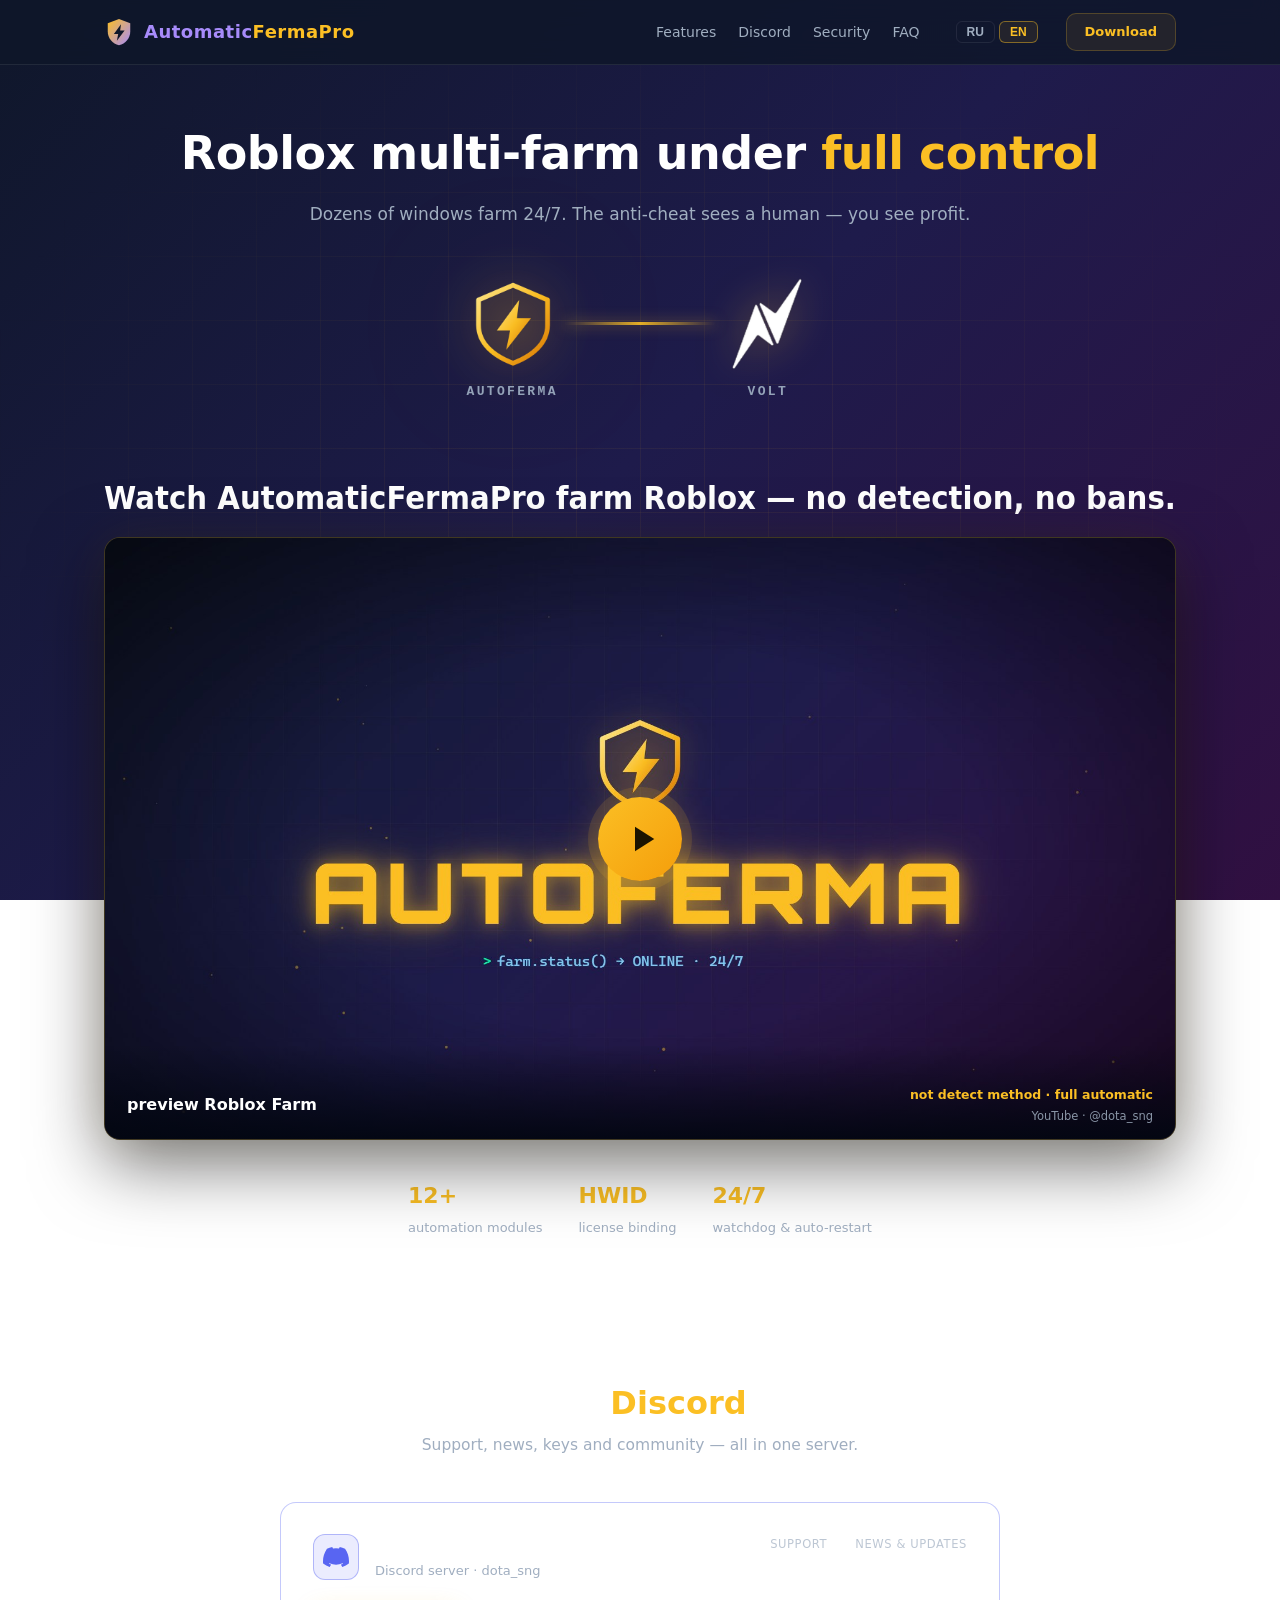
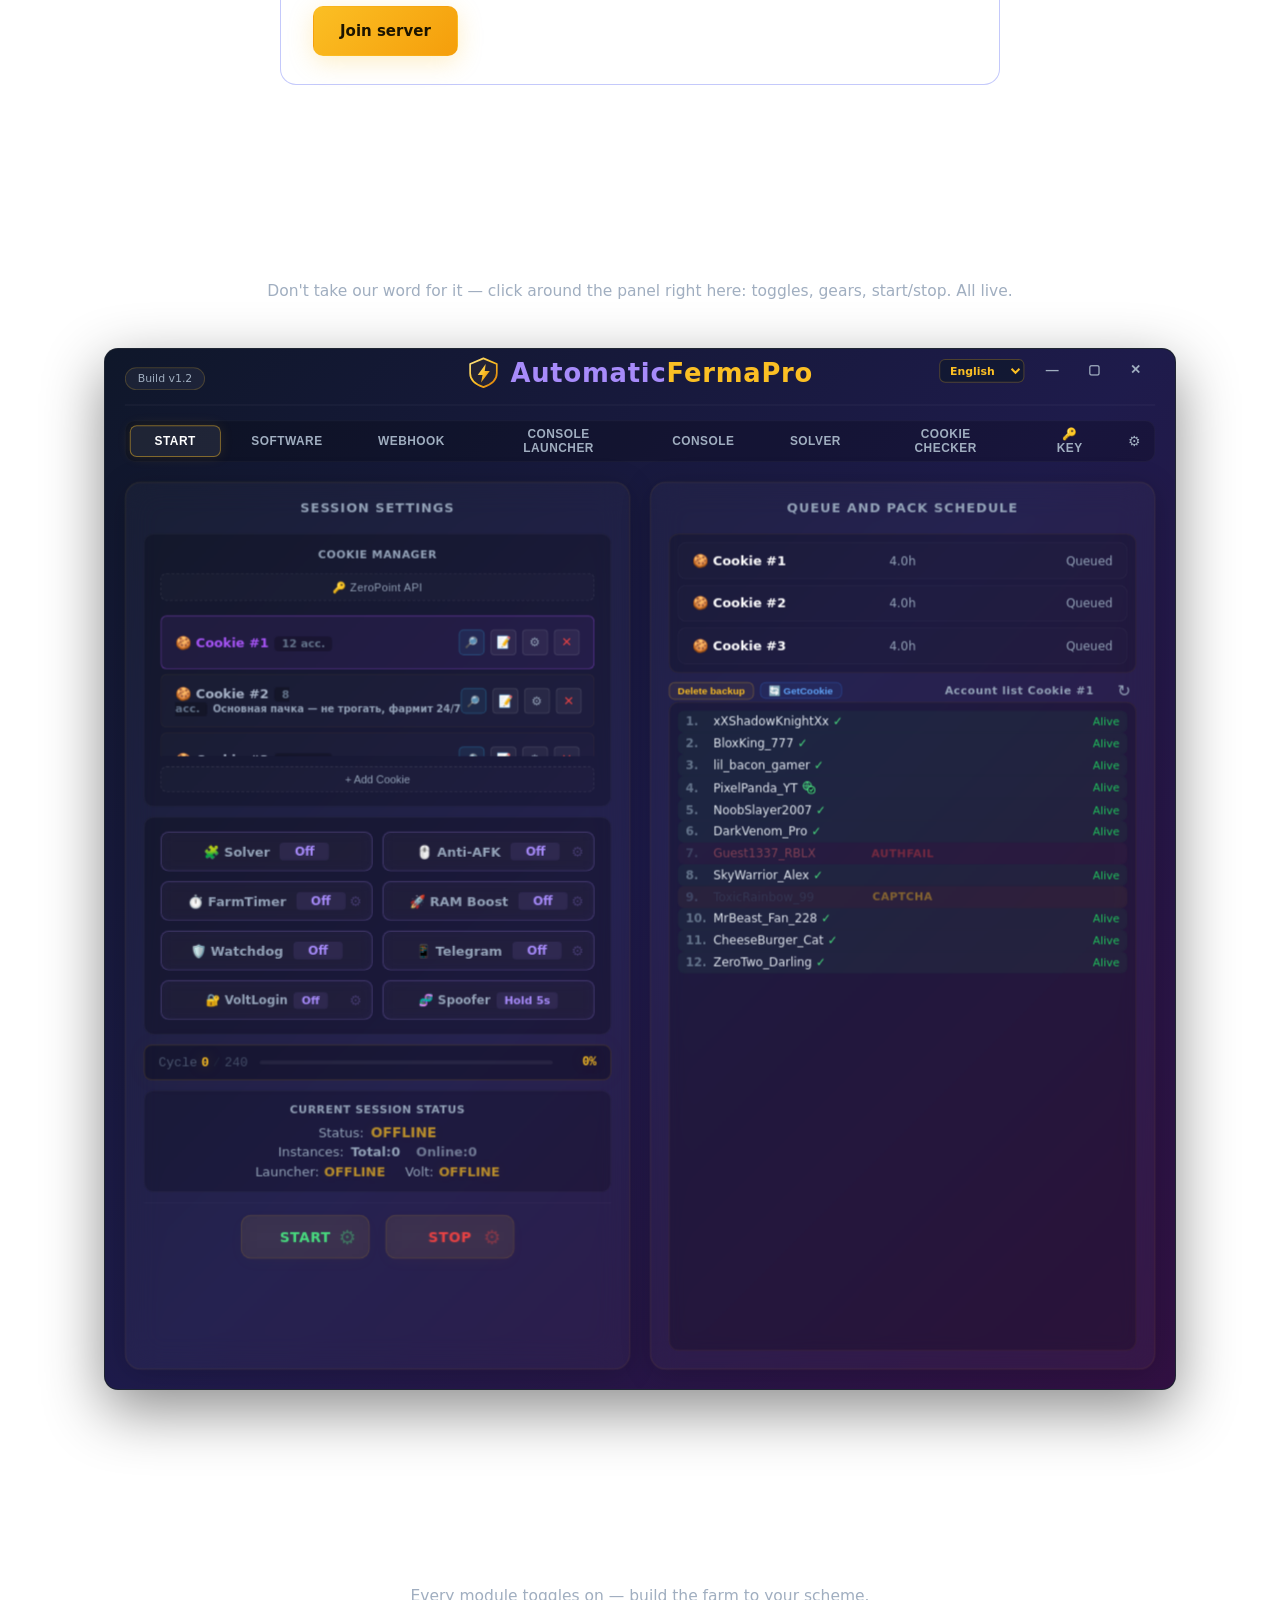
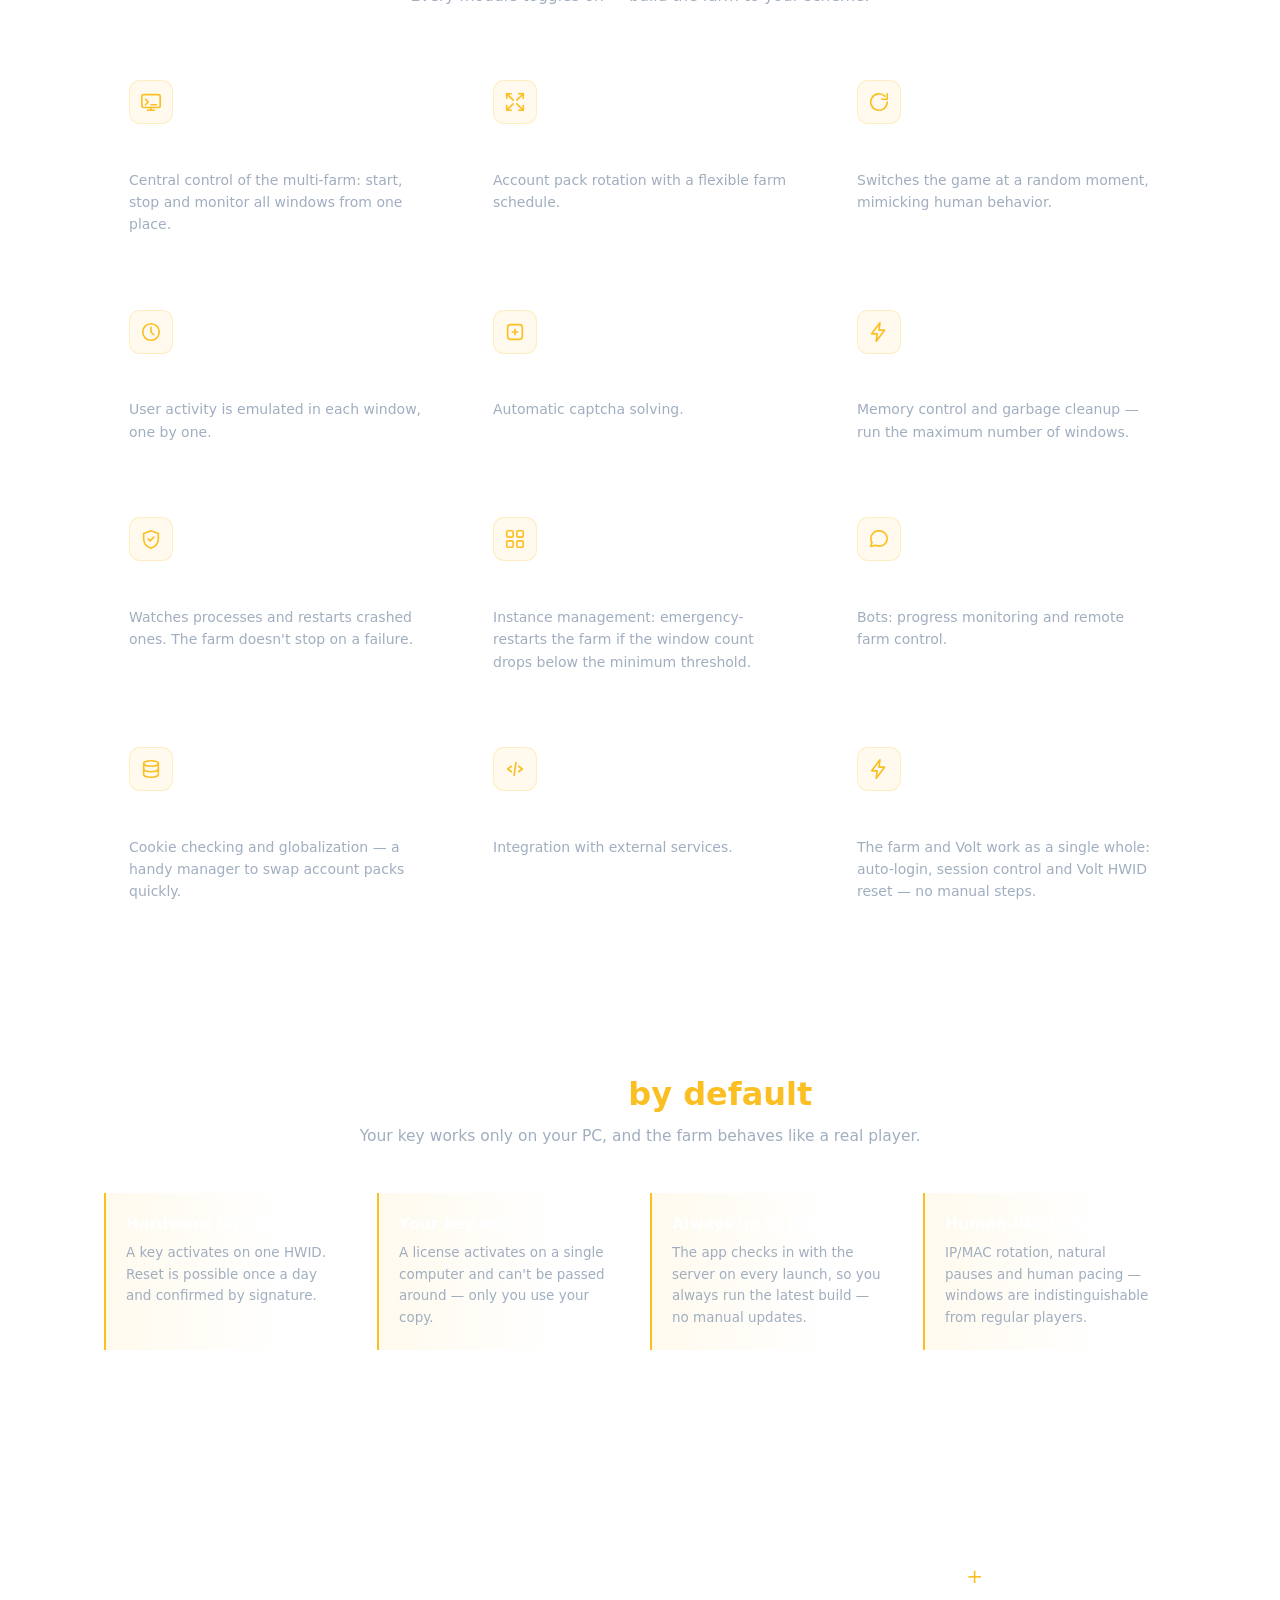
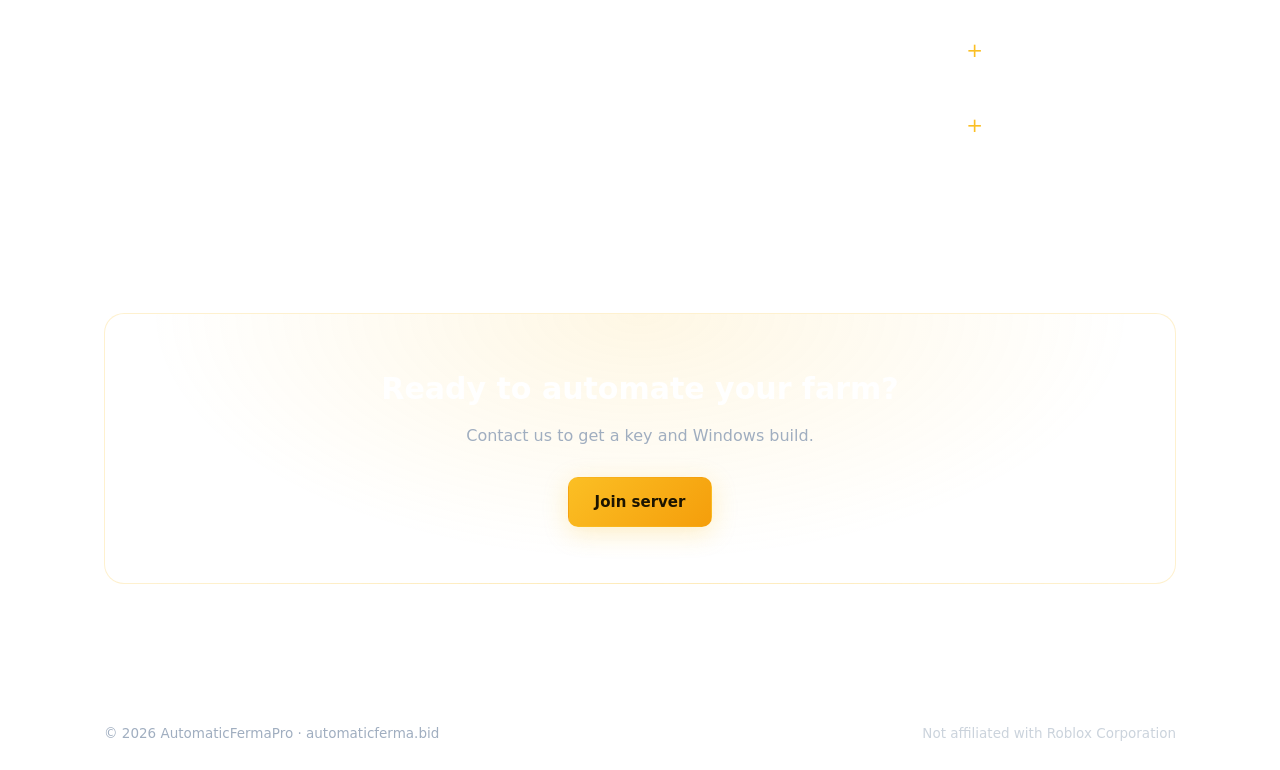
<file: index.html>
<!DOCTYPE html>
<html lang="ru">
<head>
  <meta charset="UTF-8">
  <meta name="viewport" content="width=device-width, initial-scale=1.0">
  <title>AutomaticFermaPro — управление мульти-фермой Roblox</title>
  <meta name="description" content="AutomaticFermaPro: мульти-ферма Roblox под полным контролем — Smart-Swap, Anti-AFK, Solver, Watchdog, Discord/Telegram-боты. Discord-сервер поддержки.">
  <link rel="icon" href="data:image/svg+xml,%3Csvg xmlns='http://www.w3.org/2000/svg' viewBox='0 0 48 48'%3E%3Cdefs%3E%3ClinearGradient id='g' x1='0' y1='0' x2='1' y2='1'%3E%3Cstop offset='0' stop-color='%23fbbf24'/%3E%3Cstop offset='1' stop-color='%23a78bfa'/%3E%3C/linearGradient%3E%3C/defs%3E%3Cpath d='M24 3 42 10v13c0 11-7.6 19.4-18 22C13.6 42.4 6 34 6 23V10Z' fill='url(%23g)'/%3E%3Cpath d='M27.2 11.5 15.8 27.2h6.9L20.6 38l12.4-16.4h-7.2l1.4-10.1Z' fill='%230f172a'/%3E%3C/svg%3E">
  <link rel="stylesheet" href="style.css">
</head>
<body>

  <header class="topbar">
    <div class="container topbar-inner">
      <a class="brand" href="#top">
        <svg class="brand-emblem" viewBox="0 0 48 48" aria-hidden="true">
          <defs>
            <linearGradient id="afGrad" x1="0" y1="0" x2="1" y2="1">
              <stop offset="0" stop-color="#fbbf24"/>
              <stop offset="1" stop-color="#a78bfa"/>
            </linearGradient>
          </defs>
          <path d="M24 3 42 10v13c0 11-7.6 19.4-18 22C13.6 42.4 6 34 6 23V10Z" fill="url(#afGrad)"/>
          <path d="M27.2 11.5 15.8 27.2h6.9L20.6 38l12.4-16.4h-7.2l1.4-10.1Z" fill="#0f172a"/>
        </svg>
        <span class="brand-name">Automatic<em>FermaPro</em></span>
      </a>
      <nav class="nav">
        <a href="#features" data-i18n="nav.features">Возможности</a>
        <a href="#discord" data-i18n="nav.status">Discord</a>
        <a href="#security" data-i18n="nav.security">Безопасность</a>
        <a href="#faq" data-i18n="nav.faq">FAQ</a>
      </nav>
      <div class="lang-switch" role="group" aria-label="Language">
        <button class="lang-btn" type="button" data-lang="ru">RU</button>
        <button class="lang-btn" type="button" data-lang="en">EN</button>
      </div>
      <a class="btn btn-ghost btn-sm" href="#download" data-i18n="nav.download">Скачать</a>
    </div>
  </header>

  <main id="top">

    <!-- ============ HERO ============ -->
    <section class="hero">
      <div class="container hero-inner">
        <div class="hero-text">
          <div class="hero-title-row">
            <h1 data-i18n-html="hero.title">Мульти-ферма Roblox под <span class="amber">полным контролем</span></h1>
          </div>
          <p class="lead" data-i18n="hero.lead">
            Десятки окон фармят 24/7. Античит видит человека — ты видишь прибыль.
          </p>
          <div class="connect-banner" id="connect-banner">
            <div class="cb-scene cb-volt active">
              <div class="cb-logos">
                <div class="cb-logo cb-auto">
                  <img class="cb-auto-icon" src="assets/autofarma-icon.png" alt="AUTOFERMA">
                  <span class="cb-name">AUTOFERMA</span>
                </div>
                <div class="cb-line"><span class="cb-pulse"></span></div>
                <div class="cb-logo cb-partner cb-partner-square">
                  <img src="assets/volt.png" alt="Volt">
                  <span class="cb-name">VOLT</span>
                </div>
              </div>
              <div class="cb-caption-wrap"><div class="cb-caption">FULL COMPATIBILITY</div></div>
              <div class="cb-flash"></div>
            </div>

            <div class="cb-scene cb-zp">
              <div class="cb-logos">
                <div class="cb-logo cb-auto">
                  <img class="cb-auto-icon" src="assets/autofarma-icon.png" alt="AUTOFERMA">
                  <span class="cb-name">AUTOFERMA</span>
                </div>
                <div class="cb-line"><span class="cb-pulse"></span></div>
                <div class="cb-logo cb-partner cb-partner-wide">
                  <img src="assets/zeropoint-logo.png" alt="ZeroPoint">
                  <span class="cb-name">ZEROPOINT</span>
                </div>
              </div>
              <div class="cb-caption-wrap"><div class="cb-caption">FULL INTEGRATION</div></div>
              <div class="cb-flash"></div>
            </div>
          </div>
        </div>
      </div>
    </section>

    <!-- ============ VIDEO ============ -->
    <section class="section" id="video">
      <div class="container">
        <div class="video-wrap">
          <svg class="video-title-svg" viewBox="0 0 1080 44" preserveAspectRatio="xMidYMid meet" role="heading" aria-level="2">
            <text x="0" y="33" textLength="1080" lengthAdjust="spacingAndGlyphs" data-i18n="video.title">Смотри, как AutomaticFermaPro фармит Roblox — без детекта и банов.</text>
          </svg>

        <div class="video-frame" id="video-frame" data-youtube="x-FTnFSNeW4" role="button" tabindex="0" aria-label="Смотреть видео">
          <img class="video-thumb" src="assets/video-poster.jpg" alt="preview Roblox Farm (not detect method)" loading="lazy">
          <span class="video-caption">
            <b data-i18n="video.caption.title">preview Roblox Farm</b>
            <span class="video-caption-sub">
              <span data-i18n="video.caption.sub">не детект метод · полный автоматик</span>
              <span class="video-caption-channel">YouTube · @dota_sng</span>
            </span>
          </span>
          <span class="video-play" aria-hidden="true">
            <svg viewBox="0 0 24 24" fill="currentColor"><path d="M8 5v14l11-7z"/></svg>
          </span>
        </div>

        <div class="hero-stats video-stats">
          <div class="stat"><b data-i18n="hero.stat1.value">12+</b><span data-i18n="hero.stat1.label">модулей автоматизации</span></div>
          <div class="stat"><b data-i18n="hero.stat2.value">HWID</b><span data-i18n="hero.stat2.label">привязка лицензии</span></div>
          <div class="stat"><b data-i18n="hero.stat3.value">24/7</b><span data-i18n="hero.stat3.label">watchdog и автоперезапуск</span></div>
        </div>
        </div>
      </div>
    </section>

    <!-- ============ DISCORD ============ -->
    <section class="section" id="discord">
      <div class="container">
        <h2 class="section-title" data-i18n-html="discord.title">Наш <span class="amber">Discord</span></h2>
        <p class="section-sub" data-i18n="discord.sub">Поддержка, новости, ключи и комьюнити — всё в одном сервере.</p>

        <div class="discord-card">
          <div class="discord-card-main">
            <span class="discord-logo" aria-hidden="true">
              <svg viewBox="0 0 24 24" fill="currentColor"><path d="M20.317 4.37a19.791 19.791 0 00-4.885-1.515.074.074 0 00-.079.037c-.21.375-.444.865-.608 1.25a18.27 18.27 0 00-5.487 0 12.64 12.64 0 00-.617-1.25.077.077 0 00-.079-.037A19.736 19.736 0 003.677 4.37a.07.07 0 00-.032.027C.533 9.046-.32 13.58.099 18.058a.082.082 0 00.031.056 19.9 19.9 0 005.993 3.03.078.078 0 00.084-.028 14.09 14.09 0 001.226-1.994.076.076 0 00-.041-.106 13.107 13.107 0 01-1.872-.892.077.077 0 01-.008-.128 10.2 10.2 0 00.372-.291.074.074 0 01.077-.01c3.928 1.793 8.18 1.793 12.062 0a.074.074 0 01.078.01c.12.098.246.198.373.292a.077.077 0 01-.006.127 12.3 12.3 0 01-1.873.892.077.077 0 00-.041.107c.36.698.772 1.362 1.225 1.993a.076.076 0 00.084.028 19.84 19.84 0 006.002-3.03.077.077 0 00.032-.054c.5-5.177-.838-9.674-3.549-13.66a.061.061 0 00-.031-.03z"/></svg>
            </span>
            <div>
              <div class="discord-name">AUTOBLOXTM | Full Automatic.</div>
              <div class="discord-sub-line" data-i18n="discord.server">Discord-сервер · dota_sng</div>
            </div>
          </div>
          <div class="discord-card-meta">
            <div class="meta-item"><span class="meta-key" data-i18n="discord.support.key">Поддержка</span><span class="meta-val">24/7</span></div>
            <div class="meta-item"><span class="meta-key" data-i18n="discord.news.key">Новости и апдейты</span><span class="meta-val" data-i18n="discord.news.val">первыми</span></div>
          </div>
          <a class="btn btn-amber" href="https://discord.gg/HTYQ2FUk6D" target="_blank" rel="noopener" data-i18n="discord.join">Присоединиться</a>
        </div>
      </div>
    </section>

    <!-- ============ DEMO ============ -->
    <section class="section" id="demo">
      <div class="container">
        <h2 class="section-title" data-i18n="demo.title">Интерактивное демо</h2>
        <p class="section-sub" data-i18n="demo.sub">Не верь на слово — пощёлкай панель прямо здесь: тумблеры, шестерёнки, старт/стоп. Всё живое.</p>
        <div class="demo-frame-wrap">
          <iframe class="demo-frame" src="demo.html" title="Demo" loading="lazy"></iframe>
        </div>
      </div>
    </section>

    <!-- ============ FEATURES ============ -->
    <section class="section" id="features">
      <div class="container">
        <h2 class="section-title" data-i18n="features.title">Что внутри</h2>
        <p class="section-sub" data-i18n="features.sub">Каждый модуль включается тумблером — ферма собирается под вашу схему.</p>

        <div class="features-grid">

          <article class="feature-card">
            <div class="feature-icon">
              <svg viewBox="0 0 24 24" fill="none" stroke="currentColor" stroke-width="1.8" stroke-linecap="round" stroke-linejoin="round"><rect x="2" y="4" width="20" height="14" rx="2"/><path d="M8 21h8M12 18v3M6 9l3 3-3 3M12 15h6"/></svg>
            </div>
            <h3 data-i18n="feature.yummyauto.title">Console launcher</h3>
            <p data-i18n="feature.yummyauto.text">Центральное управление мульти-фермой: запуск, остановка и контроль всех окон из одного места.</p>
          </article>

          <article class="feature-card">
            <div class="feature-icon">
              <svg viewBox="0 0 24 24" fill="none" stroke="currentColor" stroke-width="1.8" stroke-linecap="round" stroke-linejoin="round"><path d="M16 3h5v5M21 3l-7 7M8 21H3v-5M3 21l7-7M16 21h5v-5M21 21l-7-7M8 3H3v5M3 3l7 7"/></svg>
            </div>
            <h3 data-i18n="feature.smartswap.title">Smart-Swap</h3>
            <p data-i18n="feature.smartswap.text">Ротация пачек аккаунтов, гибкая настройка графика фарма.</p>
          </article>

          <article class="feature-card">
            <div class="feature-icon">
              <svg viewBox="0 0 24 24" fill="none" stroke="currentColor" stroke-width="1.8" stroke-linecap="round" stroke-linejoin="round"><path d="M21 12a9 9 0 1 1-2.64-6.36"/><path d="M21 3v6h-6"/></svg>
            </div>
            <h3 data-i18n="feature.placeid.title">Смена PlaceID</h3>
            <p data-i18n="feature.placeid.text">Переключение игры в рандомный момент, имитируя человеческое поведение.</p>
          </article>

          <article class="feature-card">
            <div class="feature-icon">
              <svg viewBox="0 0 24 24" fill="none" stroke="currentColor" stroke-width="1.8" stroke-linecap="round" stroke-linejoin="round"><circle cx="12" cy="12" r="9"/><path d="M12 7v5l3 3"/></svg>
            </div>
            <h3 data-i18n="feature.antiafk.title">Anti-AFK</h3>
            <p data-i18n="feature.antiafk.text">Поочерёдно в каждом окне имитируется активность пользователя.</p>
          </article>

          <article class="feature-card">
            <div class="feature-icon">
              <svg viewBox="0 0 24 24" fill="none" stroke="currentColor" stroke-width="1.8" stroke-linecap="round" stroke-linejoin="round"><rect x="4" y="4" width="16" height="16" rx="3"/><path d="M9 12h6M12 9v6"/></svg>
            </div>
            <h3 data-i18n="feature.solver.title">Solver</h3>
            <p data-i18n="feature.solver.text">Автоматическое прохождение капчи.</p>
          </article>

          <article class="feature-card">
            <div class="feature-icon">
              <svg viewBox="0 0 24 24" fill="none" stroke="currentColor" stroke-width="1.8" stroke-linecap="round" stroke-linejoin="round"><path d="M13 2 4 14h6l-1 8 9-12h-6l1-8z"/></svg>
            </div>
            <h3 data-i18n="feature.ramboost.title">RAM Boost</h3>
            <p data-i18n="feature.ramboost.text">Контроль памяти, очистка от мусора — позволяет запустить максимальное количество окон.</p>
          </article>

          <article class="feature-card">
            <div class="feature-icon">
              <svg viewBox="0 0 24 24" fill="none" stroke="currentColor" stroke-width="1.8" stroke-linecap="round" stroke-linejoin="round"><path d="M12 3 20 6v6c0 5-3.4 8.4-8 10-4.6-1.6-8-5-8-10V6l8-3z"/><path d="M9 12l2 2 4-4"/></svg>
            </div>
            <h3 data-i18n="feature.watchdog.title">Watchdog</h3>
            <p data-i18n="feature.watchdog.text">Наблюдает за процессами и перезапускает упавшее. Ферма не останавливается из-за сбоя.</p>
          </article>

          <article class="feature-card">
            <div class="feature-icon">
              <svg viewBox="0 0 24 24" fill="none" stroke="currentColor" stroke-width="1.8" stroke-linecap="round" stroke-linejoin="round"><rect x="3" y="3" width="7" height="7" rx="1.5"/><rect x="14" y="3" width="7" height="7" rx="1.5"/><rect x="3" y="14" width="7" height="7" rx="1.5"/><rect x="14" y="14" width="7" height="7" rx="1.5"/></svg>
            </div>
            <h3 data-i18n="feature.instsans.title">Instsans Control</h3>
            <p data-i18n="feature.instsans.text">Управление инстансами: аварийно перезапустит ферму, если количество окон снизится до минимального порога.</p>
          </article>

          <article class="feature-card">
            <div class="feature-icon">
              <svg viewBox="0 0 24 24" fill="none" stroke="currentColor" stroke-width="1.8" stroke-linecap="round" stroke-linejoin="round"><path d="M21 11.5a8.4 8.4 0 0 1-8.5 8.3c-1.4 0-2.8-.3-4-1L3 20l1.3-4.4a8.1 8.1 0 0 1-1.3-4.1A8.4 8.4 0 0 1 11.5 3.2 8.4 8.4 0 0 1 21 11.5z"/></svg>
            </div>
            <h3 data-i18n="feature.discord.title">Discord и Telegram</h3>
            <p data-i18n="feature.discord.text">Боты: мониторинг прогресса и удалённое управление фермой.</p>
          </article>

          <article class="feature-card">
            <div class="feature-icon">
              <svg viewBox="0 0 24 24" fill="none" stroke="currentColor" stroke-width="1.8" stroke-linecap="round" stroke-linejoin="round"><ellipse cx="12" cy="6" rx="8" ry="3"/><path d="M4 6v6c0 1.7 3.6 3 8 3s8-1.3 8-3V6"/><path d="M4 12v6c0 1.7 3.6 3 8 3s8-1.3 8-3v-6"/></svg>
            </div>
            <h3 data-i18n="feature.cookies.title">Cookie Manager</h3>
            <p data-i18n="feature.cookies.text">Проверка и глобализация куки, удобный менеджер позволяет быстро менять пачки аккаунтов.</p>
          </article>

          <article class="feature-card">
            <div class="feature-icon">
              <svg viewBox="0 0 24 24" fill="none" stroke="currentColor" stroke-width="1.8" stroke-linecap="round" stroke-linejoin="round"><path d="M8 9l-4 3 4 3M16 9l4 3-4 3M13 5l-2 14"/></svg>
            </div>
            <h3 data-i18n="feature.zeropoint.title">ZeroPoint API</h3>
            <p data-i18n="feature.zeropoint.text">Интеграция с внешними сервисами.</p>
          </article>

                    <article class="feature-card">
            <div class="feature-icon">
              <svg viewBox="0 0 24 24" fill="none" stroke="currentColor" stroke-width="1.8" stroke-linecap="round" stroke-linejoin="round"><path d="M13 2 4 14h6l-1 8 9-12h-6l1-8z"/></svg>
            </div>
            <h3 data-i18n="feature.volt.title">Полная совместимость с Volt</h3>
            <p data-i18n="feature.volt.text">Ферма и Volt работают как единое целое: автологин, контроль сессии и сброс HWID Volt — без ручных действий.</p>
          </article>

        </div>
      </div>
    </section>

    <!-- ============ SECURITY ============ -->
    <section class="section" id="security">
      <div class="container">
        <h2 class="section-title" data-i18n-html="security.title">Безопасность <span class="amber">по умолчанию</span></h2>
        <p class="section-sub" data-i18n="security.sub">Ключ работает только на вашем ПК, а ферма ведёт себя как живой игрок.</p>

        <div class="security-grid">
          <div class="security-item">
            <h4 data-i18n="security.hwid.title">Привязка к железу</h4>
            <p data-i18n="security.hwid.text">Ключ активируется на один HWID. Сброс возможен раз в сутки и подтверждается подписью.</p>
          </div>
          <div class="security-item">
            <h4 data-i18n="security.noforge.title">Ключ только ваш</h4>
            <p data-i18n="security.noforge.text">Лицензия активируется на одном компьютере и не передаётся дальше — вашей копией пользуетесь только вы.</p>
          </div>
          <div class="security-item">
            <h4 data-i18n="security.nocrack.title">Всегда актуальная версия</h4>
            <p data-i18n="security.nocrack.text">Приложение сверяется с сервером при каждом запуске, поэтому вы работаете на последней сборке без ручных обновлений.</p>
          </div>
          <div class="security-item">
            <h4 data-i18n="security.careful.title">Живое поведение</h4>
            <p data-i18n="security.careful.text">Ротация IP/MAC, естественные паузы и человеческий ритм — окна неотличимы от обычных игроков.</p>
          </div>
        </div>
      </div>
    </section>

    <!-- ============ FAQ ============ -->
    <section class="section" id="faq">
      <div class="container container-narrow">
        <h2 class="section-title" data-i18n="faq.title">Частые вопросы</h2>

        <details class="faq-item">
          <summary data-i18n="faq.q1">Как получить доступ?</summary>
          <p data-i18n="faq.a1">Приложение активируется по ключам. Создайте тикет в Discord, чтобы получить ключ, введите его при первом запуске — лицензия привяжется к вашему ПК.</p>
        </details>
        <details class="faq-item">
          <summary data-i18n="faq.q2">Что делать при смене компьютера?</summary>
          <p data-i18n="faq.a2">В приложении есть сброс HWID — раз в сутки, с подтверждением подписью. Новая машина подхватит лицензию.</p>
        </details>
        <details class="faq-item">
          <summary data-i18n="faq.q4">Сколько окон можно держать?</summary>
          <p data-i18n="faq.a4">Ограничение — только ресурсы вашего ПК. RAM Boost и Watchdog помогают запустить на вашем устройстве максимальное количество окон.</p>
        </details>
      </div>
    </section>

    <!-- ============ DOWNLOAD / CTA ============ -->
    <section class="section" id="download">
      <div class="container">
        <div class="cta-card">
          <h2 data-i18n="download.title">Готовы автоматизировать ферму?</h2>
          <p data-i18n="download.sub">Свяжитесь с нами, чтобы получить ключ и сборку для Windows.</p>
          <div class="hero-actions">
          <a class="btn btn-amber" href="https://discord.gg/HTYQ2FUk6D" target="_blank" rel="noopener" data-i18n="discord.join">Присоединиться</a>
          </div>
        </div>
      </div>
    </section>

  </main>

  <footer class="footer">
    <div class="container footer-inner">
      <span data-i18n="footer.copy">© 2026 AutomaticFermaPro · automaticferma.bid</span>
      <span class="footer-dim" data-i18n="footer.dim">Не аффилировано с Roblox Corporation</span>
    </div>
  </footer>

  <script src="script.js"></script>
</body>
</html>
</file>
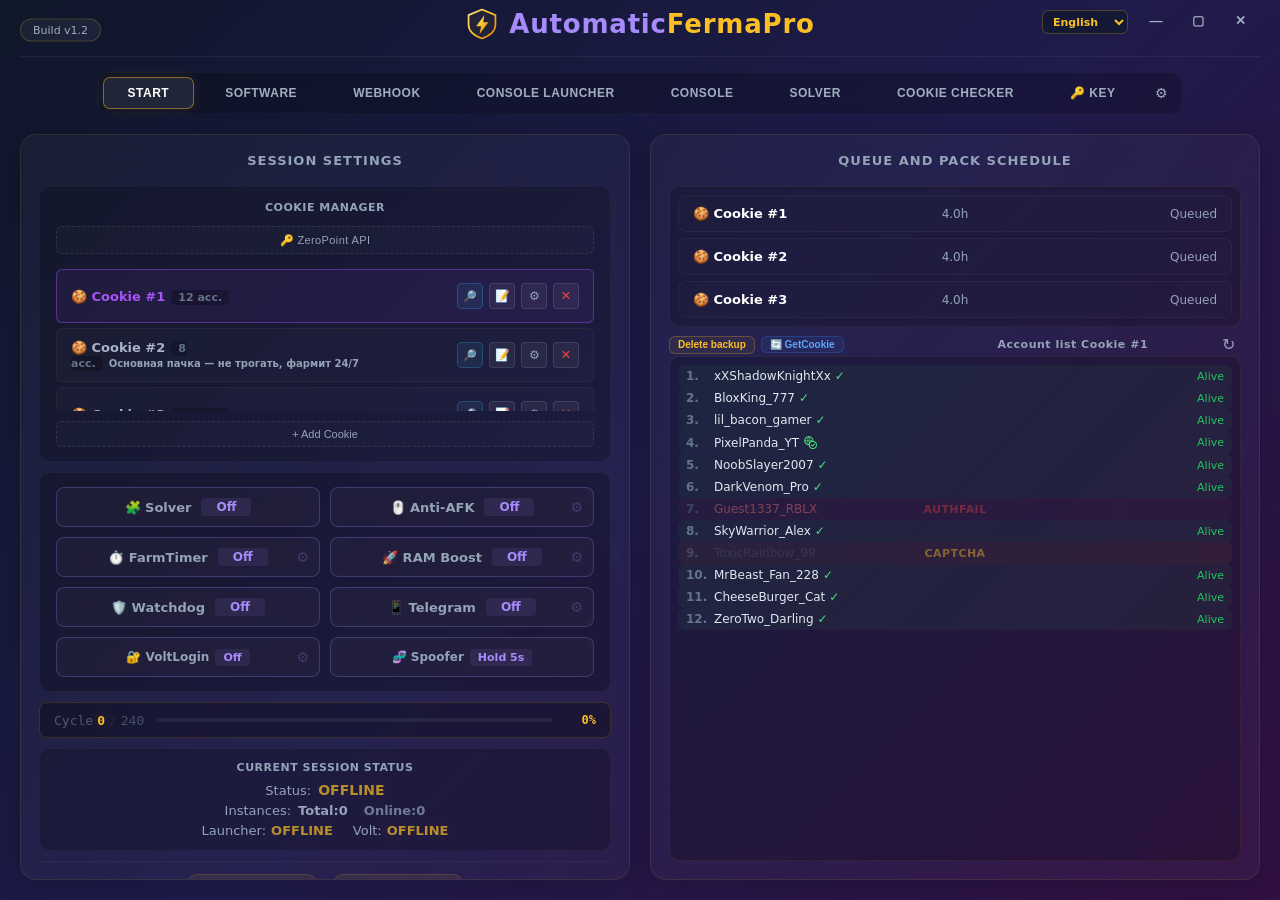
<file: demo.html>
<!DOCTYPE html>
<html lang="ru">
<head>
    <meta charset="UTF-8">
    <!-- 🛡️ CSP: страница не должна исполнять сторонние/инъецированные скрипты
         (окно работает с nodeIntegration, поэтому XSS = RCE).
         Инлайн-скрипты разрешены только по nonce, инлайн-обработчики
         событий (onclick/onerror) заблокированы. -->
    <meta http-equiv="Content-Security-Policy" content="default-src 'none'; script-src 'self' file: 'nonce-ferma-inline-2026'; style-src 'self' file: 'unsafe-inline'; img-src 'self' file: data: blob:; font-src 'self' file: data:; media-src 'self' file: data: blob:; connect-src 'self' file: data: blob:; object-src 'none'; base-uri 'none'; form-action 'none';">
    <title>AutomaticFerma Pro</title>
    <link rel="stylesheet" href="app-style.css">
    <link rel="stylesheet" href="discord-styles.css">
    <link rel="stylesheet" href="modules/cookie-checker/styles-scoped.css">
</head>
<body>

    <!-- 🪟 ШАПКА = СВОЯ СТРОКА ЗАГОЛОВКА WINDOWS (drag + свои кнопки) -->
    <div class="header app-titlebar">
        <div class="app-titlebar-drag">
            <svg class="brand-emblem" viewBox="0 0 48 48" xmlns="http://www.w3.org/2000/svg" aria-hidden="true">
                <defs>
                    <linearGradient id="afGrad" x1="0" y1="0" x2="1" y2="1">
                        <stop offset="0%" stop-color="#fde68a"/>
                        <stop offset="50%" stop-color="#fbbf24"/>
                        <stop offset="100%" stop-color="#d97706"/>
                    </linearGradient>
                </defs>
                <path d="M24 3.5 43 11.5v13.2c0 9.4-7.6 15.9-19 19.8-11.4-3.9-19-10.4-19-19.8V11.5L24 3.5Z"
                      fill="rgba(251,191,36,0.06)" stroke="url(#afGrad)" stroke-width="2.4" stroke-linejoin="round"/>
                <path d="M27.2 11.5 15.8 27.2h6.9L20.6 38l12.4-16.4h-7.2l1.4-10.1Z" fill="url(#afGrad)"/>
            </svg>
            <h1 id="app-main-title">Automatic<em>FermaPro</em></h1>
        </div>
        <span class="app-ver">Build v1.2</span>
        <div class="app-titlebar-controls">
            <select id="lang-select" class="lang-select" data-tooltip="Language">
                <option value="ru">Русский</option>
                <option value="en">English</option>
            </select>
            <button class="titlebar-btn" id="titlebar-min" data-tooltip="Свернуть">—</button>
            <button class="titlebar-btn" id="titlebar-max" data-tooltip="Развернуть / восстановить">▢</button>
            <button class="titlebar-btn titlebar-btn-close" id="titlebar-close" data-tooltip="Закрыть">✕</button>
        </div>
    </div>

    <div class="tabs-nav">
        <button class="tab-btn active" id="menu-btn-start">Start</button>
        <button class="tab-btn" id="menu-btn-software">SoftWare</button>
        <button class="tab-btn" id="menu-btn-webhook">WebHook</button>
        <button class="tab-btn" id="menu-btn-yummy">Console Launcher</button>
        <button class="tab-btn" id="menu-btn-console">Console</button>
        <button class="tab-btn" id="menu-btn-solver">Solver</button>
        <button class="tab-btn" id="menu-btn-cookiechecker">Cookie Checker</button>
        <button class="tab-btn" id="menu-btn-license">🔑 Key</button>
        <button class="tab-gear" id="tabs-gear-btn" title="Скрыть вкладки">⚙</button>
    </div>
    <div id="tabs-gear-menu" class="tabs-gear-menu" style="display: none;"></div>

    <!-- ===== ВКЛАДКА START ===== -->
    <div id="block-start" class="tab-content active">
        <div class="grid">
            <div class="card" style="justify-content: flex-start;">
                <h3>Параметры сессии</h3>
                <!-- flex: 1 убран: колонка больше не растягивается, поэтому
                     кнопки СТАРТ/СТОП не отталкиваются к низу карточки -->
                <div style="display: flex; flex-direction: column; width: 100%; box-sizing: border-box;">
                    <div class="cookie-manager-wrapper" id="cookie-manager-wrapper">
                        <div class="cookie-manager-header">
                            <span class="cookie-manager-title">COOKIE МЕНЕДЖЕР</span>
                        </div>
                        <button class="btn-zeropoint" id="btn-zeropoint" data-tooltip="ZeroPoint: API-ключи (Cookie Checker / ZeroUnlock / GetCookie / ZeroSolver)">🔑 ZeroPoint API</button>
                        <div class="cookie-packs-list" id="cookie-packs-list"></div>
                        <button class="btn-create-new-pack-short" id="btn-add-pack">+ Добавить Cookie</button>
                    </div>

                    <div class="controls-panel-wrapper">
                        <div class="controls-row">
                            <button class="mod-btn mod-btn-off mod-btn-no-gear" id="btn-toggle-solver-mini" data-tooltip="Решатель капчи">
                                <span class="mod-label">🧩 Solver</span>
                                <span class="mod-state">Off</span>
                                <span class="mod-gear">⚙</span>
                            </button>
                            <button class="mod-btn mod-btn-off" id="btn-toggle-antiafk-mini" data-tooltip="Эмитирует человека">
                                <span class="mod-label">🖱️ Anti-AFK</span>
                                <span class="mod-state">Off</span>
                                <span class="mod-gear" id="gear-antiafk">⚙</span>
                            </button>
                        </div>
                        <div class="controls-row">
                            <button class="mod-btn mod-btn-off" id="btn-toggle-farmtimer-mini" data-tooltip="Многофункциональный модуль для настройки режимов фарма">
                                <span class="mod-label">⏱️ FarmTimer</span>
                                <span class="mod-state">Off</span>
                                <span class="mod-gear" id="gear-farmtimer">⚙</span>
                            </button>
                            <button class="mod-btn mod-btn-off" id="btn-toggle-ramboost-mini" data-tooltip="Очищает мусор из RAM">
                                <span class="mod-label">🚀 RAM Boost</span>
                                <span class="mod-state">Off</span>
                                <span class="mod-gear" id="gear-ramboost">⚙</span>
                            </button>
                        </div>
                        <div class="controls-row">
                            <button class="mod-btn mod-btn-off mod-btn-wide" id="btn-toggle-watchdog" data-tooltip="Перезапустит приложение, если оно зависнет или вылетит">
                                <span class="mod-label">🛡️ Watchdog</span>
                                <span class="mod-state">Off</span>
                            </button>
                            <button class="mod-btn mod-btn-telegram mod-btn-off" id="btn-toggle-telegram" data-tooltip="Подключи Телеграм бота, управляй фермой дистанционно">
                                <span class="mod-label">📱 Telegram</span>
                                <span class="mod-state">Off</span>
                                <span class="mod-gear" id="gear-telegram">⚙</span>
                            </button>
                        </div>
<div class="controls-row">
                            <button class="mod-btn mod-btn-off" id="btn-toggle-voltauth" data-tooltip="Следит за тем, чтобы VOLT не разлогинился (BETA)">
                                <span class="mod-label">🔐 VoltLogin</span>
                                <span class="mod-state">Off</span>
                                <span class="mod-gear" id="gear-voltauth">⚙</span>
                            </button>
                            <button class="mod-btn mod-btn-off mod-btn-spoofer" id="btn-spoofer" data-tooltip="Зажмите 5 секунд — полная чистка системы">
                                <span class="mod-label">🧬 Spoofer</span>
                                <span class="mod-state">Hold 5s</span>
                            </button>
                        </div>
                    </div>

                    <div class="status-bar-start">
                        <span class="label-wrap">
                            <span class="label">Цикл.</span>
                            <span class="time-current" id="status-pack-time-start">0</span>
                            <span class="time-separator">/</span>
                            <span class="time-total" id="status-pack-total-start">240</span>
                        </span>
                        <div class="progress-track">
                            <div class="progress-fill" id="status-progress-fill-start" style="width: 0%;"></div>
                        </div>
                        <span class="percent" id="status-percent-start">0%</span>
                    </div>

                    <div class="status-card" id="status-card">
                        <div class="status-card-header">
                            <span class="status-card-title">ТЕКУЩИЙ СТАТУС СЕАНСА</span>
                        </div>
                        <div class="status-card-body">
                            <div class="status-card-row">
                                <span class="status-card-label">Статус:</span>
                                <span class="status-card-value status-card-status status-offline" id="status-text-card">OFFLINE</span>
                            </div>
                            <div class="status-card-row-instances">
                                <span class="status-card-label-instances">Инстансы:</span>
                                <div class="status-card-instances">
                                    <span class="status-card-instance total">Total: <span id="status-roblox-total-card">0</span></span>
                                    <span class="status-card-instance online" id="status-online-label">
                                        Online: <span id="status-roblox-online-card">0</span>
                                    </span>
                                </div>
                            </div>
                            <div class="status-card-row-services">
                                <div class="status-card-service">
<span class="status-card-service-label">Louncher:</span>
<span class="status-card-service-value offline" id="status-yammi-card">OFFLINE</span>
                                </div>
                                <div class="status-card-service">
                                    <span class="status-card-service-label">Volt:</span>
                                    <span class="status-card-service-value offline" id="status-volt-card">OFFLINE</span>
                                </div>
                            </div>
                        </div>
                    </div>

                    <div style="display: none;" id="solver-bottom-center">
                        <button class="toggle-switch-btn state-off" id="btn-toggle-solver" style="width: 100%; max-width: 220px;">Solver Off</button>
                    </div>
                </div>

                <div class="btn-actions-centered glass-actions">
                    <button class="btn-glass btn-glass-start" id="btn-start-farm">
                        <span class="btn-glass-icon">▶️</span>
                        <span class="btn-glass-label">СТАРТ</span>
                        <span class="btn-glass-sub">Запустить ферму</span>
                        <span class="btn-start-gear" id="btn-start-gear" data-tooltip="Настройки запуска">⚙</span>
                    </button>
                    <button class="btn-glass btn-glass-stop" id="btn-stop-farm">
                        <span class="btn-glass-icon">⏹️</span>
                        <span class="btn-glass-label">СТОП</span>
                        <span class="btn-glass-sub">Остановить ферму</span>
                        <span class="btn-stop-gear" id="btn-stop-gear" data-tooltip="Настройки остановки">⚙</span>
                    </button>
                </div>
            </div>

            <div style="display: flex; flex-direction: column; height: 100%;">
                <div class="card" style="flex: 1; min-height: 100%; display: flex; flex-direction: column;">
                    <h3>Очередь и расписание пачек</h3>
                    <div class="queue-container" id="queue-packs-container" style="max-height: 192px; overflow-y: auto; flex: 0 0 auto;">
                        <div class="queue-empty-msg">Добавьте пачки куки, чтобы увидеть queue</div>
                    </div>
                    <div style="display: flex; align-items: center; gap: 6px; margin-top: 6px;">
                        <button class="btn-clear-cookie-backup" id="btn-clear-cookie-backups" data-tooltip="Удалить бэкап куки только для аккаунтов выбранной пачки">Удалить бекап</button>
                        <button class="btn-get-cookie" id="btn-get-cookie" data-tooltip="Авторизует все аккаунты из списка, и глобализирует их">🔄 GetCookie</button>
                        <span id="getcookie-status" style="font-size: 10px; color: #94a3b8; min-width: 80px;"></span>
                        <h3 style="margin: 0; flex: 1; text-align: center; font-size: 11px; font-weight: 600; color: #94a3b8; text-transform: none; letter-spacing: 0.5px;">Список аккаунтов Cookie #<span id="accounts-pack-id">—</span></h3>
                        <button id="accounts-refresh-btn" data-tooltip="Обновить состояние" style="background: none; border: none; color: #94a3b8; cursor: pointer; font-size: 16px; padding: 2px 6px;">↻</button>
                    </div>
                    <div class="accounts-container" id="accounts-list-container" style="flex: 1; overflow-y: auto; background: rgba(0, 0, 0, 0.2); border: 1px solid rgba(251, 191, 36, 0.08); border-radius: 10px; padding: 8px; box-sizing: border-box; position: relative;">
                        <div class="queue-empty-msg">Нет данных</div>
                    </div>
                </div>
            </div>
        </div>
    </div>

    <!-- ===== ВКЛАДКА SOFTWARE ===== -->
    <div id="block-software" class="tab-content">
        <div style="display: flex; justify-content: center; align-items: center; height: 100%;">
            <div class="card" style="width: 100%; max-width: 600px; height: auto;">
                <h3>Пути к исполняемым файлам</h3>
                <div class="path-container">
                    <span style="font-size: 12px; color: #94a3b8; margin-bottom: 4px; margin-top: 8px;">Volt (tauri-app.exe)</span>
                    <div class="path-row">
                        <div class="path-input-wrapper">
                            <input type="text" id="path-volt-input" readonly placeholder="Путь не выбран...">
                            <div class="status-indicator" id="ind-volt">✗</div>
                        </div>
                        <button class="btn-browse" data-key="voltExe" data-input="path-volt-input">Выбрать файл</button>
                    </div>

                    <span style="font-size: 12px; color: #94a3b8; margin-bottom: 4px; margin-top: 8px;">Solver (app.exe / ZeroAutoSolve.Terminal.exe)</span>
                    <div class="path-row">
                        <div class="path-input-wrapper">
                            <input type="text" id="path-solver-input" readonly placeholder="Путь не выбран...">
                            <div class="status-indicator" id="ind-solver">✗</div>
                        </div>
                        <button class="btn-browse" data-key="solverDir" data-input="path-solver-input">Выбрать файл</button>
                    </div>
                </div>
            </div>
        </div>
    </div>

    <!-- ===== ВКЛАДКА WEBHOOK ===== -->
    <div id="block-webhook" class="tab-content">
        <div class="card discord-webhook-page">
            <h3>🤖 Discord WebHook — мониторинг аккаунтов</h3>
            <div class="discord-webhook-container">
                <div class="discord-subtabs">
                    <button class="discord-subtab active" data-filter="all" id="tab-all">📋 Все</button>
                    <button class="discord-subtab banned" data-filter="banned" id="tab-banned">
                        Banned
                        <span class="badge-banned" id="badge-banned">0</span>
                    </button>
                </div>
                <div class="discord-status-bar">
                    <span class="discord-status-label">⚙ СТАТУС:</span>
                    <span class="discord-status-icon offline" id="discord-status-icon">❌</span>
                    <span class="discord-status-spacer"></span>
                    <button class="discord-mod-btn discord-mod-off" id="btn-toggle-discord">
                        <span id="discord-mod-text">Подключить поток</span>
                        <span class="mod-gear" id="discord-gear-btn">⚙</span>
                    </button>
                </div>
                <div id="discord-tab-all" class="discord-tab-content active">
                    <div class="discord-tab-header">
                        <span class="discord-tab-title">📋 СПИСОК АККАУНТОВ</span>
                    </div>
                    <div class="discord-accounts-list" id="discord-accounts-list">
                        <div class="discord-empty-msg">Ожидание данных от Discord...</div>
                    </div>
                    <div class="discord-clear-buttons">
                        <button class="btn-clear-list" id="btn-clear-all-accounts">🗑️ Очистить список</button>
                    </div>
                </div>
                <div id="discord-tab-banned" class="discord-tab-content">
                    <!-- 🛑 Тумблер в едином стиле фермы (как в Smart-Swap) — сверху, перед списком -->
                    <div class="cleaner-row" style="margin-top: 0; margin-bottom: 12px;">
                        <div class="cleaner-info">
                            <div class="cleaner-label">Останавливать ферму при Shadow Ban</div>
                            <div class="cleaner-sub">
                                Если обнаружен бан — ферма остановится автоматически
                            </div>
                        </div>
                        <div class="cleaner-toggle" id="btn-discord-stop-on-ban"></div>
                    </div>
                    <div class="discord-tab-header">
                        <span class="discord-tab-title">🚫 БАН-ЛИСТ</span>
                    </div>
                    <div class="discord-accounts-list" id="discord-banned-list">
                        <div class="discord-empty-msg">Нет забаненных аккаунтов</div>
                    </div>
                    <div class="discord-clear-buttons">
                        <button class="btn-clear-list" id="btn-remove-banned-cookies" data-tooltip="Удалить куки всех аккаунтов из бан-листа из пачек (Pack*.txt)">🍪 Удалить куки забаненных из пачки</button>
                        <button class="btn-clear-list" id="btn-clear-banned">🗑️ Очистить бан-лист</button>
                    </div>
                </div>
            </div>
        </div>
    </div>

    <!-- ===== ВКЛАДКА CONSOLE ===== -->
    <div id="block-console" class="tab-content">
        <div class="card" style="height: 100%; position: relative;">
            <div style="display: flex; justify-content: space-between; align-items: center; margin-bottom: 10px; flex-shrink: 0;">
                <h3 style="margin: 0;" id="console-title">Основная консоль фермы</h3>
                <div style="display: flex; align-items: center; gap: 10px;">
                    <div id="dev-mode-block" style="display: flex; align-items: center; gap: 8px;" data-tooltip="Режим разработчика: весь вывод main-процесса, как в терминале VS Code">
                        <span style="font-size: 11px; color: #94a3b8; font-weight: 600; text-transform: uppercase; letter-spacing: 0.3px;">🛠️ Режим разработчика</span>
                        <div class="cleaner-toggle" id="btn-dev-mode"></div>
                    </div>
                    <div class="discord-clear-buttons" style="margin-top: 0;">
                        <button class="btn-clear-list" id="btn-clear-main-console">🗑️ Очистить консоль</button>
                        <button class="btn-clear-list" id="btn-clear-dev-console" style="display: none;">🗑️ Очистить</button>
                    </div>
                </div>
            </div>
            <div id="console-sticky-timers">
                <span class="label-wrap">
                    <span class="label">Цикл.</span>
                    <span class="time-current" id="sticky-pack-time">0</span>
                    <span class="time-separator">/</span>
                    <span class="time-total" id="sticky-time-total">240</span>
                </span>
                <div class="progress-track">
                    <div class="progress-fill" id="sticky-progress-fill" style="width: 0%;"></div>
                </div>
                <span class="percent" id="sticky-percent">0%</span>
            </div>
            <!-- Та же обёртка, что на вкладках WebHook/Yummy: низ ровный.
                 calc(100% - 83px): 35px шапки + ~38px блока таймеров + 10px отступ -->
            <div class="log-box-wrapper" id="console-log-wrapper" style="height: calc(100% - 83px); min-height: calc(100% - 83px); max-height: calc(100% - 83px); margin-bottom: 10px;">
                <div class="log-box" id="main-log-box">
                    <div class="log-entry"><span class="log-time">[system]</span> Ожидание системных событий фермы...</div>
                </div>
            </div>

            <!-- 🛠️ Консоль разработчика: весь вывод main-процесса, как в терминале -->
            <div class="log-box-wrapper" id="dev-log-wrapper" style="display: none; height: calc(100% - 83px); min-height: calc(100% - 83px); max-height: calc(100% - 83px); margin-bottom: 10px;">
                <div class="log-box dev-log" id="dev-log-box">
                    <div class="log-entry"><span class="dev-time">[dev]</span><span class="dev-lvl dev-lvl-log">Ожидание вывода main-процесса (console.log/warn/error)...</span></div>
                </div>
            </div>
        </div>
    </div>

    <!-- ===== ВКЛАДКА CONSOLE LAUNCHER ===== -->
    <div id="block-yummy" class="tab-content">
        <div class="card" style="height: 100%; position: relative; display: flex; flex-direction: column; gap: 8px;">
            <div style="display: flex; gap: 6px; align-items: center;">
            </div>
            <div style="display: flex; justify-content: space-between; align-items: center; gap: 8px; width: 100%;">
                <div style="display: flex; align-items: center; gap: 8px;">
                    <button id="cl-gear" type="button" style="font-size: 16px; background: transparent; border: none; color: #fbbf24; cursor: pointer; transition: transform 0.3s ease; padding: 0;">⚙</button>
                    <span id="cl-gear-label" class="settings-modal-title settings-modal-title-amber" style="font-size: 14px; cursor: pointer;">Настройка лаунчера</span>
                </div>
                <div style="display: flex; justify-content: flex-end; flex-shrink: 0;">
                    <button id="cl-arrange" type="button" class="mod-btn mod-btn-off" style="flex: 0; min-height: 28px; padding: 4px 12px; font-size: 12px; white-space: nowrap;">Сортировать окна</button>
                </div>
            </div>
            <div style="display: flex; gap: 8px; flex-shrink: 0;">
            </div>
            <div class="log-box-wrapper" style="flex: 1; min-height: 0;">
                <div class="log-box" id="cl-log-box">
                    <div class="log-entry"><span class="log-time">[system]</span> Console Launcher готов</div>
                </div>
            </div>
        </div>
    </div>

    <!-- ===== ВКЛАДКА SOLVER ===== -->
    <div id="block-solver" class="tab-content">
        <div class="card" style="height: 100%;">
            <div style="display: flex; justify-content: space-between; align-items: center; margin-bottom: 12px; flex-shrink: 0;">
                <h3 style="margin: 0;">Консоль SOLVER</h3>
                <div style="display: flex; align-items: center; gap: 8px;">
                    <div style="display: flex; align-items: center; gap: 8px;" data-tooltip="Для app.exe, вставь куки на которых хочешь решать капчу, этот режим игнорирует автоматическую перезапись">
                        <div class="cleaner-toggle" id="btn-toggle-manual"></div>
                        <span style="font-size: 11px; color: #94a3b8; font-weight: 600; text-transform: uppercase; letter-spacing: 0.3px;">Manual</span>
                    </div>
                    <button class="tab-btn active" id="btn-manual-cookie" style="height: 26px; padding: 0 14px; font-size: 11px; margin: 0; background: rgba(255, 255, 255, 0.05); border: 1px solid rgba(255, 255, 255, 0.1);" data-tooltip="Куки для Manual-режима (accounts.txt)">Cookie</button>
                </div>
            </div>
            <div class="log-box-wrapper" id="solver-log-wrapper" style="border: 2px solid transparent; border-radius: 14px; transition: all 0.3s;">
                <div class="log-box" id="solver-log-box">
                    <div class="log-entry"><span class="log-time">[system]</span> Ожидание потока данных Капча-Сольвера...</div>
                </div>
            </div>
        </div>
    </div>

    <!-- ===== ВКЛАДКА COOKIE CHECKER ===== -->
    <div id="block-cookiechecker" class="tab-content">
        <div class="card" style="height: 100%; position: relative;">
            <div style="display: flex; align-items: center; margin-bottom: 12px; flex-shrink: 0; position: relative;">
                <h3 style="margin: 0; padding: 12px 0 12px 12px;">RBX Cookie Checker</h3>
                <section class="copy-row" style="position: absolute; top: 12px; left: 50%; transform: translateX(-50%); display: flex; gap: 8px; margin: 0; padding: 0;">
                    <button id="btnCopyLive" class="btn copy-btn t-live" disabled>Alive <span id="cLive">0</span></button>
                    <button id="btnCopyLock" class="btn copy-btn t-lock" disabled>CapLock <span id="cLock">0</span></button>
                    <button id="btnCopyJoin" class="btn copy-btn t-join" disabled>JoinGameCaptcha <span id="cJoin">0</span></button>
                    <button id="btnCopyFaceLock" class="btn copy-btn t-face" disabled>FaceLock <span id="cFaceLock">0</span></button>
                    <button id="btnCopyBanned" class="btn copy-btn t-ban" disabled>Banned <span id="cBanned">0</span></button>
                </section>
            </div>
            <div class="table-wrap" style="flex: 1; min-height: 0; overflow: auto; margin-top: 8px;">
                <table class="results">
                    <thead>
                        <tr>
                            <th class="th-num">#</th>
                            <th class="th-nick">Ник</th>
                            <th class="th-status">Статус</th>
                            <th>Куки</th>
                        </tr>
                    </thead>
                    <tbody id="resultsBody"></tbody>
                </table>
            </div>
        <footer class="bottombar">
            <button id="btnOpenCookies" class="btn btn-primary btn-cookies" style="height: 26px; padding: 0 8px; font-size: 11px; margin: 0; background: rgba(255, 255, 255, 0.05); border: 1px solid rgba(255, 255, 255, 0.1);" data-tooltip="Куки для проверки">Cookie</button>
            <button id="btnStop" class="btn cc-close-btn" disabled style="background: none; border: none; color: #94a3b8; cursor: pointer; font-size: 43px; padding: 0; transition: all 0.2s ease; line-height: 1;">×</button>
        </footer>
        </div>
        <div class="modal-overlay" id="cookieModal" style="display: none;">
            <div class="modal" role="dialog" aria-modal="true">
            <div class="modal-head">
                <h2>Куки для проверки</h2>
                <div style="display: flex; gap: 8px; align-items: center;">
                    <button id="btnCcSettings" class="btn btn-icon" title="Настройки" style="font-size: 16px;">⚙</button>
                    <button id="btnCloseModal" class="btn btn-icon" title="Закрыть">✕</button>
                </div>
            </div>
            <div class="modal-body">
                <div class="paste-zone">
                    <div class="line-numbers" id="lineNumbers" aria-hidden="true">1</div>
                    <textarea id="cookieInput" spellcheck="false" wrap="off" placeholder="вставь куки — по одной на строку"></textarea>
                </div>
                <div id="ccSettingsPanel" style="display: none; margin-top: 12px; padding: 10px; background: rgba(0,0,0,0.3); border-radius: 8px; border: 1px solid rgba(251,191,36,0.15);">
                <div style="display: flex; align-items: center; gap: 12px; margin-bottom: 8px;">
                    <label style="font-size: 12px; color: #94a3b8; min-width: 90px;">Only Captcha:</label>
                    <label style="position: relative; display: inline-block; width: 40px; height: 20px;">
                        <input type="checkbox" id="ccOnlyCaptcha" style="opacity: 0; width: 0; height: 0;">
                        <span id="ccOnlyCaptchaSlider" style="position: absolute; cursor: pointer; top: 0; left: 0; right: 0; bottom: 0; background: rgba(255,255,255,0.1); border-radius: 20px; transition: 0.3s;"></span>
                    </label>
                    <span style="font-size: 11px; color: #64748b;">Только капча v1/v2 (join-game)</span>
                </div>
                <div style="display: flex; align-items: center; gap: 12px; margin-bottom: 8px;">
                    <label style="font-size: 12px; color: #94a3b8; min-width: 90px;">Воркеры:</label>
                        <input type="range" id="ccWorkers" min="1" max="5" value="1" style="flex: 1; accent-color: #fbbf24;">
                        <span id="ccWorkersVal" style="font-size: 12px; color: #fbbf24; min-width: 20px; text-align: center;">1</span>
                    </div>
                    <div style="display: flex; align-items: center; gap: 12px;">
                        <label style="font-size: 12px; color: #94a3b8; min-width: 90px;">Задержка (сек):</label>
                        <input type="range" id="ccDelay" min="0.1" max="10" step="0.1" value="1.5" style="flex: 1; accent-color: #fbbf24;">
                        <span id="ccDelayVal" style="font-size: 12px; color: #fbbf24; min-width: 30px; text-align: center;">1.5</span>
                    </div>
                </div>
            </div>
                <div class="modal-foot">
                    <button id="btnClearCookies" class="btn">Очистить</button>
                    <div class="spacer"></div>
                    <button id="btnCancelModal" class="btn">Отмена</button>
                    <button id="btnModalStart" class="btn btn-primary">Проверить</button>
                </div>
            </div>
        </div>
        <div class="toast-host" id="toastHost"></div>
    </div>

    <!-- ===== ВКЛАДКА LICENSE ===== -->
    <div id="block-license" class="tab-content">
        <div class="license-wrapper">
            <div class="license-card">
                <div class="license-card-header">
                    <span>Key</span>
                </div>
                <div class="license-card-body">
                    <div id="license-status-area">
                        <div class="license-row">
                            <span class="license-label">Status</span>
                            <span id="license-status-badge" class="license-badge unregistered">UNREGISTERED</span>
                        </div>
                        <div class="license-row">
                            <span class="license-label">Key Type</span>
                            <span id="license-key-type" class="license-value">-</span>
                        </div>
                        <div class="license-row">
                            <span class="license-label">Expires</span>
                            <span id="license-expires" class="license-value">-</span>
                        </div>
                        <div class="license-row">
                            <span class="license-label">HWID</span>
                            <span id="license-hwid" class="license-value license-hwid">-</span>
                        </div>
                    </div>
                    <div id="license-register-area" class="license-register">
                        <div class="license-divider"></div>
                        <label class="license-input-label">Enter your activation key</label>
                        <div class="license-input-group">
                            <input type="text" id="license-key-input" class="license-input" placeholder="FERMA-...">
                            <button id="btn-license-activate" class="license-activate-btn">Activate</button>
                        </div>
                        <div id="license-msg" class="license-msg"></div>
                    </div>
                    <div class="license-divider"></div>
                    <div class="license-reset-row">
                        <div class="license-reset-info">
                            <span class="license-reset-label">Hardware ID Reset</span>
                            <span id="license-reset-cooldown" class="license-reset-cooldown">Available once per 24h</span>
                        </div>
                        <div class="license-reset-btn-wrap">
                            <button id="btn-license-reset-hwid" class="mod-btn mod-btn-off mod-btn-spoofer license-reset-small" disabled data-tooltip="Зажмите 5 секунд — сброс HWID">
                                <span class="mod-label">Reset HWID</span>
                            </button>
                            <span class="license-reset-hint">Hold 5 sec</span>
                        </div>
                    </div>
                    <div class="license-price-section">
                        <span class="license-price-title">Price</span>
                        <div class="license-row">
                            <span class="license-label">7 дней</span>
                            <span class="license-price-value">—</span>
                        </div>
                        <div class="license-row">
                            <span class="license-label">30 дней</span>
                            <span class="license-price-value">—</span>
                        </div>
                        <div class="license-row">
                            <span class="license-label">90 дней</span>
                            <span class="license-price-value">—</span>
                        </div>
                    </div>
                    <div class="license-divider"></div>
                    <div class="license-buy-row">
                        <div class="license-buy-info">
                            <span class="license-buy-label">Купить ключ</span>
                            <span class="license-buy-discord">Discord: <b>dota_sng</b></span>
                        </div>
                        <button id="btn-license-buy-discord" class="license-buy-btn" data-tooltip="Нажми — откроется Discord">
                            <svg width="18" height="18" viewBox="0 0 24 24" fill="currentColor" aria-hidden="true"><path d="M20.317 4.37a19.791 19.791 0 00-4.885-1.515.074.074 0 00-.079.037c-.21.375-.444.865-.608 1.25a18.27 18.27 0 00-5.487 0 12.64 12.64 0 00-.617-1.25.077.077 0 00-.079-.037A19.736 19.736 0 003.677 4.37a.07.07 0 00-.032.027C.533 9.046-.32 13.58.099 18.058a.082.082 0 00.031.056 19.9 19.9 0 005.993 3.03.078.078 0 00.084-.028 14.09 14.09 0 001.226-1.994.076.076 0 00-.041-.106 13.107 13.107 0 01-1.872-.892.077.077 0 01-.008-.128 10.2 10.2 0 00.372-.291.074.074 0 01.077-.01c3.928 1.793 8.18 1.793 12.062 0a.074.074 0 01.078.01c.12.098.246.198.373.292a.077.077 0 01-.006.127 12.3 12.3 0 01-1.873.892.077.077 0 00-.041.107c.36.698.772 1.362 1.225 1.993a.076.076 0 00.084.028 19.84 19.84 0 006.002-3.03.077.077 0 00.032-.054c.5-5.177-.838-9.674-3.549-13.66a.061.061 0 00-.031-.03z"/></svg>
                            <span>Купить ключ</span>
                        </button>
                    </div>
                </div>
            </div>
            <div id="license-messages-panel" class="license-messages-panel" style="display: none;">
                <div class="license-msg-card">
                    <div class="license-msg-card-header">📨 Messages from Admin</div>
                    <div id="license-messages-list" class="license-msg-list"></div>
                </div>
            </div>
        </div>
    </div>

    <!-- ===== МОДАЛКА FARM TIMER (ОБНОВЛЕНА) ===== -->
    <div class="settings-modal-overlay" id="farmtimer-modal-overlay">
        <div class="settings-modal settings-modal-amber" style="width: 560px;">
            <div class="settings-modal-header settings-modal-header-amber">
                <span class="settings-modal-title settings-modal-title-amber">⚙ НАСТРОЙКИ FARM TIMER</span>
                <button class="settings-modal-close" id="farmtimer-modal-close">✕</button>
            </div>
            <div class="settings-modal-body">

                <div id="timer-section">
                    <div class="settings-modal-row settings-modal-row-center" id="queue-mode-row">
                        <label class="settings-modal-checkbox">
                            <input type="checkbox" id="farmtimer-queue-mode">
                            <span class="settings-modal-checkmark"></span>
                            Фармить по очереди (без отдыха)
                        </label>
                    </div>
                    <div class="settings-modal-divider"></div>
                    <div class="settings-modal-row settings-modal-row-center" id="farmtimer-work-row">
                        <span class="settings-modal-label">⏱️ Работа (ч):</span>
                        <input type="number" class="settings-modal-input" id="farmtimer-work-input" value="4" min="0.1" max="24" step="0.1" style="width: 70px;">
                    </div>
                </div>

                <div class="settings-modal-row settings-modal-row-center" id="farmtimer-rest-row">
                    <span class="settings-modal-label">😴 Отдых (мин):</span>
                    <input type="number" class="settings-modal-input" id="farmtimer-rest-input" value="8" min="1" max="20" step="1" style="width: 70px;">
                </div>
                <div style="font-size: 11px; color: #64748b; text-align: center; margin-top: 4px;" id="farmtimer-hint">
                    С галочкой пачки фармятся по очереди без отдыха
                </div>

                <div class="settings-modal-divider"></div>

                <div class="smart-swap-block" id="smart-swap-block">
                    <div class="smart-swap-header" id="smart-swap-header">
                        <div class="smart-swap-header-left">
                            <span class="smart-swap-arrow">▶</span>
                            <span class="smart-swap-title">🌐 СМЕНА IP + ГИБКИЙ ГРАФИК ФАРМА</span>
                        </div>
                        <div class="smart-swap-toggle" id="smart-swap-toggle"></div>
                    </div>

                    <div class="smart-swap-body">
                        <div class="smart-swap-inner">
                            <div class="slider-section">
                                <div class="slider-header">
                                    <span class="slider-label">🔢 Количество циклов</span>
                                    <span class="slider-value" id="smart-cycles-value">3</span>
                                </div>
                                <input type="range" id="smart-cycles-slider" min="1" max="20" value="3" step="1">
                                <div class="slider-labels">
                                    <span>1</span>
                                    <span>20</span>
                                </div>
                            </div>

                            <div class="slot-table-header">
                                <span>#</span>
                                <span class="col-work">Work</span>
                                <span class="col-end">END</span>
                                <span class="col-pack">Пачка</span>
                                <span class="col-sleep">Сон (мин)</span>
                            </div>

                            <div class="slot-table" id="smart-slot-table"></div>

                            <!-- 🧹 ЧИСТКА СЛЕДОВ СЕССИИ -->
                            <div class="cleaner-row" id="cleaner-row">
                                <div class="cleaner-info">
                                    <div class="cleaner-label">🧹 Чистка следов сессии</div>
                                    <div class="cleaner-sub">
                                        Чистка реестра и временных файлов.<br>
                                        Версия Roblox сохраняется
                                    </div>
                                    <div class="cleaner-status" id="cleaner-status"></div>
                                </div>
                                <div class="cleaner-toggle" id="cleaner-toggle"></div>
                            </div>

                            <!-- 🔀 СМЕНА HWID МЕЖДУ СЛОТАМИ -->
                            <div class="cleaner-row" id="volthwid-row">
                                <div class="cleaner-info">
                                    <div class="cleaner-label">🔀 Смена HWID между слотами</div>
                                    <div class="cleaner-sub">
                                        Меняет MAC-адрес сетевого адаптера между<br>
                                        слотами — это аппаратный идентификатор,<br>
                                        который видит Volt. Независимо от чистки.
                                    </div>
                                    <div class="cleaner-status" id="volthwid-status"></div>
                                </div>
                                <div class="cleaner-toggle" id="volthwid-toggle"></div>
                            </div>

                            <!-- 🖱️ СМЕНА MAC МЕЖДУ СЛОТАМИ (ОТДЕЛЬНО ОТ HWID) -->
                            <div class="cleaner-row" id="macswap-row">
                                <div class="cleaner-info">
                                    <div class="cleaner-label">🖱️ Смена MAC между слотами</div>
                                    <div class="cleaner-sub">
                                        Меняет MAC-адрес сетевого адаптера между<br>
                                        слотами. Если выключено — завершение пачки<br>
                                        стыкуется к IP (END), без сдвига −2 мин.
                                    </div>
                                    <div class="cleaner-status" id="macswap-status"></div>
                                </div>
                                <div class="cleaner-toggle" id="macswap-toggle"></div>
                            </div>

                            <!-- 🔄 ПЕРЕУСТАНОВКА ROBLOX (ШАГ ВНУТРИ ЧИСТКИ) -->
                            <div class="cleaner-row" id="cleanerreinstall-row">
                                <div class="cleaner-info">
                                    <div class="cleaner-label">🔄 Переустановка Roblox</div>
                                    <div class="cleaner-sub">
                                        Сначала чистится мусор и реестр, потом<br>
                                        ставится свежий Roblox, затем Roblox<br>
                                        закрывается через taskkill. Выбор сохраняется.
                                    </div>
                                    <div class="cleaner-status" id="cleanerreinstall-status"></div>
                                </div>
                                <div class="cleaner-toggle" id="cleanerreinstall-toggle"></div>
                            </div>

                            <!-- 🎲 СМЕНА ИГРЫ (PLACE ID) -->
                            <div class="cleaner-row" id="placeidswap-row">
                                <div class="cleaner-info">
                                    <div class="cleaner-label">🎲 Смена игры по аккаунтам</div>
                                    <div class="cleaner-sub">
                                        Каждый аккаунт уезжает в случайную игру<br>
                                        на 40–120 с и возвращается обратно.<br>
                                        Работает только с FarmTimer + смена MAC/IP
                                    </div>
                                    <div class="cleaner-status" id="placeidswap-status"></div>
                                </div>
                                <div class="cleaner-toggle" id="placeidswap-toggle"></div>
                            </div>

                            <!-- 💤 ОТДЫХ ПОСЕРЕДИНЕ ЦИКЛА -->
                            <div class="cleaner-row" id="midrest-row">
                                <div class="cleaner-info">
                                    <div class="cleaner-label">💤 Отдых посередине цикла</div>
                                    <div class="cleaner-sub">
                                        Делит слот на 2 части. На 35–50% —<br>
                                        плавное закрытие и отлёг, затем<br>
                                        вторая половина слота.
                                    </div>
                                    <div class="cleaner-status" id="midrest-status"></div>
                                </div>
                                <div class="cleaner-toggle" id="midrest-toggle"></div>
                            </div>

                        </div>
                    </div>
                </div>
            </div>
            <div class="settings-modal-footer settings-modal-footer-center">
                <button class="settings-modal-confirm settings-modal-confirm-amber" id="farmtimer-modal-confirm">✅ Подтвердить</button>
            </div>
        </div>
    </div>

    <!-- ===== МОДАЛКА VOLT AUTH CONTROL ===== -->
    <div class="settings-modal-overlay" id="voltauth-modal-overlay">
        <div class="settings-modal settings-modal-amber" style="width: 470px;">
            <div class="settings-modal-header settings-modal-header-amber">
                <span class="settings-modal-title settings-modal-title-amber">🔐 VOLT AUTH CONTROL</span>
                <button class="settings-modal-close" id="voltauth-modal-close">✕</button>
            </div>
            <div class="settings-modal-body">
                <div class="settings-modal-row">
                    <span class="settings-modal-label">👤 Логин:</span>
                    <input type="text" class="settings-modal-input settings-modal-input-wide" id="voltauth-login-input" placeholder="Логин Volt" autocomplete="off" spellcheck="false">
                </div>

                <div class="settings-modal-row">
                    <span class="settings-modal-label">🔑 Пароль:</span>
                    <div class="password-wrap">
                        <input type="password" class="settings-modal-input settings-modal-input-wide" id="voltauth-password-input" placeholder="Пароль Volt" autocomplete="off" spellcheck="false">
                        <button type="button" class="password-eye" id="voltauth-eye" data-tooltip="Показать пароль">👁</button>
                    </div>
                </div>

                <div class="settings-modal-divider"></div>

                <div class="settings-modal-hint settings-modal-hint-amber settings-modal-hint-center" id="voltauth-hint">
                    Логин и пароль хранятся локально и используются для автологина Volt
                </div>
            </div>
            <div class="settings-modal-footer settings-modal-footer-center">
                <button class="settings-modal-confirm settings-modal-confirm-amber" id="voltauth-modal-save">💾 Сохранить</button>
            </div>
        </div>
    </div>

    <!-- ===== МОДАЛКА RAM BOOST ===== -->
    <div class="settings-modal-overlay" id="ramboost-modal-overlay">
        <div class="settings-modal settings-modal-amber" style="width: 460px;">
            <div class="settings-modal-header settings-modal-header-amber">
                <span class="settings-modal-title settings-modal-title-amber">⚙ НАСТРОЙКИ RAM BOOST</span>
                <button class="settings-modal-close" id="ramboost-modal-close">✕</button>
            </div>
            <div class="settings-modal-body">
                <div class="settings-modal-row settings-modal-row-center">
                    <span class="settings-modal-label">💾 Лимит памяти (МБ):</span>
                    <input type="number" class="settings-modal-input" id="ramboost-value-input" value="750" min="750" max="8192" style="width: 90px;">
                    <span style="font-size: 11px; color: #ef4444;">⚠️ Мин. 750 МБ</span>
                </div>
                <div class="settings-modal-divider"></div>
                <div class="settings-modal-row settings-modal-slider-row">
                    <div class="settings-modal-slider-header">
                        <span class="settings-modal-label" style="font-size: 12px;">⏱️ Таймаут между чистками (сек):</span>
                        <span class="settings-modal-slider-value" id="ramboost-interval-value">3с</span>
                    </div>
                    <input type="range" id="ramboost-interval-slider" min="0.3" max="5" value="3" step="0.1" style="width: 100%;">
                    <div class="settings-modal-slider-labels">
                        <span>1с</span>
                        <span class="settings-modal-slider-warning">⚠️ Низкий таймаут нагружает процессор</span>
                        <span>5с</span>
                    </div>
                </div>
                <div class="settings-modal-divider"></div>
                <div class="settings-modal-row settings-modal-slider-row">
                    <div class="settings-modal-slider-header">
                        <span class="settings-modal-label" style="font-size: 12px;">⏱️ Таймаут для 1 процесса (сек):</span>
                        <span class="settings-modal-slider-value" id="ramboost-process-interval-value">10с</span>
                    </div>
                    <input type="range" id="ramboost-process-interval-slider" min="1" max="60" value="10" step="1" style="width: 100%;">
                    <div class="settings-modal-slider-labels">
                        <span>1с</span>
                        <span>10с</span>
                        <span>60с</span>
                    </div>
                </div>
                <div class="settings-modal-divider"></div>
                <div class="settings-modal-row settings-modal-row-center">
                    <label class="settings-modal-checkbox" style="display: flex; align-items: center; gap: 8px; cursor: pointer;">
                        <input type="checkbox" id="ramboost-console-log">
                        <span class="settings-modal-checkmark" style="width: 18px; height: 18px;"></span>
                        <span style="font-size: 12px; color: #c8d0dc;">Транслировать в консоль</span>
                    </label>
                </div>
            </div>
            <div class="settings-modal-footer settings-modal-footer-center">
                <button class="settings-modal-confirm settings-modal-confirm-amber" id="ramboost-modal-confirm">✅ Подтвердить</button>
            </div>
        </div>
    </div>

    <!-- ===== МОДАЛКА ANTI-AFK ===== -->
    <div class="settings-modal-overlay" id="antiafk-modal-overlay">
        <div class="settings-modal settings-modal-amber" style="width: 460px;">
            <div class="settings-modal-header settings-modal-header-amber">
                <span class="settings-modal-title settings-modal-title-amber">⚙ НАСТРОЙКИ ANTI-AFK</span>
                <button class="settings-modal-close" id="antiafk-modal-close">✕</button>
            </div>
            <div class="settings-modal-body">
                <div class="settings-modal-row settings-modal-slider-row">
                    <div class="settings-modal-slider-header">
                        <span class="settings-modal-label" style="font-size: 12px;">⏱️ Секунд на каждое окно:</span>
                        <span class="settings-modal-slider-value" id="antiafk-intensity-value">5с</span>
                    </div>
                    <input type="range" id="antiafk-intensity-slider" min="2" max="15" value="5" step="1" style="width: 100%;">
                    <div class="settings-modal-slider-labels">
                        <span>2с</span>
                        <span>время в окне ±30%</span>
                        <span>15с</span>
                    </div>
                </div>
            </div>
            <div class="settings-modal-footer settings-modal-footer-center">
                <button class="settings-modal-confirm settings-modal-confirm-amber" id="antiafk-modal-confirm">✅ Подтвердить</button>
            </div>
        </div>
    </div>

    <!-- ===== МОДАЛКА НАСТРОЕК CONSOLE LAUNCHER ===== -->
    <div class="settings-modal-overlay" id="cl-settings-modal-overlay">
        <div class="cl-modal-new" style="width: 950px;">
            <style>
                #cl-settings-modal-overlay .cl-modal-new .dual-range-track{background:#334155;}
                #cl-settings-modal-overlay .cl-modal-new .dual-range-fill{background:linear-gradient(90deg,rgba(251,191,36,0.5),#fbbf24);}
                #cl-settings-modal-overlay .cl-modal-new .dual-range input[type="range"]::-webkit-slider-thumb{background:radial-gradient(circle,#fbbf24,#f59e0b);border:2px solid rgba(15,23,42,0.9);box-shadow:0 10px 20px -12px rgba(251,191,36,1);}
                #cl-settings-modal-overlay .cl-modal-new .dual-range input[type="range"]::-moz-range-thumb{background:radial-gradient(circle,#fbbf24,#f59e0b);border:2px solid rgba(15,23,42,0.9);}
                #cl-settings-modal-overlay .cl-modal-new input[type="range"].cl-range::-webkit-slider-thumb{background:linear-gradient(135deg,#fbbf24,#f59e0b);margin-top:-6px}
                #cl-settings-modal-overlay .cl-modal-new input[type="range"].cl-range::-moz-range-thumb{background:linear-gradient(135deg,#fbbf24,#f59e0b);margin-top:-6px}
                #cl-settings-modal-overlay .cl-modal-new input[type="range"].cl-range::-webkit-slider-runnable-track{background:#334155;height:4px;border-radius:999px;top:10px}
                #cl-settings-modal-overlay .cl-modal-new input[type="range"].cl-range::-moz-range-track{background:#334155;height:4px;border-radius:999px;top:10px}
                #cl-settings-modal-overlay .cl-modal-new{background:radial-gradient(circle at top,rgba(251,191,36,0.05),transparent 40%),linear-gradient(180deg,rgba(30,41,59,0.98) 0%,rgba(15,23,42,0.98) 100%);border:1px solid rgba(251,191,36,0.25);border-radius:14px;box-shadow:0 0 0 1px rgba(251,191,36,0.08),0 40px 80px -40px rgba(251,191,36,0.25),0 60px 120px rgba(0,0,0,0.6);overflow:hidden;display:flex;flex-direction:column;position:relative}
                #cl-settings-modal-overlay .cl-modal-new .settings-modal-header{padding:10px 16px !important;border-bottom:1px solid rgba(251,191,36,0.25) !important;background:linear-gradient(90deg,transparent 0%,rgba(251,191,36,0.08) 50%,transparent 100%) !important;justify-content:center !important;position:relative !important;margin-bottom:0 !important;border-radius:0 !important;gap:0 !important}
                #cl-settings-modal-overlay .cl-modal-new .settings-modal-title{font-size:14px !important;font-weight:600 !important;letter-spacing:.18em !important;text-transform:uppercase !important;color:#fbbf24 !important;display:flex !important;align-items:center !important;gap:8px !important;position:absolute !important;left:50% !important;transform:translateX(-50%) !important}
                #cl-settings-modal-overlay .cl-modal-new .settings-modal-title::before{content:'⚙';font-size:14px;color:#fbbf24}
                #cl-settings-modal-overlay .cl-modal-new .settings-modal-close{color:#94a3b8 !important;transition:color .2s,transform .2s !important;margin-left:auto !important;position:relative !important;z-index:2 !important;background:transparent !important;border:none !important;align-self:center !important}
                #cl-settings-modal-overlay .cl-modal-new .settings-modal-close:hover{color:#f8fafc;transform:rotate(90deg)}
                #cl-settings-modal-overlay .cl-modal-new .settings-modal-body{display:grid;grid-template-columns:180px 1fr;min-height:520px;max-height:70vh;padding:0;overflow:visible;border-bottom-left-radius:14px;border-bottom-right-radius:14px;align-items:stretch;align-items:stretch !important;background:transparent !important}
                #cl-settings-modal-overlay .cl-modal-new .cl-sidebar{border-right:1px solid rgba(251,191,36,0.15);background:radial-gradient(circle at top,rgba(251,191,36,0.05),transparent 60%),linear-gradient(180deg,rgba(30,41,59,0.95) 0%,rgba(15,23,42,0.98) 100%);display:flex;flex-direction:column;padding:18px 8px;gap:6px;align-self:stretch;min-height:520px}
                #cl-settings-modal-overlay .cl-modal-new .cl-sidebar-title{font-size:11px;text-transform:uppercase;letter-spacing:.22em;color:rgba(248,250,252,0.5);margin:4px 10px 12px}
                #cl-settings-modal-overlay .cl-modal-new .cl-tab{display:flex;align-items:center;gap:12px;padding:9px 12px;border-radius:12px;color:#cbd5e1;font-size:13px;cursor:pointer;transition:background .2s,color .2s,box-shadow .2s}
                #cl-settings-modal-overlay .cl-modal-new .cl-tab-dot{width:6px;height:6px;border-radius:50%;background:rgba(148,163,184,0.6);box-shadow:0 0 0 6px transparent;transition:background .2s,box-shadow .2s}
                #cl-settings-modal-overlay .cl-modal-new .cl-tab.active{background:linear-gradient(90deg,rgba(251,191,36,0.22) 0%,transparent 90%);color:#f8fafc;box-shadow:inset 0 1px 0 rgba(251,191,36,0.24)}
                #cl-settings-modal-overlay .cl-modal-new .cl-tab.active .cl-tab-dot{background:radial-gradient(circle,#fbbf24,#f59e0b);box-shadow:0 0 0 6px rgba(251,191,36,0.14)}
                #cl-settings-modal-overlay .cl-modal-new .cl-tab:hover:not(.active){background:rgba(148,163,184,0.12);color:#f8fafc}
                #cl-settings-modal-overlay .cl-modal-new .cl-content{display:flex;flex-direction:column;overflow:auto}
                #cl-settings-modal-overlay .cl-modal-new .cl-content-header{padding:22px 28px 10px;display:flex;flex-direction:column;gap:4px}
                #cl-settings-modal-overlay .cl-modal-new .cl-content-title{font-size:16px;font-weight:600;color:#f8fafc}
                #cl-settings-modal-overlay .cl-modal-new .cl-content-subtitle{font-size:12px;color:#94a3b8}
                #cl-settings-modal-overlay .cl-modal-new .cl-content-body{padding:0 28px 18px;display:flex;flex-direction:column;gap:10px}
                #cl-settings-modal-overlay .cl-modal-new .settings-modal-row{margin-bottom:0 !important;gap:12px !important;flex-wrap:nowrap !important;align-items:center !important}
                #cl-settings-modal-overlay .cl-modal-new .settings-modal-label{font-size:13px !important;color:#cbd5e1 !important;white-space:nowrap !important}
#cl-settings-modal-overlay .cl-modal-new .settings-modal-row span,#cl-settings-modal-overlay .cl-modal-new .settings-modal-row label{color:#cbd5e1 !important}
                #cl-settings-modal-overlay .cl-modal-new .settings-modal-input{background:linear-gradient(180deg,rgba(15,23,42,0.4) 0%,rgba(15,23,42,0.25) 100%) !important;border:1px solid rgba(148,163,184,0.4) !important;border-radius:10px !important;padding:6px 12px !important;color:#f8fafc !important;font-size:13px !important}
                #cl-settings-modal-overlay .cl-modal-new .cleaner-toggle{width:42px;height:24px;border-radius:999px;background:linear-gradient(180deg,rgba(148,163,184,0.4) 0%,rgba(71,85,105,0.8) 100%);border:1px solid rgba(148,163,184,0.5);position:relative;flex-shrink:0}
                #cl-settings-modal-overlay .cl-modal-new .cleaner-toggle.on{background:linear-gradient(180deg,rgba(251,191,36,0.9) 0%,rgba(245,158,11,0.9) 100%);box-shadow:0 0 0 4px rgba(251,191,36,0.14)}
                #cl-settings-modal-overlay .cl-modal-new .cleaner-toggle::after{content:'';position:absolute;top:3px;left:3px;width:18px;height:18px;border-radius:50%;background:radial-gradient(circle,#f8fafc,#e2e8f0);transition:transform .25s}
                #cl-settings-modal-overlay .cl-modal-new .cleaner-toggle.on::after{left:auto;transform:translateX(18px)}
                #cl-settings-modal-overlay .cl-modal-new .btn{background:linear-gradient(180deg,rgba(30,41,59,0.9) 0%,rgba(15,23,42,0.9) 100%) !important;border:1px solid rgba(148,163,184,0.4) !important;border-radius:999px !important;padding:6px 14px !important;color:#e2e8f0 !important;font-size:12px !important}
                #cl-settings-modal-overlay .cl-modal-new .btn:hover{border-color:rgba(251,191,36,0.8) !important;color:#fbbf24 !important;box-shadow:0 0 0 3px rgba(251,191,36,0.1) !important}
                #cl-settings-modal-overlay .cl-modal-new .btn-sm{padding:5px 13px !important;font-size:14px !important}
                #cl-settings-modal-overlay .cl-modal-new .dual-range{position:relative;flex:1;min-width:320px;height:24px}
                #cl-settings-modal-overlay .cl-modal-new .dual-range-track{position:absolute;top:10px;left:0;right:0;height:4px;background:#334155;border-radius:999px;min-width:100px !important;flex:1}
                #cl-settings-modal-overlay .cl-modal-new .dual-range-fill{position:absolute;top:10px;left:0;height:4px;background:linear-gradient(90deg,rgba(251,191,36,0.5),#fbbf24);border-radius:999px;min-width:100px !important;flex:1}
                #cl-settings-modal-overlay .cl-modal-new .dual-range input[type="range"]{position:absolute;top:0;left:0;width:100%;height:24px;-webkit-appearance:none;appearance:none;background:transparent;pointer-events:none}
                #cl-settings-modal-overlay .cl-modal-new .dual-range input[type="range"]::-webkit-slider-thumb{-webkit-appearance:none;appearance:none;width:16px;height:16px;border-radius:50%;background:radial-gradient(circle,#fbbf24,#f59e0b);cursor:pointer;pointer-events:auto;border:2px solid rgba(15,23,42,0.9);box-shadow:0 10px 20px -12px rgba(251,191,36,1)}
                #cl-settings-modal-overlay .cl-modal-new select.settings-modal-input{background:linear-gradient(180deg,rgba(15,23,42,0.4) 0%,rgba(15,23,42,0.25) 100%) !important;-webkit-appearance:none !important;appearance:none !important;color:#f8fafc !important;border:1px solid rgba(148,163,184,0.4) !important;border-radius:10px !important;padding:6px 12px !important}
#cl-settings-modal-overlay .cl-modal-new select.settings-modal-input option{background:#1e293b !important;color:#f8fafc !important}
                #cl-settings-modal-overlay .cl-modal-new .settings-modal-footer{padding:14px 24px;border-top:1px solid rgba(251,191,36,0.25);display:flex;justify-content:center;background:linear-gradient(180deg,transparent 0%,rgba(251,191,36,0.01) 100%);border-radius:0 0 14px 14px;margin-top:0}
                #cl-settings-modal-overlay .cl-modal-new .settings-modal-confirm{background:linear-gradient(135deg,#fbbf24 0%,#f59e0b 100%) !important;color:#1f2937 !important;border:none !important;border-radius:999px !important;padding:10px 36px !important;font-size:14px !important;font-weight:600 !important;box-shadow:0 18px 40px -18px rgba(251,191,36,0.9) !important}
                #cl-settings-modal-overlay .cl-modal-new .dim{font-size:11px !important;color:rgba(200,208,220,0.3) !important;font-style:italic !important}
                #cl-settings-modal-overlay .cl-modal-new .cl-sort-line{display:flex;align-items:center;gap:8px;flex-wrap:nowrap;flex:1}
                #cl-settings-modal-overlay .cl-modal-new .cl-sort-line .settings-modal-label{margin:0 4px !important;flex-shrink:0 !important;display:inline-block !important;visibility:visible !important;opacity:1 !important}
                #cl-settings-modal-overlay .cl-modal-new .cl-sort-line .settings-modal-input{width:50px !important;text-align:center !important;padding:6px 8px !important}
                #cl-settings-modal-overlay .cl-modal-new .cl-hidden{display:none}
            </style>
            <div class="settings-modal-header settings-modal-header-amber">
                <span class="settings-modal-title settings-modal-title-amber">НАСТРОЙКА ЛАУНЧЕРА</span>
                <button class="settings-modal-close" id="cl-settings-modal-close">✕</button>
            </div>
            <div class="settings-modal-body">
                <aside class="cl-sidebar">
                    <div class="cl-sidebar-title">НАСТРОЙКИ</div>
                    <div class="cl-tab active" data-cl-tab="general"><span class="cl-tab-dot"></span><span>Общие</span></div>
                    <div class="cl-tab" data-cl-tab="roblox"><span class="cl-tab-dot"></span><span>Roblox</span></div>
                </aside>
                <div class="cl-content">
                    <div class="cl-content-header">
                        <div class="cl-content-title" id="cl-tab-title">Общие</div>
                        <div class="cl-content-subtitle" id="cl-tab-subtitle">Базовые параметры запуска и защиты</div>
                    </div>
                    <div class="cl-content-body" id="cl-tab-general">
                        <div class="settings-modal-hint settings-modal-hint-amber" style="font-size:11.5px;line-height:1.55;text-align:left;">
                            🖼️ <b>Чтобы приложение работало корректно, оно должно быть запущено от имени администратора, а ваше разрешение экрана не меньше чем 1920x1080, а мышь должна иметь 100% DPI в настройках windows.</b>

                        </div>
                        <div class="settings-modal-row">
                            <span class="settings-modal-label" style="min-width:auto !important;display:flex;align-items:center;gap:8px;font-size:12px;">
                                <span class="driver-status-dot checking" id="cl-nav-env-dot"></span>
                                <span id="cl-nav-env-text">Проверка параметров экрана…</span>
                            </span>
                        </div>
                        <div class="settings-modal-row">
                            <span class="settings-modal-label">OpenDelay</span>
                            <div class="dual-range" id="cl-open-delay-range">
                                <div class="dual-range-track"></div>
                                <div class="dual-range-fill" id="cl-open-delay-fill"></div>
                                <input type="range" id="cl-delay-min-slider" min="5" max="300" value="5" step="1">
                                <input type="range" id="cl-delay-max-slider" min="5" max="300" value="10" step="1">
                            </div>
                            <span class="settings-modal-label"><span id="cl-delay-min-value">5</span>–<span id="cl-delay-max-value">10</span> сек</span>
                        </div>
                        <div class="settings-modal-row">
                            <div class="cleaner-toggle" id="cl-error-window-toggle"></div>
                            <span class="settings-modal-label" style="min-width:280px !important;">Автоматический детект ошибки 403 и ее устранение</span>
                        </div>
                        <div class="settings-modal-row">
                            <div class="cleaner-toggle" id="cl-randomize-toggle"></div>
                            <span class="settings-modal-label">Шум окон (случайные позиции при открытии)</span>
                        </div>
                        <div class="settings-modal-row">
                            <div class="cleaner-toggle" id="cl-sort-enabled-toggle"></div>
                            <span class="settings-modal-label" style="min-width:110px !important;">Сортировка окон</span>
                            <div class="cl-sort-line">
                                <input class="settings-modal-input" id="cl-width" value="150">
                                <span style="color:#cbd5e1;">x</span>
                                <input class="settings-modal-input" id="cl-height" value="150">
                                <span class="settings-modal-label" style="min-width:auto !important;">Окон в ряд</span>
                                <input class="settings-modal-input" id="cl-arrange-cols" value="10">
                                <span class="settings-modal-label" style="min-width:auto !important;">Сортировка</span>
                                <input class="settings-modal-input" id="cl-sort-interval" value="60">
                                <span class="settings-modal-label" style="min-width:auto !important;">сек</span>
                            </div>
                        </div>
                        <div class="settings-modal-row">
                            <div class="cleaner-toggle" id="cl-error-relaunch-toggle"></div>
                            <span class="settings-modal-label">Перезагрузка окон с внутренней ошибкой Roblox</span>
                            <span style="font-size: 10px; color: #a855f7; white-space: nowrap; margin-left: auto;">Откалиброванно, под сортировку 200x200</span>
                        </div>
                        <div class="settings-modal-row">
                            <div class="cleaner-toggle" id="cl-captcha-isolate-toggle"></div>
                            <span class="settings-modal-label">Изолировать аккаунты с капчей (блокировать запуск)</span>
                            <span style="font-size: 10px; color: #a855f7; white-space: nowrap; margin-left: auto;">Откалиброванно, под сортировку 200x200</span>
                        </div>

                        <div class="settings-modal-row" id="cl-proxy-row">
                            <div class="cleaner-toggle" id="cl-proxy-toggle"></div>
                            <span class="settings-modal-label" style="min-width:auto !important;">Использовать прокси</span>
                            <button class="btn btn-sm" id="cl-test-proxy-btn" style="margin-left:8px;white-space:nowrap;">Тест прокси</button>
                            <button class="btn btn-sm" id="cl-driver-install-btn" style="margin-left:4px;white-space:nowrap;">🔌 Драйвер</button>
                            <span class="driver-status-dot" id="cl-driver-dot" style="margin-left:8px;"></span>
                            <button class="btn btn-sm" id="cl-driver-check-btn" style="margin-left:8px;white-space:nowrap;">Проверить</button>
                        </div>
                        <div class="settings-modal-row" id="cl-mac-row">
                            <div class="cleaner-toggle" id="cl-mac-account-toggle"></div>
                            <span class="settings-modal-label" style="min-width:280px !important;">Индивидуальный MAC для каждого аккаунта</span>
                            <span class="settings-modal-label dim" style="min-width:auto !important;margin-left:12px;">⚠️ Требуется Windows 11 Pro/Enterprise(Hyper-V)</span>
                        </div>

                        <div class="settings-modal-row">
                            <span class="settings-modal-label">GameName:</span>
                            <input class="settings-modal-input" id="cl-gamename" value="" placeholder="Название игры (поиск в Roblox)" title="Мастер-игра: название, которое навигатор введёт в поиск Roblox" style="width:220px;">
                            <button class="btn" id="cl-save-gamename-btn" style="height:26px;padding:0 8px;font-size:14px;" title="Сохранить GameName">✓</button>
                            <span class="settings-modal-label" style="min-width:auto !important;margin-left:16px;">Проверка окон (сек):</span>
                            <input class="settings-modal-input" id="cl-check-interval" value="60" style="width:60px;">
                        </div>
                    </div>
                    <div class="cl-content-body cl-hidden" id="cl-tab-roblox">
                        <div class="settings-modal-row">
                            <span class="settings-modal-label">Версия Roblox:</span>
                            <select class="settings-modal-input" id="cl-version" style="min-width:320px;max-width:420px;"></select>
                            <span class="version-check-btn" id="cl-version-register-toggle">✓</span>
                            <div class="cleaner-toggle" id="cl-version-manual-toggle" title="Рукописный ввод"></div>
                            <span class="settings-modal-label" style="min-width:auto !important;margin-left:8px;">Рукописный ввод</span>
                        </div>
                        <div class="settings-modal-row" id="cl-version-manual-row" style="display:none;">
                            <span class="settings-modal-label">Версия:</span>
                            <input class="settings-modal-input" id="cl-version-manual-input" type="text" placeholder="version-…" autocomplete="off" spellcheck="false" style="min-width:320px;max-width:420px;">
                            <span class="driver-status-dot" id="cl-version-check-dot" style="margin-left:8px;"></span>
                            <span class="settings-modal-label dim" id="cl-version-check-text" style="min-width:auto !important;">—</span>
                        </div>
                        <div class="settings-modal-label dim" id="cl-version-path"></div>
                        <div class="settings-modal-label dim" id="cl-version-hint">Выбранная версия также будет устанавливаться спуфером (Vlt-clean / переустановка Roblox)</div>
                        <div class="settings-modal-row">
                            <button type="button" class="btn-browse" id="cl-version-install-btn" style="white-space:nowrap;">⬇️ Установить</button>
                            <button type="button" class="btn-browse" id="cl-version-export-btn" style="white-space:nowrap;">📄 Список версий (txt)</button>
                            <button type="button" class="btn-browse" id="cl-open-version-backup" style="white-space:nowrap;">🗄️ Хранилище</button>
                        </div>
                        <div class="settings-modal-label dim" id="cl-version-install-status"></div>
                        <div class="settings-modal-row">
                            <div class="cleaner-toggle" id="cl-fix-installer-toggle"></div>
                            <span class="settings-modal-label">Fix installer Roblox (карантин установщика)</span>
                        </div>
                    </div>
                </div>
            </div>
            <div class="settings-modal-footer settings-modal-footer-center">
                <button class="settings-modal-confirm settings-modal-confirm-amber" id="cl-settings-modal-confirm">✅ Подтвердить</button>
            </div>
            <script nonce="ferma-inline-2026">
                (function(){
                    var tabs = document.querySelectorAll('#cl-settings-modal-overlay .cl-tab');
                    tabs.forEach(function(tab){
                        tab.onclick = function(){
                            tabs.forEach(function(t){ t.classList.remove('active'); });
                            this.classList.add('active');
                            var target = this.getAttribute('data-cl-tab');
                            document.getElementById('cl-tab-general').classList.add('cl-hidden');
                            document.getElementById('cl-tab-roblox').classList.add('cl-hidden');
                            if(target === 'general'){
                                document.getElementById('cl-tab-general').classList.remove('cl-hidden');
                                document.getElementById('cl-tab-title').textContent = 'Общие';
                                document.getElementById('cl-tab-subtitle').textContent = 'Базовые параметры запуска и защиты';
                            }else if(target === 'roblox'){
                                document.getElementById('cl-tab-roblox').classList.remove('cl-hidden');
                                document.getElementById('cl-tab-title').textContent = 'Roblox';
                                document.getElementById('cl-tab-subtitle').textContent = 'Версия клиента и установщик';
                            }
                        };
                    });
                })();
            </script>
        </div>
    </div>

    <!-- ===== МОДАЛКА ПРОВЕРКИ ПАЧКИ (ZeroPoint) ===== -->
    <div class="settings-modal-overlay" id="packcheck-modal-overlay">
        <div class="settings-modal settings-modal-amber" style="width: 470px;">
            <div class="settings-modal-header settings-modal-header-amber">
                <span class="settings-modal-title settings-modal-title-amber" id="packcheck-title">🔎 ПРОВЕРКА ПАЧКИ</span>
                <button class="settings-modal-close" id="packcheck-close">✕</button>
            </div>
            <div class="settings-modal-body">
                <div class="packcheck-progress-row">
                    <div class="packcheck-progress-label">
                        <span id="packcheck-phase">Отправка...</span>
                        <span id="packcheck-count">0 / 0</span>
                    </div>
                    <div class="packcheck-bar"><div class="packcheck-bar-fill" id="packcheck-bar"></div></div>
                    <div class="packcheck-pct" id="packcheck-pct">0%</div>
                </div>
                <div class="packcheck-grid">
                    <div class="packcheck-cell alive"><span class="pc-num" id="pc-alive">0</span><span class="pc-label">✅ Alive</span></div>
                    <div class="packcheck-cell dead"><span class="pc-num" id="pc-dead">0</span><span class="pc-label">❌ Dead</span></div>
                    <div class="packcheck-cell face"><span class="pc-num" id="pc-face">0</span><span class="pc-label">🧑 FaceLock</span></div>
                    <div class="packcheck-cell captcha"><span class="pc-num" id="pc-captcha">0</span><span class="pc-label">🧩 Captcha</span></div>
                    <div class="packcheck-cell ban"><span class="pc-num" id="pc-ban">0</span><span class="pc-label">⚠️ Ban/Warn</span></div>
                </div>
                <div class="packcheck-status" id="packcheck-status"></div>
                <div class="packcheck-actions" id="packcheck-actions" style="display:none;">
                    <button class="pc-act pc-act-captcha" id="pc-act-captcha" disabled>🧩 CaptchaLock → в сольвер</button>
                    <button class="pc-act pc-act-face" id="pc-act-face" disabled>🧑 FaceLock → на разблокировку</button>
                    <button class="pc-act pc-act-dead" id="pc-act-dead" disabled>❌ CookieDead → свежие куки</button>
                </div>
                <div class="packcheck-solve" id="packcheck-solve"></div>
                <button class="pc-act pc-act-copy" id="pc-copy-fresh" style="display:none;">📋 Копировать свежие куки</button>
            </div>
            <div class="settings-modal-footer settings-modal-footer-center">
                <button class="settings-modal-confirm settings-modal-confirm-amber" id="packcheck-done">Закрыть</button>
            </div>
        </div>
    </div>

    <!-- ===== МОДАЛКА ZEROPOINT API-КЛЮЧЕЙ ===== -->
    <div class="settings-modal-overlay" id="zeropoint-modal-overlay">
        <div class="settings-modal settings-modal-amber" style="width: 480px;">
            <div class="settings-modal-header settings-modal-header-amber">
                <span class="settings-modal-title settings-modal-title-amber">🔑 ZEROPOINT API-КЛЮЧИ</span>
                <button class="settings-modal-close" id="zeropoint-close">✕</button>
            </div>
            <div class="settings-modal-body">
                <div class="zp-key-row">
                    <label>Cookie Checker API</label>
                    <input type="password" id="zp-cookie-checker" placeholder="ZP_CookieChecker_..." autocomplete="off" spellcheck="false">
                </div>
                <div class="zp-key-row">
                    <label>ZeroUnlock API</label>
                    <input type="password" id="zp-zero-unlock" placeholder="Ключ ZeroUnlock" autocomplete="off" spellcheck="false">
                </div>
                <div class="zp-key-row">
                    <label>GetCookie API</label>
                    <input type="password" id="zp-getcookie" placeholder="Ключ GetCookie" autocomplete="off" spellcheck="false">
                </div>
                <div class="zp-key-row">
                    <label>ZeroSolver API</label>
                    <input type="password" id="zp-zerosolver" placeholder="Ключ ZeroSolver" autocomplete="off" spellcheck="false">
                </div>
                <div class="zp-hint">Ключи хранятся локально в config.json и используются только соответствующими API.</div>
            </div>
            <div class="settings-modal-footer settings-modal-footer-center">
                <button class="settings-modal-confirm settings-modal-confirm-amber" id="zeropoint-save">✅ Сохранить</button>
            </div>
        </div>
    </div>

    <!-- ===== МОДАЛКА ОСТАНОВКИ ===== -->
    <div class="settings-modal-overlay" id="stop-settings-modal-overlay">
        <div class="settings-modal settings-modal-amber">
            <div class="settings-modal-header settings-modal-header-amber">
                <span class="settings-modal-title settings-modal-title-amber">⚙ НАСТРОЙКИ ОСТАНОВКИ</span>
                <button class="settings-modal-close" id="stop-modal-close">✕</button>
            </div>
            <div class="settings-modal-body">
                <div class="settings-modal-checkbox-row">
                    <label>
                        <input type="checkbox" id="smooth-stop-enabled">
                        <span class="checkmark"></span>
                        Плавное закрытие инстансов
                    </label>
                </div>
                <div class="settings-modal-divider"></div>
                <div class="slider-section hidden" id="slider-section">
                    <div class="slider-header">
                        <span class="slider-label">⏱️ Общее время закрытия</span>
                        <span class="slider-value" id="slider-value-display">0 сек</span>
                    </div>
                    <input type="range" id="stop-slider" min="0" max="1200" value="300" step="10">
                    <div class="slider-labels">
                        <span>0 сек</span>
                        <span>20 мин</span>
                    </div>
                    <div class="slider-hint">
                        Время равномерно распределяется между всеми окнами Roblox.
                    </div>
                </div>
            </div>
            <div class="settings-modal-footer">
                <button class="settings-modal-confirm settings-modal-confirm-amber" id="stop-modal-save">💾 Сохранить</button>
            </div>
        </div>
    </div>

    <!-- ===== МОДАЛКА ЗАПУСКА (шестерёнка на кнопке СТАРТ) ===== -->
    <div class="settings-modal-overlay" id="start-settings-modal-overlay">
        <div class="settings-modal settings-modal-amber" style="width: 460px;">
            <div class="settings-modal-header settings-modal-header-amber">
                <span class="settings-modal-title settings-modal-title-amber">⚙ НАСТРОЙКИ ЗАПУСКА</span>
                <button class="settings-modal-close" id="start-modal-close">✕</button>
            </div>
            <div class="settings-modal-body">
                <div class="cleaner-row">
                    <div class="cleaner-info">
                        <div class="cleaner-label">Вклиниться в сеанс</div>
                    </div>
                    <div class="cleaner-toggle" id="start-join-toggle"></div>
                </div>
                <div class="settings-modal-hint settings-modal-hint-amber">
                    Автоматически продолжит фарм в случае краша или перезапуска приложения, не перезагружая ферму.
                </div>
                </div>
            </div>
        </div>
    </div>

    <!-- ===== МОДАЛКА DISCORD ===== -->
    <div class="discord-settings-modal-overlay" id="discord-settings-modal">
        <div class="discord-settings-modal">
            <div class="discord-settings-modal-header">
                <span class="discord-settings-modal-title">⚙ НАСТРОЙКИ DISCORD</span>
                <button class="discord-settings-modal-close" id="discord-settings-close">✕</button>
            </div>
            <div class="discord-settings-modal-body">
                <div class="discord-settings-modal-row">
                    <label>Токен бота:</label>
                    <input type="password" id="discord-modal-token" placeholder="Введите токен бота...">
                </div>
                <div class="discord-settings-modal-row">
                    <label>ID канала:</label>
                    <input type="text" id="discord-modal-channel" placeholder="Введите ID канала...">
                </div>
                <div class="discord-settings-checkbox-row">
                    <label>
                        <input type="checkbox" id="discord-auto-connect">
                        <span class="checkmark"></span>
                        Подключать при запуске
                    </label>
                </div>
            </div>
            <div class="discord-settings-modal-footer">
                <button class="discord-settings-modal-confirm" id="discord-settings-save">💾 Сохранить</button>
            </div>
        </div>
    </div>

    <!-- ===== МОДАЛКА COOKIE ===== -->
    <div class="cookie-input-overlay" id="cookie-modal-overlay">
        <div class="cookie-modal-card">
            <h4 id="modal-title">Ввод данных для Cookie</h4>
            <div class="cookie-paste-zone" id="cookie-paste-zone">
                <div class="cookie-line-numbers" id="cookie-line-numbers" aria-hidden="true">1</div>
                <textarea id="textarea-cookie-raw" spellcheck="false" wrap="off" placeholder="Вставьте сюда ваши куки..."></textarea>
            </div>
            <div style="font-size:11px;color:#94a3b8;margin-bottom:4px;">Прокси: строка N = аккаунт N. Пустая строка = аккаунт без прокси.</div>
            <div class="cookie-paste-zone" id="proxy-paste-zone" style="height:160px;margin-bottom:10px;">
                <div class="cookie-line-numbers" id="proxy-line-numbers" aria-hidden="true">1</div>
                <textarea id="textarea-proxy-raw" spellcheck="false" wrap="off" placeholder="Прокси (по одному на строку, опционально): host:port или user:pass@host:port"></textarea>
            </div>
            <div class="modal-actions">
                <button class="btn-modal-cancel" id="btn-modal-close">Отмена</button>
                <button class="btn-modal-save" id="btn-modal-save-pack">Сохранить</button>
            </div>
        </div>
    </div>

    <!-- ===== МОДАЛКА ПОДТВЕРЖДЕНИЯ УДАЛЕНИЯ ПАЧКИ ===== -->
    <div class="settings-modal-overlay" id="confirm-delete-pack-overlay">
        <div class="settings-modal settings-modal-amber" style="width: 400px;">
            <div class="settings-modal-header settings-modal-header-amber">
                <span class="settings-modal-title settings-modal-title-amber">🗑️ УДАЛЕНИЕ ПАЧКИ</span>
                <button class="settings-modal-close" id="confirm-delete-pack-close">✕</button>
            </div>
            <div class="settings-modal-body">
                <div class="settings-modal-hint settings-modal-hint-amber settings-modal-hint-center" id="confirm-delete-pack-text">
                    Удалить пачку?
                </div>
            </div>
            <div class="settings-modal-footer settings-modal-footer-center">
                <button class="settings-modal-cancel" id="confirm-delete-pack-cancel">Отмена</button>
                <button class="settings-modal-confirm settings-modal-confirm-danger" id="confirm-delete-pack-yes">🗑️ Удалить</button>
            </div>
        </div>
    </div>

    <!-- ===== МОДАЛКА ПОДТВЕРЖДЕНИЯ УДАЛЕНИЯ БЭКАПА КУКИ ===== -->
    <div class="settings-modal-overlay" id="confirm-clear-backups-overlay">
        <div class="settings-modal settings-modal-amber" style="width: 420px;">
            <div class="settings-modal-header settings-modal-header-amber">
                <span class="settings-modal-title settings-modal-title-amber">🗑️ УДАЛЕНИЕ БЭКАПА</span>
                <button class="settings-modal-close" id="confirm-clear-backups-close">✕</button>
            </div>
            <div class="settings-modal-body">
                <div class="settings-modal-hint settings-modal-hint-amber settings-modal-hint-center" id="confirm-clear-backups-text">
                    Все аккаунты выбранной пачки потеряют бэкап (бэкапы других пачек не трогаются). Новый бэкап создастся автоматически при следующем запуске каждого аккаунта.
                </div>
            </div>
            <div class="settings-modal-footer settings-modal-footer-center">
                <button class="settings-modal-cancel" id="confirm-clear-backups-cancel">Отмена</button>
                <button class="settings-modal-confirm settings-modal-confirm-danger" id="confirm-clear-backups-yes">🗑️ Удалить бэкап</button>
            </div>
        </div>
    </div>

    <!-- ===== МОДАЛКА ПРЕДУПРЕЖДЕНИЯ: СМЕНА СОСТАВА КУКИ ===== -->
    <div class="settings-modal-overlay" id="cookie-reset-overlay">
        <div class="settings-modal settings-modal-amber" style="width: 440px;">
            <div class="settings-modal-header settings-modal-header-amber">
                <span class="settings-modal-title settings-modal-title-amber">⚠️ СМЕНА СОСТАВА КУКИ</span>
                <button class="settings-modal-close" id="cookie-reset-close">✕</button>
            </div>
            <div class="settings-modal-body">
                <div class="settings-modal-hint settings-modal-hint-amber settings-modal-hint-center" id="cookie-reset-text" style="white-space: pre-line; text-align: left; line-height: 1.6;">
                    Текст предупреждения
                </div>
            </div>
            <div class="settings-modal-footer settings-modal-footer-center">
                <button class="settings-modal-cancel" id="cookie-reset-cancel">Отмена</button>
                <button class="settings-modal-confirm settings-modal-confirm-danger" id="cookie-reset-yes">🗑️ Сбросить и сохранить</button>
            </div>
        </div>
    </div>

    <!-- ===== МОДАЛКА TELEGRAM ===== -->
    <div class="telegram-modal-overlay" id="telegram-modal-overlay">
        <div class="telegram-modal telegram-modal-amber">
            <div class="telegram-modal-header telegram-modal-header-amber">
                <span class="telegram-modal-title telegram-modal-title-amber">⚙ НАСТРОЙКИ TELEGRAM</span>
                <button class="telegram-modal-close telegram-modal-close-amber" id="telegram-modal-close">✕</button>
            </div>
            <div class="telegram-modal-body">
                <div class="telegram-modal-status">
                    <span class="telegram-status-dot offline" id="telegram-status-dot"></span>
                    <span class="telegram-status-text offline" id="telegram-status-text">Остановлен</span>
                </div>

                <div class="telegram-modal-row">
                    <label>🤖 Токен бота</label>
                    <input type="password" id="telegram-token-input" placeholder="Введите токен бота...">
                </div>
                <div class="telegram-modal-row">
                    <label>🆔 ID чата</label>
                    <input type="text" id="telegram-chat-input" placeholder="Введите ID чата...">
                </div>
                <div class="telegram-modal-row">
                    <label>⏱️ Интервал проверки (сек)</label>
                    <input type="number" id="telegram-interval-input" value="60" min="10" max="600">
                </div>

                <div class="telegram-modal-checkbox-row">
                    <label>
                        <input type="checkbox" id="telegram-auto-start">
                        <span class="checkmark"></span>
                        Автозапуск при старте
                    </label>
                </div>

                <div class="telegram-modal-footer telegram-modal-footer-amber">
                    <button class="telegram-modal-btn telegram-modal-btn-amber" id="telegram-modal-save">💾 Сохранить</button>
                </div>
            </div>
        </div>
    </div>

    <div style="display: none;" id="hidden-status-bar">
        <span id="status-text">OFFLINE</span>
        <span id="status-pack-time">0 / 240 мин</span>
        <span id="status-roblox-total">0</span>
        <span id="status-roblox-online">0</span>
        <span id="status-yammi">OFFLINE</span>
        <span id="status-volt">OFFLINE</span>
    </div>

    <script src="i18n.js"></script>
    <script src="demo.js" defer></script>

    <!-- ===== МОДАЛКА УСТАНОВКИ ДРАЙВЕРА (ТЗ 10) ===== -->
    <div class="settings-modal-overlay" id="driver-install-overlay">
        <div class="settings-modal settings-modal-amber" style="width: 520px;">
            <div class="settings-modal-header settings-modal-header-amber">
                <span class="settings-modal-title settings-modal-title-amber">🔌 УСТАНОВКА ПРОКСИ-ДРАЙВЕРА</span>
                <button class="settings-modal-close" id="driver-install-close">✕</button>
            </div>
            <div class="settings-modal-body" style="grid-template-columns: 1fr; text-align: left; white-space: pre-line; line-height: 1.6; padding: 14px 20px; font-size: 13px; color: #e2e8f0;">
                <div style="margin-bottom:8px;">
                    <b style="color:#fbbf24;">Что это?</b><br>
                    Per-instance прокси для Roblox. Каждое окно выходит в интернет
                    через <b>свой</b> прокси-сервер. Работает на уровне сетевого
                    драйвера (WinDivert) — внутри Roblox ничего не встраивается,
                    античит Hyperion ничего не видит.
                </div>
                <div style="margin-top:10px;margin-bottom:10px;">
                    <b style="color:#f87171;">⚠ Внимание, антивирус!</b><br>
                    Сетевой драйвер может быть воспринят антивирусом как
                    подозрительный — это <b>ложное срабатывание</b>. Драйвер
                    WinDivert — легитимный, с открытым исходным кодом,
                    используется в Proxifier, Clash, игровых тунелях.
                </div>
                <div style="margin-top:6px;margin-bottom:10px;">
                    <b style="color:#94a3b8;">Что делать для исключения:</b><br>
                    1. Откройте Защитник Windows → <i>Управление исключениями</i><br>
                    2. Добавьте в исключения папку приложения: <code style="color:#cbd5e1;" id="driver-exception-path">...</code><br>
                    3. Вернитесь и нажмите <b>«Установить драйвер»</b>
                </div>
                <div style="margin-top:4px;font-size:12px;color:#94a3b8;">
                    Драйвер регистрируется как служба &laquo;WinDivert&raquo; и работает,
                    пока запущено приложение. Файлы: WinDivert.dll + WinDivert64.sys.
                </div>
            </div>
            <div class="settings-modal-footer settings-modal-footer-center">
                <button class="settings-modal-cancel" id="driver-install-cancel">Отмена</button>
                <button class="settings-modal-confirm" id="driver-install-yes" style="background:linear-gradient(135deg,#fbbf24,#f59e0b);color:#1e293b;">🔌 Установить драйвер</button>
            </div>
        </div>
    </div>

</body>
</html>
</file>
<file: style.css>
:root {
  --bg-0: #0f172a;
  --bg-1: #1e1b4b;
  --bg-2: #311042;
  --text-main: #ffffff;
  --text-muted: #a0aec0;
  --accent-amber: #fbbf24;
  --accent-amber-soft: rgba(251, 191, 36, 0.08);
  --accent-amber-border: rgba(251, 191, 36, 0.22);
  --accent-amber-border-strong: rgba(251, 191, 36, 0.45);
  --accent-purple: #a78bfa;
  --accent-green: #00ffa3;
  --accent-red: #ff3366;
  --card-bg: rgba(255, 255, 255, 0.03);
  --card-border: rgba(255, 255, 255, 0.08);
  --font-stack: 'Segoe UI', -apple-system, system-ui, sans-serif;
}

* { box-sizing: border-box; }

html { scroll-behavior: smooth; }

body {
  margin: 0;
  font-family: var(--font-stack);
  color: var(--text-muted);
  background:
    linear-gradient(135deg, #0f172a 0%, #1e1b4b 50%, #311042 100%) fixed;
  line-height: 1.6;
}

.container {
  max-width: 1120px;
  margin: 0 auto;
  padding: 0 24px;
}

.container-narrow { max-width: 780px; }

.amber { color: var(--accent-amber); }

h1, h2, h3, h4 {
  color: var(--text-main);
  line-height: 1.25;
  margin: 0 0 12px;
}

a { color: var(--accent-amber); text-decoration: none; }

/* ============ DEMO FRAME ============ */
/* Пропорции окна приложения при старте: 1080×1050, масштабируется под ширину */
.demo-frame-wrap {
  border: 1px solid var(--card-border);
  border-radius: 14px;
  overflow: hidden;
  background: #0b1220;
  box-shadow: 0 20px 60px rgba(0,0,0,0.45);
  position: relative;
  width: 100%;
  max-width: 1080px;
  margin: 0 auto;
  aspect-ratio: 1080 / 1050;
}
.demo-frame {
  width: 1080px;
  height: 1050px;
  border: 0;
  display: block;
  position: absolute;
  top: 0;
  left: 0;
  transform: scale(1);
  transform-origin: top left;
}
.topbar {
  position: sticky;
  top: 0;
  z-index: 50;
  background: rgba(15, 23, 42, 0.85);
  backdrop-filter: blur(12px);
  border-bottom: 1px solid var(--card-border);
}

.topbar-inner {
  display: flex;
  align-items: center;
  gap: 28px;
  height: 64px;
}

.brand {
  display: flex;
  align-items: center;
  gap: 10px;
}

.brand-emblem { width: 30px; height: 30px; flex-shrink: 0; }

.brand-name {
  font-size: 18px;
  font-weight: 700;
  letter-spacing: 0.5px;
  color: var(--accent-purple);
}

.brand-name em { font-style: normal; color: var(--accent-amber); }

.nav {
  display: flex;
  gap: 22px;
  margin-left: auto;
}

.nav a {
  color: var(--text-muted);
  font-size: 14px;
  font-weight: 500;
  transition: color 0.15s ease;
}

.nav a:hover { color: var(--accent-amber); }

/* ============ LANG SWITCH ============ */
.lang-switch {
  display: flex;
  gap: 4px;
  margin-left: 8px;
}
.lang-btn {
  background: transparent;
  border: 1px solid var(--card-border);
  color: var(--text-muted);
  padding: 4px 10px;
  border-radius: 6px;
  cursor: pointer;
  font-size: 12px;
  font-weight: 600;
  line-height: 1;
  transition: color 0.15s ease, border-color 0.15s ease;
}
.lang-btn:hover { color: var(--accent-amber); border-color: var(--accent-amber-border-strong); }
.lang-btn.active { color: var(--accent-amber); border-color: var(--accent-amber-border-strong); background: rgba(251, 191, 36, 0.08); }

/* ============ BUTTONS ============ */
.btn {
  display: inline-flex;
  align-items: center;
  justify-content: center;
  padding: 12px 26px;
  border-radius: 10px;
  font-size: 15px;
  font-weight: 600;
  cursor: pointer;
  transition: transform 0.15s ease, box-shadow 0.15s ease, background 0.15s ease;
  border: 1px solid transparent;
}

.btn:hover { transform: translateY(-1px); }

.btn-amber {
  background: linear-gradient(135deg, #fbbf24, #f59e0b);
  color: #1c1400;
  box-shadow: 0 6px 24px rgba(251, 191, 36, 0.25);
}

.btn-amber:hover { box-shadow: 0 8px 30px rgba(251, 191, 36, 0.4); }

.btn-ghost {
  background: var(--accent-amber-soft);
  border-color: var(--accent-amber-border);
  color: var(--accent-amber);
}

.btn-ghost:hover { border-color: var(--accent-amber-border-strong); }

.btn-sm { padding: 8px 18px; font-size: 13px; }

/* ============ HERO ============ */
.hero {
  padding: 60px 0 12px;
  position: relative;
}

/* Сетка из квадратиков на всём сайте: фиксированный слой,
   радиально расходится от центра экрана к краям на любой высоте прокрутки */
body::before {
  content: '';
  position: fixed;
  inset: 0;
  z-index: -1;
  background-image:
    linear-gradient(rgba(251, 191, 36, 0.06) 1px, transparent 1px),
    linear-gradient(90deg, rgba(251, 191, 36, 0.06) 1px, transparent 1px);
  background-size: 64px 64px;
  -webkit-mask-image: radial-gradient(ellipse at center, #000 20%, transparent 75%);
  mask-image: radial-gradient(ellipse at center, #000 20%, transparent 75%);
  pointer-events: none;
}

.hero-inner {
  display: grid;
  grid-template-columns: 1fr;
  gap: 0;
  align-items: start;
  text-align: center;
}

.hero-text { display: flex; flex-direction: column; align-items: center; }

.hero-actions { justify-content: center; }

.hero-stats { justify-content: center; }

.badge {
  display: inline-block;
  padding: 6px 14px;
  border-radius: 999px;
  background: var(--accent-amber-soft);
  border: 1px solid var(--accent-amber-border);
  color: var(--accent-amber);
  font-size: 12.5px;
  font-weight: 600;
  letter-spacing: 0.4px;
  margin-bottom: 20px;
  white-space: nowrap;
}

/* Badge в одной строке с заголовком: слева, заголовок держит центр */
.hero-title-row {
  position: relative;
  display: flex;
  justify-content: center;
  align-items: center;
}

.hero-title-row .badge {
  position: absolute;
  left: 0;
  top: 50%;
  transform: translateY(-50%);
  margin-bottom: 0;
}

.hero h1 {
  font-size: 46px;
  font-weight: 800;
  letter-spacing: -0.5px;
  margin-bottom: 18px;
}

.lead {
  font-size: 17px;
  max-width: none;
  margin: 0 0 18px;
  white-space: nowrap;
}

.hero-actions {
  display: flex;
  gap: 14px;
  flex-wrap: wrap;
  margin-bottom: 36px;
}

.hero-stats {
  display: flex;
  gap: 36px;
  flex-wrap: wrap;
}

.stat b {
  display: block;
  font-size: 22px;
  color: var(--accent-amber);
}

.stat span {
  font-size: 13px;
  color: var(--text-muted);
}

/* ============ SECTIONS ============ */
.section { padding: 72px 0; }

.section-title {
  font-size: 32px;
  font-weight: 800;
  text-align: center;
  margin-bottom: 10px;
}

.section-sub {
  text-align: center;
  margin: 0 0 44px;
  font-size: 15.5px;
}

/* ============ STATUS CARD ============ */
.status-card {
  max-width: 720px;
  margin: 0 auto;
  display: flex;
  flex-wrap: wrap;
  gap: 24px;
  align-items: center;
  justify-content: space-between;
  padding: 28px 32px;
  background: var(--card-bg);
  border: 1px solid var(--card-border);
  border-radius: 16px;
  transition: border-color 0.3s ease;
}

.status-card.is-online { border-color: rgba(0, 255, 163, 0.35); }
.status-card.is-offline { border-color: rgba(255, 51, 102, 0.35); }

.status-main {
  display: flex;
  align-items: center;
  gap: 16px;
}

.status-dot {
  width: 14px;
  height: 14px;
  border-radius: 50%;
  background: #64748b;
  flex-shrink: 0;
  transition: background 0.3s ease;
}

.status-dot.loading {
  background: var(--accent-amber);
  animation: pulse 1.2s ease-in-out infinite;
}

.status-dot.online {
  background: var(--accent-green);
  box-shadow: 0 0 14px rgba(0, 255, 163, 0.7);
  animation: pulse 2s ease-in-out infinite;
}

.status-dot.offline {
  background: var(--accent-red);
  box-shadow: 0 0 14px rgba(255, 51, 102, 0.6);
}

@keyframes pulse {
  0%, 100% { opacity: 1; }
  50% { opacity: 0.45; }
}

.status-label {
  font-size: 19px;
  font-weight: 700;
  color: var(--text-main);
}

.status-sub { font-size: 13px; }

.status-meta {
  display: flex;
  gap: 28px;
  flex-wrap: wrap;
}

.meta-item { display: flex; flex-direction: column; }

.meta-key {
  font-size: 11.5px;
  text-transform: uppercase;
  letter-spacing: 0.6px;
  color: rgba(160, 174, 192, 0.7);
}

.meta-val {
  font-size: 15px;
  font-weight: 600;
  color: var(--text-main);
}

/* ============ VIDEO ============ */
/* Компактно: видео идёт сразу за hero-баннером */
#video.section { padding-top: 28px; }

.video-wrap {
  max-width: 1080px;
  margin: 0 auto;
}

/* Заголовок-строка: растянут ровно на ширину видео (SVG textLength) */
.video-title-svg {
  display: block;
  width: 100%;
  height: auto;
  margin-bottom: 18px;
  overflow: visible;
}

.video-title-svg text {
  fill: var(--text-main);
  font-size: 32px;
  font-weight: 700;
  font-family: inherit;
  letter-spacing: 0;
}

.video-frame {
  position: relative;
  width: 100%;
  border-radius: 16px;
  overflow: hidden;
  border: 1px solid var(--accent-amber-border);
  box-shadow: 0 24px 70px rgba(0, 0, 0, 0.55), 0 0 50px rgba(251, 191, 36, 0.08);
  cursor: pointer;
  aspect-ratio: 16 / 9;
  background: #0b1220;
  transition: border-color 0.25s ease, box-shadow 0.25s ease, transform 0.25s ease;
}

.video-frame:hover {
  border-color: var(--accent-amber-border-strong);
  box-shadow: 0 24px 70px rgba(0, 0, 0, 0.55), 0 0 70px rgba(251, 191, 36, 0.18);
  transform: translateY(-3px);
}

.video-thumb {
  position: absolute;
  inset: 0;
  width: 100%;
  height: 100%;
  object-fit: cover;
  display: block;
}

/* Подпись поверх превью */
.video-caption {
  position: absolute;
  left: 0;
  right: 0;
  bottom: 0;
  display: flex;
  align-items: center;
  justify-content: space-between;
  gap: 16px;
  padding: 40px 22px 14px;
  background: linear-gradient(180deg, transparent, rgba(2, 6, 17, 0.92));
  color: var(--text-main);
  font-size: 16px;
  font-weight: 700;
  pointer-events: none;
}

.video-caption-sub {
  display: flex;
  flex-direction: column;
  align-items: flex-end;
  gap: 2px;
  font-size: 12.5px;
  font-weight: 600;
  color: var(--accent-amber);
  text-align: right;
}

.video-caption-channel {
  color: rgba(160, 174, 192, 0.85);
  font-size: 11.5px;
  font-weight: 500;
}

/* Кнопка Play по центру */
.video-play {
  position: absolute;
  top: 50%;
  left: 50%;
  transform: translate(-50%, -50%);
  width: 84px;
  height: 84px;
  display: flex;
  align-items: center;
  justify-content: center;
  border-radius: 50%;
  background: linear-gradient(135deg, #fbbf24, #f59e0b);
  color: #1c1400;
  box-shadow: 0 14px 44px rgba(251, 191, 36, 0.45), 0 0 0 10px rgba(251, 191, 36, 0.12);
  transition: transform 0.2s ease, box-shadow 0.2s ease;
  pointer-events: none;
}

.video-play svg { width: 42px; height: 42px; margin-left: 4px; }

.video-frame:hover .video-play {
  transform: translate(-50%, -50%) scale(1.08);
  box-shadow: 0 18px 54px rgba(251, 191, 36, 0.6), 0 0 0 14px rgba(251, 191, 36, 0.16);
}

.video-frame iframe {
  position: absolute;
  inset: 0;
  width: 100%;
  height: 100%;
  border: 0;
  display: block;
}

/* Статы под видео */
.video-stats {
  margin-top: 38px;
  justify-content: center;
}

@media (max-width: 600px) {
  .video-caption { font-size: 13px; padding: 30px 14px 10px; }
  .video-play { width: 60px; height: 60px; }
  .video-play svg { width: 30px; height: 30px; }
}

/* ============ CONNECT BANNER (Volt / ZeroPoint) ============ */
/* Без фона: под lead в hero, иконки -> надпись на их месте */
.connect-banner {
  position: relative;
  max-width: 1080px;
  margin: 0 auto;
  height: 190px;
}

.cb-scene {
  position: absolute;
  inset: 0;
  display: flex;
  flex-direction: column;
  align-items: center;
  justify-content: center;
  opacity: 0;
  pointer-events: none;
  transition: opacity 0.45s ease;
}

.cb-scene.active { opacity: 1; }

.cb-logos {
  display: flex;
  align-items: flex-start;
  transition: opacity 0.45s ease;
}

.cb-scene.cb-caption-on .cb-logos { opacity: 0; }

.cb-logo {
  display: flex;
  flex-direction: column;
  align-items: center;
  gap: 12px;
  z-index: 2;
}

.cb-auto-icon {
  width: 92px;
  height: 92px;
  object-fit: contain;
  filter: drop-shadow(0 0 26px rgba(251, 191, 36, 0.45)) drop-shadow(0 0 70px rgba(251, 191, 36, 0.18));
}

.cb-partner img {
  filter: drop-shadow(0 0 22px rgba(251, 191, 36, 0.35));
}

.cb-partner-square img { width: 92px; height: 92px; object-fit: contain; }
.cb-partner-wide img { width: 200px; height: 60px; object-fit: contain; }

.cb-name {
  font-family: 'Cascadia Mono', 'Consolas', monospace;
  font-size: 13px;
  font-weight: 600;
  letter-spacing: 0.18em;
  color: #94a3b8;
}

/* Линия между лого + бегущий импульс */
.cb-line {
  position: relative;
  width: 150px;
  height: 3px;
  margin: 0 6px;
  align-self: flex-start;
  margin-top: 44px;
  border-radius: 2px;
  background: linear-gradient(90deg, rgba(251, 191, 36, 0.05), rgba(251, 191, 36, 0.9), rgba(251, 191, 36, 0.05));
  box-shadow: 0 0 14px rgba(251, 191, 36, 0.55);
  transform: scaleX(0);
  z-index: 1;
}

.cb-pulse {
  position: absolute;
  top: 50%;
  left: 0;
  width: 9px;
  height: 9px;
  margin: -4.5px 0 0 -4.5px;
  border-radius: 50%;
  background: #fff7e0;
  box-shadow: 0 0 12px rgba(255, 247, 224, 0.9);
  opacity: 0;
}

/* Вспышка соединения */
.cb-flash {
  position: absolute;
  top: 50%;
  left: 50%;
  width: 30px;
  height: 30px;
  margin: -15px 0 0 -15px;
  border-radius: 50%;
  border: 4px solid #fbbf24;
  box-shadow: 0 0 30px #fbbf24;
  opacity: 0;
  pointer-events: none;
}

/* Надпись — на месте иконок (по центру сцены) */
.cb-caption-wrap {
  position: absolute;
  inset: 0;
  display: flex;
  align-items: center;
  justify-content: center;
  pointer-events: none;
}

.cb-caption {
  font-family: 'Orbitron', 'Segoe UI Black', 'Arial Black', sans-serif;
  font-weight: 900;
  font-size: 44px;
  letter-spacing: 0.12em;
  background: linear-gradient(180deg, #fff7e0 0%, #fbbf24 55%, #d97706 100%);
  -webkit-background-clip: text;
  background-clip: text;
  color: transparent;
  filter: drop-shadow(0 0 22px rgba(251, 191, 36, 0.35));
  opacity: 0;
}

/* Анимации сцены — играют при .active */
.cb-scene.active .cb-logo.cb-auto { animation: cbSlideL 0.85s cubic-bezier(0.2, 1.25, 0.4, 1) 0.15s both; }
.cb-scene.active .cb-logo.cb-partner { animation: cbSlideR 0.85s cubic-bezier(0.2, 1.25, 0.4, 1) 0.15s both; }
.cb-scene.active .cb-logo.cb-auto img,
.cb-scene.active .cb-logo.cb-partner img { animation: cbFloat 3.2s ease-in-out 1.3s infinite alternate; }
.cb-scene.active .cb-name { animation: cbFade 0.5s ease 0.55s both; }
.cb-scene.active .cb-line { animation: cbLine 0.7s cubic-bezier(0.2, 0.8, 0.3, 1) 0.6s both; }
.cb-scene.active .cb-pulse { animation: cbPulse 1.1s linear 1.3s infinite; }
.cb-scene.active .cb-flash { animation: cbFlash 0.65s ease-out 1.3s both; }
/* Фаза надписи: иконки погасли — глитч-заголовок на их месте */
.cb-scene.cb-caption-on .cb-caption { animation: cbCaption 0.7s cubic-bezier(0.2, 1, 0.3, 1) both; }

@keyframes cbSlideL {
  0% { transform: translateX(-420px); opacity: 0; }
  60% { opacity: 1; }
  78% { transform: translateX(14px); }
  100% { transform: translateX(0); opacity: 1; }
}

@keyframes cbSlideR {
  0% { transform: translateX(420px); opacity: 0; }
  60% { opacity: 1; }
  78% { transform: translateX(-14px); }
  100% { transform: translateX(0); opacity: 1; }
}

@keyframes cbFloat {
  0% { transform: translateY(0); }
  100% { transform: translateY(-9px); }
}

@keyframes cbFade {
  0% { opacity: 0; transform: translateY(8px); }
  100% { opacity: 1; transform: translateY(0); }
}

@keyframes cbLine {
  0% { transform: scaleX(0); }
  100% { transform: scaleX(1); }
}

@keyframes cbPulse {
  0% { left: 0; opacity: 0; }
  12% { opacity: 1; }
  88% { opacity: 1; }
  100% { left: 100%; opacity: 0; }
}

@keyframes cbFlash {
  0% { transform: scale(0.4); opacity: 0.95; }
  100% { transform: scale(4.2); opacity: 0; }
}

@keyframes cbCaption {
  0% { opacity: 0; transform: translateY(18px) scale(0.92); text-shadow: 5px 0 rgba(255, 51, 102, 0.75), -5px 0 rgba(56, 189, 248, 0.75); }
  35% { text-shadow: -4px 0 rgba(255, 51, 102, 0.6), 4px 0 rgba(56, 189, 248, 0.6); }
  60% { text-shadow: 2px 0 rgba(255, 51, 102, 0.4), -2px 0 rgba(56, 189, 248, 0.4); }
  100% { opacity: 1; transform: translateY(0) scale(1); text-shadow: 0 0 30px rgba(251, 191, 36, 0.3); }
}

@media (max-width: 700px) {
  .connect-banner { height: 170px; }
  .cb-auto-icon, .cb-partner-square img { width: 64px; height: 64px; }
  .cb-partner-wide img { width: 140px; height: 42px; }
  .cb-line { width: 80px; margin-top: 30px; }
  .cb-caption { font-size: 24px; }
}

/* ============ DISCORD CARD ============ */
.discord-card {
  max-width: 720px;
  margin: 0 auto;
  display: flex;
  flex-wrap: wrap;
  gap: 24px;
  align-items: center;
  justify-content: space-between;
  padding: 28px 32px;
  background: var(--card-bg);
  border: 1px solid rgba(88, 101, 242, 0.35);
  border-radius: 16px;
  transition: border-color 0.3s ease, box-shadow 0.3s ease;
}

.discord-card:hover {
  border-color: rgba(88, 101, 242, 0.7);
  box-shadow: 0 0 40px rgba(88, 101, 242, 0.12);
}

.discord-card-main {
  display: flex;
  align-items: center;
  gap: 16px;
}

.discord-logo {
  width: 46px;
  height: 46px;
  display: flex;
  align-items: center;
  justify-content: center;
  border-radius: 12px;
  background: rgba(88, 101, 242, 0.12);
  border: 1px solid rgba(88, 101, 242, 0.4);
  color: #5865f2;
  flex-shrink: 0;
}

.discord-logo svg { width: 26px; height: 26px; }

.discord-name {
  font-size: 19px;
  font-weight: 700;
  color: var(--text-main);
}

.discord-sub-line { font-size: 13px; color: var(--text-muted); }

.discord-card-meta {
  display: flex;
  gap: 28px;
  flex-wrap: wrap;
}

/* ============ FEATURES ============ */
.features-grid {
  display: grid;
  grid-template-columns: repeat(3, 1fr);
  gap: 20px;
}

.feature-card {
  padding: 26px 24px;
  background: var(--card-bg);
  border: 1px solid var(--card-border);
  border-radius: 14px;
  transition: border-color 0.2s ease, transform 0.2s ease, background 0.2s ease;
}

.feature-card:hover {
  border-color: var(--accent-amber-border-strong);
  background: var(--accent-amber-soft);
  transform: translateY(-3px);
}

.feature-icon {
  width: 44px;
  height: 44px;
  display: flex;
  align-items: center;
  justify-content: center;
  border-radius: 11px;
  background: var(--accent-amber-soft);
  border: 1px solid var(--accent-amber-border);
  color: var(--accent-amber);
  margin-bottom: 16px;
}

.feature-icon svg { width: 22px; height: 22px; }

.feature-card h3 { font-size: 16.5px; margin-bottom: 8px; }

.feature-card p { font-size: 14px; margin: 0; }

/* ============ SECURITY ============ */
.security-grid {
  display: grid;
  grid-template-columns: repeat(4, 1fr);
  gap: 20px;
}

.security-item {
  padding: 22px 20px;
  border-left: 2px solid var(--accent-amber);
  background: linear-gradient(90deg, var(--accent-amber-soft), transparent 70%);
  border-radius: 0 12px 12px 0;
}

.security-item h4 { font-size: 15.5px; margin-bottom: 8px; }

.security-item p { font-size: 13.5px; margin: 0; }

/* ============ FAQ ============ */
.faq-item {
  background: var(--card-bg);
  border: 1px solid var(--card-border);
  border-radius: 12px;
  padding: 18px 22px;
  margin-bottom: 12px;
}

.faq-item summary {
  cursor: pointer;
  font-weight: 600;
  color: var(--text-main);
  font-size: 15.5px;
  list-style: none;
  position: relative;
  padding-right: 28px;
}

.faq-item summary::-webkit-details-marker { display: none; }

.faq-item summary::after {
  content: '+';
  position: absolute;
  right: 0;
  top: 50%;
  transform: translateY(-50%);
  color: var(--accent-amber);
  font-size: 20px;
  font-weight: 400;
}

.faq-item[open] summary::after { content: '–'; }

.faq-item p { margin: 12px 0 0; font-size: 14.5px; }

/* ============ CTA ============ */
.cta-card {
  text-align: center;
  padding: 56px 32px;
  background:
    radial-gradient(ellipse at top, rgba(251, 191, 36, 0.12), transparent 65%),
    var(--card-bg);
  border: 1px solid var(--accent-amber-border);
  border-radius: 20px;
}

.cta-card h2 { font-size: 30px; margin-bottom: 10px; }

.cta-card p { margin-bottom: 28px; }

.cta-card .hero-actions {
  justify-content: center;
  margin-bottom: 0;
}

/* ============ FOOTER ============ */
.footer {
  border-top: 1px solid var(--card-border);
  padding: 26px 0;
  margin-top: 40px;
}

.footer-inner {
  display: flex;
  justify-content: space-between;
  gap: 16px;
  flex-wrap: wrap;
  font-size: 13.5px;
}

.footer-dim { color: rgba(160, 174, 192, 0.55); }

/* ============ RESPONSIVE ============ */
@media (max-width: 960px) {
  .hero-inner { grid-template-columns: 1fr; gap: 40px; }
  .hero h1 { font-size: 36px; }
  .features-grid { grid-template-columns: repeat(2, 1fr); }
  .security-grid { grid-template-columns: repeat(2, 1fr); }
  .nav { display: none; }
}

@media (max-width: 900px) {
  .hero-title-row { flex-direction: column; gap: 12px; }
  .hero-title-row .badge { position: static; transform: none; }
  .lead { white-space: normal; }
}

@media (max-width: 600px) {
  .hero { padding: 64px 0 12px; }
  .hero h1 { font-size: 30px; }
  .features-grid { grid-template-columns: 1fr; }
  .security-grid { grid-template-columns: 1fr; }
  .status-card { flex-direction: column; align-items: flex-start; }
  .section { padding: 52px 0; }
}
</file>
<file: app-style.css>
:root {
    --text-main: #ffffff;
    --text-muted: #a0aec0;
    --accent-green: #00ffa3;
    --accent-red: #ff3366;
    /* 🟡 Янтарный акцент приложения — тот же, что в модалках и кнопках */
    --accent-amber: #fbbf24;
    --accent-amber-soft: rgba(251, 191, 36, 0.08);
    --accent-amber-border: rgba(251, 191, 36, 0.22);
    --accent-amber-border-strong: rgba(251, 191, 36, 0.45);
    --font-stack: 'Segoe UI', -apple-system, system-ui, sans-serif;
}

body {
    font-family: var(--font-stack);
    background: linear-gradient(135deg, #0f172a 0%, #1e1b4b 50%, #311042 100%);
    background-size: cover;
    color: var(--text-muted);
    margin: 0;
    /* 🪟 Сверху минимум отступа: шапка = строка заголовка Windows */
    padding: 4px 20px 20px 20px;
    user-select: none;
    overflow: hidden;
    height: 100vh;
    box-sizing: border-box;
    display: flex;
    flex-direction: column;
}

.header {
    display: flex;
    justify-content: center;
    align-items: center;
    padding-bottom: 12px;
    border-bottom: 1px solid rgba(255, 255, 255, 0.06);
    margin-bottom: 15px;
    position: relative;
    flex-shrink: 0;
    height: 40px;
    /* 🪟 Шапка работает как строка заголовка Windows: тащим окно, тыкаем контролы */
    -webkit-app-region: drag;
}

/* Зона перетаскивания окна — центрированный блок с заголовком.
   Отдельно no-drag только у кнопок: внутри drag-зоны клик по кнопке
   иначе бы «залипал» на перетаскивание. */
.app-titlebar-drag {
    -webkit-app-region: drag;
    display: flex;
    align-items: center;
    gap: 10px;
}

/* 🛡️ Эмблема бренда — щит с молнией в янтарном градиенте */
.brand-emblem {
    width: 34px;
    height: 34px;
    flex-shrink: 0;
}

/* 🟡 Кнопки свернуть/развернуть/закрыть — в янтарном стиле, ненавязчиво */
.app-titlebar-controls {
    position: absolute;
    top: 0;
    right: 0;
    display: flex;
    gap: 2px;
    height: 32px;
    -webkit-app-region: no-drag;
}

.titlebar-btn {
    width: 40px;
    height: 32px;
    background: transparent;
    border: none;
    color: var(--text-muted);
    font-size: 13px;
    font-weight: 600;
    cursor: pointer;
    transition: background 0.15s ease, color 0.15s ease;
    display: flex;
    align-items: center;
    justify-content: center;
    border-radius: 6px;
    -webkit-app-region: no-drag;
}

.titlebar-btn:hover {
    background: rgba(251, 191, 36, 0.12);
    color: #fbbf24;
}

.titlebar-btn-close:hover {
    background: rgba(255, 51, 102, 0.15);
    color: #ff3366;
}

.header h1 {
    margin: 0;
    font-size: 26px;
    font-weight: 700;
    letter-spacing: 0.8px;
    color: #a78bfa;
}

/* «Ferma» — янтарным: акцент слова в логотипе */
.header h1 em {
    font-style: normal;
    color: #fbbf24;
}

.app-ver {
    /* В самом левом краю строки заголовка (кнопки окна — справа) */
    position: absolute;
    left: 0;
    top: 50%;
    transform: translateY(-50%);
    font-size: 11px;
    background: rgba(255, 255, 255, 0.05);
    padding: 4px 12px;
    border-radius: 20px;
    border: 1px solid rgba(251, 191, 36, 0.2);
    color: #a0aec0;
}

/* 🌍 Селектор языка — в янтарном стиле шапки */
.lang-select {
    -webkit-app-region: no-drag;
    height: 24px;
    margin: 4px 6px 0 0;
    align-self: center;
    background: rgba(15, 23, 42, 0.65);
    border: 1px solid rgba(251, 191, 36, 0.25);
    border-radius: 6px;
    color: #fbbf24;
    font-size: 11px;
    font-weight: 600;
    font-family: var(--font-stack);
    padding: 0 6px;
    outline: none;
    cursor: pointer;
    transition: border-color 0.2s ease, box-shadow 0.2s ease;
}

.lang-select:hover {
    border-color: rgba(251, 191, 36, 0.5);
    box-shadow: 0 0 12px rgba(251, 191, 36, 0.12);
}

.lang-select:focus {
    border-color: rgba(251, 191, 36, 0.6);
    box-shadow: 0 0 0 2px rgba(251, 191, 36, 0.12);
}

.lang-select option {
    background: #161925;
    color: #e2e8f0;
    font-weight: 500;
}

.tabs-nav {
    display: flex;
    justify-content: center;
    gap: 6px;
    margin-bottom: 20px;
    background: rgba(0, 0, 0, 0.2);
    padding: 4px;
    border-radius: 10px;
    border: 1px solid rgba(255, 255, 255, 0.03);
    width: fit-content;
    margin-left: auto;
    margin-right: auto;
    flex-shrink: 0;
    height: 42px;
    box-sizing: border-box;
}

.tab-btn {
    padding: 0 24px;
    height: 32px;
    background: transparent;
    color: var(--text-muted);
    font-size: 12px;
    font-weight: 600;
    letter-spacing: 0.5px;
    text-transform: uppercase;
    border-radius: 7px;
    border: 1px solid transparent;
    transition: all 0.2s ease;
    display: flex;
    align-items: center;
    justify-content: center;
    box-sizing: border-box;
    cursor: pointer;
}

.tab-btn:hover {
    color: #fff;
    background: rgba(255, 255, 255, 0.02);
}

.tab-btn.active {
    /* Цвета как были — добавлена янтарная обводка */
    background: rgba(255, 255, 255, 0.08);
    color: #fff;
    border: 1px solid rgba(251, 191, 36, 0.45);
    box-shadow: 0 0 14px rgba(251, 191, 36, 0.1);
}

.tab-content {
    display: none;
    flex-grow: 1;
    /* −170px шапка/табы, +16px освободили сверху (отступ 4px вместо 20px) */
    height: calc(100vh - 154px);
    box-sizing: border-box;
    min-height: 450px;
}

.tab-content.active {
    display: flex;
    flex-direction: column;
}

.grid {
    display: grid;
    grid-template-columns: 1fr 1fr;
    gap: 20px;
    height: 100%;
    box-sizing: border-box;
}

.card {
    background: rgba(255, 255, 255, 0.03);
    backdrop-filter: blur(16px);
    -webkit-backdrop-filter: blur(16px);
    border-radius: 16px;
    padding: 18px;
    border: 1px solid rgba(251, 191, 36, 0.10);
    box-shadow: 0 4px 30px rgba(0, 0, 0, 0.2);
    display: flex;
    flex-direction: column;
    justify-content: space-between;
    box-sizing: border-box;
    height: 100%;
    overflow: hidden;
}

.card h3 {
    margin-top: 0;
    margin-bottom: 18px;
    font-size: 13px;
    font-weight: 600;
    text-transform: uppercase;
    letter-spacing: 1px;
    color: #94a3b8;
    flex-shrink: 0;
    text-align: center;
}

/* ============================================================
   🍪 COOKIE МЕНЕДЖЕР
   ============================================================ */

.cookie-manager-wrapper {
    display: flex;
    flex-direction: column;
    gap: 7px;
    background: rgba(0, 0, 0, 0.2);
    border: 1px solid rgba(255, 255, 255, 0.04);
    border-radius: 10px;
    padding: 14px 16px;
    width: 100%;
    box-sizing: border-box;
    margin-bottom: 10px;
}

.cookie-manager-header {
    display: flex;
    justify-content: center;
    align-items: center;
    padding-bottom: 3px;
}

.cookie-manager-title {
    font-size: 11px;
    font-weight: 600;
    color: #94a3b8;
    text-transform: uppercase;
    letter-spacing: 0.5px;
}

/* 🗑️ Маленькая кнопка «Удалить бекап» для всех пачек */
.btn-clear-cookie-backup {
    background: rgba(251, 191, 36, 0.06);
    border: 1px solid rgba(251, 191, 36, 0.25);
    color: #fbbf24;
    border-radius: 6px;
    padding: 2px 8px;
    font-size: 10px;
    font-weight: 600;
    line-height: 1.2;
    cursor: pointer;
    white-space: nowrap;
    transition: all 0.2s ease;
}

.btn-clear-cookie-backup:hover {
    color: #fcd34d;
    border-color: #fcd34d;
    background: rgba(251, 191, 36, 0.12);
}

/* 🔄 GetCookie */
.btn-get-cookie {
    background: rgba(59, 130, 246, 0.08);
    border: 1px solid rgba(59, 130, 246, 0.25);
    color: #60a5fa;
    border-radius: 6px;
    padding: 2px 8px;
    font-size: 10px;
    font-weight: 600;
    cursor: pointer;
    white-space: nowrap;
    transition: all 0.2s ease;
}
.btn-get-cookie:hover {
    color: #93c5fd;
    border-color: #93c5fd;
    background: rgba(59, 130, 246, 0.14);
}
.btn-get-cookie.busy {
    background: rgba(239, 68, 68, 0.12);
    border-color: rgba(239, 68, 68, 0.5);
    color: #f87171;
}
.btn-get-cookie.busy:hover {
    background: rgba(239, 68, 68, 0.2);
    border-color: #ef4444;
    color: #fca5a5;
}

.cookie-packs-list {
    display: flex;
    flex-direction: column;
    gap: 5px;
    max-height: 140px;
    overflow-y: auto;
    padding: 2px 0;
}

/* 🔑 Строка ввода ZeroPoint API-ключа */
.api-key-row {
    display: flex;
    align-items: center;
    gap: 6px;
    padding: 4px 6px 6px;
    border-bottom: 1px solid rgba(255, 255, 255, 0.05);
}

.api-key-label {
    font-size: 10px;
    color: #64748b;
    white-space: nowrap;
}

.api-key-row input {
    flex: 1;
    min-width: 0;
    height: 24px;
    background: rgba(15, 23, 42, 0.6);
    border: 1px solid rgba(255, 255, 255, 0.08);
    border-radius: 5px;
    color: #e2e8f0;
    font-size: 11px;
    font-family: 'Consolas', monospace;
    padding: 0 6px;
    outline: none;
}

.api-key-row input:focus {
    border-color: #38bdf8;
    background: rgba(56, 189, 248, 0.06);
}

.btn-save-api-key {
    height: 24px;
    width: 30px;
    background: rgba(56, 189, 248, 0.1);
    border: 1px solid rgba(56, 189, 248, 0.3);
    border-radius: 5px;
    color: #38bdf8;
    cursor: pointer;
    font-size: 12px;
    line-height: 1;
}

.btn-save-api-key:hover {
    background: rgba(56, 189, 248, 0.2);
}

.pack-check-badge {
    font-size: 11px;
    font-weight: 700;
    color: #38bdf8;
    margin-left: 6px;
    background: rgba(56, 189, 248, 0.1);
    border: 1px solid rgba(56, 189, 248, 0.25);
    padding: 1px 7px;
    border-radius: 5px;
    white-space: nowrap;
    vertical-align: middle;
}

/* Нет отчёта чека — бейдж не рисуем вовсе (иначе висит пустой квадратик) */
.pack-check-badge:empty {
    display: none;
}

/* 📝 Заметка прямо на пачке: текст одной строкой с обрезкой */
.pack-note-icon {
    font-size: 10px;
    color: #94a3b8;
    margin-left: 6px;
    max-width: 230px;
    overflow: hidden;
    text-overflow: ellipsis;
    white-space: nowrap;
    vertical-align: middle;
    cursor: help;
}

.btn-check-pack {
    background: rgba(56, 189, 248, 0.08);
    border: 1px solid rgba(56, 189, 248, 0.25);
    border-radius: 5px;
    color: #38bdf8;
    cursor: pointer;
    font-size: 11px;
    padding: 1px 5px;
}

.btn-check-pack:disabled {
    opacity: 0.6;
    cursor: default;
}

/* 🔎 Ховер как у остальных кнопок пачки — цветная обводка + подсветка */
.btn-check-pack:hover:not(:disabled) {
    color: #7dd3fc;
    border-color: rgba(56, 189, 248, 0.7);
    background: rgba(56, 189, 248, 0.16);
}

/* 🔎 Модалка проверки пачки (ZeroPoint) */
.packcheck-progress-row { margin-bottom: 10px; }
.packcheck-progress-label { display: flex; justify-content: space-between; font-size: 11px; color: #94a3b8; margin-bottom: 4px; }
.packcheck-bar { height: 10px; background: rgba(255, 255, 255, 0.06); border-radius: 6px; overflow: hidden; }
.packcheck-bar-fill { height: 100%; width: 0%; background: linear-gradient(90deg, #38bdf8, #22d3ee); transition: width 0.3s ease; }
.packcheck-pct { text-align: right; font-size: 11px; color: #38bdf8; margin-top: 3px; }
.packcheck-grid { display: grid; grid-template-columns: repeat(3, 1fr); gap: 8px; margin: 10px 0; }
.packcheck-cell { display: flex; flex-direction: column; align-items: center; justify-content: center; padding: 8px; border-radius: 8px; background: rgba(255, 255, 255, 0.03); border: 1px solid rgba(255, 255, 255, 0.06); }
.packcheck-cell .pc-num { font-size: 20px; font-weight: 700; }
.packcheck-cell .pc-label { font-size: 10px; color: #94a3b8; margin-top: 2px; }
.packcheck-cell.alive .pc-num { color: #4ade80; }
.packcheck-cell.dead .pc-num { color: #f87171; }
.packcheck-cell.face .pc-num { color: #a78bfa; }
.packcheck-cell.captcha .pc-num { color: #fbbf24; }
.packcheck-cell.ban .pc-num { color: #fb923c; }
.packcheck-status { font-size: 11px; color: #94a3b8; text-align: center; min-height: 16px; }

/* Кнопки действий по результатам чека */
.packcheck-actions { display: flex; flex-direction: column; gap: 6px; margin-top: 10px; }
.pc-act {
    height: 30px;
    border-radius: 6px;
    cursor: pointer;
    font-size: 11.5px;
    font-weight: 600;
    border: 1px solid rgba(255, 255, 255, 0.1);
    background: rgba(255, 255, 255, 0.04);
    color: #cbd5e1;
    transition: all 0.15s ease;
}
.pc-act:hover:not(:disabled) { background: rgba(255, 255, 255, 0.09); }
.pc-act-captcha { border-color: rgba(251, 191, 36, 0.35); color: #fbbf24; background: rgba(251, 191, 36, 0.07); }
.pc-act-captcha:hover:not(:disabled) { background: rgba(251, 191, 36, 0.16); }
.pc-act-face { border-color: rgba(168, 85, 247, 0.35); color: #c084fc; background: rgba(168, 85, 247, 0.07); }
.pc-act-face:hover:not(:disabled) { background: rgba(168, 85, 247, 0.16); }
.pc-act-dead { border-color: rgba(248, 113, 113, 0.35); color: #f87171; background: rgba(248, 113, 113, 0.07); }
.pc-act-dead:hover:not(:disabled) { background: rgba(248, 113, 113, 0.16); }
.pc-act:disabled { opacity: 0.4; cursor: default; }
.pc-act-copy { margin-top: 8px; border-color: rgba(34, 197, 94, 0.4); color: #4ade80; background: rgba(34, 197, 94, 0.08); }
.pc-act-copy:hover:not(:disabled) { background: rgba(34, 197, 94, 0.18); }
.packcheck-solve { font-size: 11px; color: #38bdf8; text-align: center; margin-top: 8px; min-height: 16px; white-space: pre-line; }

/* 🔑 Кнопка ZeroPoint API в Cookie-менеджере */
/* 🔑 ZeroPoint API — тот же стиль, что «+ Добавить Cookie»
   (раньше был фиолетовым блоком, который выделялся как светофор) */
.btn-zeropoint {
    width: 100%;
    height: 28px;
    margin: 2px 0 6px;
    background: rgba(255, 255, 255, 0.02);
    border: 1px dashed rgba(255, 255, 255, 0.1);
    border-radius: 6px;
    color: #94a3b8;
    cursor: pointer;
    font-size: 11px;
    font-weight: 500;
    letter-spacing: 0.4px;
    transition: all 0.2s ease;
}
.btn-zeropoint:hover {
    background: rgba(255, 255, 255, 0.05);
    border-color: rgba(255, 255, 255, 0.25);
    color: #fff;
}

/* Модалка ZeroPoint: строки ключей */
.zp-key-row { display: flex; flex-direction: column; gap: 4px; margin-bottom: 10px; }
.zp-key-row label { font-size: 11px; color: #94a3b8; }
.zp-key-row input {
    height: 28px;
    background: rgba(15, 23, 42, 0.6);
    border: 1px solid rgba(255, 255, 255, 0.08);
    border-radius: 6px;
    color: #e2e8f0;
    font-size: 12px;
    font-family: 'Consolas', monospace;
    padding: 0 8px;
    outline: none;
}
.zp-key-row input:focus { border-color: #a855f7; background: rgba(168, 85, 247, 0.06); }
.zp-hint { font-size: 10px; color: #64748b; line-height: 1.4; margin-top: 4px; }

.cookie-pack-item {
    display: flex;
    justify-content: space-between;
    align-items: center;
    padding: 7px 14px;
    background: rgba(255, 255, 255, 0.02);
    border: 1px solid rgba(251, 191, 36, 0.06);
    border-radius: 6px;
    cursor: pointer;
    min-height: 38px;
}

.cookie-pack-item:hover {
    background: rgba(255, 255, 255, 0.04);
    border-color: rgba(255, 255, 255, 0.15);
}

.cookie-pack-item.active {
    background: rgba(168, 85, 247, 0.08);
    border-color: rgba(168, 85, 247, 0.4);
}

.cookie-pack-item .pack-name {
    font-size: 13px;
    font-weight: 600;
    color: #a8b4c8;
}

.cookie-pack-item.active .pack-name {
    color: #a855f7;
}

.pack-count-badge {
    font-size: 11px;
    color: #64748b;
    font-weight: 600;
    margin-left: 6px;
    background: rgba(0, 0, 0, 0.25);
    padding: 1px 7px;
    border-radius: 4px;
}

.btn-edit-pack-gear,
.btn-delete-pack-cross,
.btn-note-pack {
    background: rgba(255, 255, 255, 0.05);
    border: 1px solid rgba(255, 255, 255, 0.1);
    color: #94a3b8;
    cursor: pointer;
    border-radius: 4px;
    width: 26px;
    height: 26px;
    display: flex;
    align-items: center;
    justify-content: center;
    font-size: 12px;
    transition: all 0.2s ease;
}

.btn-delete-pack-cross {
    color: #ef4444;
    font-size: 17px;
}

.btn-delete-pack-cross:hover {
    color: #ff3366;
    border-color: #ff3366;
    background: rgba(255, 51, 102, 0.1);
}

.btn-note-pack:hover {
    color: #fbbf24;
    border-color: #fbbf24;
    background: rgba(251, 191, 36, 0.1);
}

.btn-edit-pack-gear:hover {
    color: #4facfe;
    border-color: #4facfe;
    background: rgba(79, 172, 254, 0.1);
}

.btn-create-new-pack-short {
    width: 100%;
    padding: 6px;
    background: rgba(255, 255, 255, 0.02);
    border: 1px dashed rgba(255, 255, 255, 0.1);
    color: #94a3b8;
    font-size: 11px;
    font-weight: 500;
    border-radius: 6px;
    cursor: pointer;
    margin-top: 3px;
}

.btn-create-new-pack-short:hover {
    background: rgba(255, 255, 255, 0.05);
    border-color: rgba(255, 255, 255, 0.25);
    color: #fff;
}

/* ============================================================
   ✅ ГАЛОЧКА ПОДТВЕРЖДЕНИЯ ВЕРСИИ (реестр/пути)
   ============================================================ */
.version-check-btn {
    display: inline-flex;
    align-items: center;
    justify-content: center;
    width: 24px;
    height: 24px;
    border-radius: 4px;
    border: 1.5px solid rgba(255, 255, 255, 0.15);
    background: rgba(255, 255, 255, 0.03);
    color: #475569;
    font-size: 14px;
    font-weight: 700;
    cursor: pointer;
    user-select: none;
    transition: all 0.2s;
    margin-left: 4px;
    flex-shrink: 0;
}

.version-check-btn:hover {
    border-color: rgba(255, 255, 255, 0.3);
    background: rgba(255, 255, 255, 0.06);
    color: #94a3b8;
}

.version-check-btn.busy {
    border-color: rgba(251, 191, 36, 0.5);
    background: rgba(251, 191, 36, 0.1);
    color: #fbbf24;
    animation: versionCheckSpin 0.8s ease-in-out infinite;
    cursor: wait;
}

.version-check-btn.done {
    border-color: rgba(74, 222, 128, 0.6);
    background: rgba(74, 222, 128, 0.12);
    color: #4ade80;
    box-shadow: 0 0 8px rgba(74, 222, 128, 0.3);
    cursor: default;
}

.version-check-btn.error {
    border-color: rgba(248, 113, 113, 0.6);
    background: rgba(248, 113, 113, 0.12);
    color: #f87171;
    box-shadow: 0 0 8px rgba(248, 113, 113, 0.3);
    cursor: default;
}

@keyframes versionCheckSpin {
    0%, 100% { transform: scale(1); opacity: 1; }
    50% { transform: scale(0.85); opacity: 0.5; }
}

/* ============================================================
   🎛️ ПАНЕЛЬ УПРАВЛЕНИЯ (ВСЕ КНОПКИ ОДИНАКОВЫЕ)
   ============================================================ */

.controls-panel-wrapper {
    display: flex;
    flex-direction: column;
    gap: 10px;
    background: rgba(0, 0, 0, 0.25);
    border: 1px solid rgba(255, 255, 255, 0.05);
    border-radius: 10px;
    padding: 14px 16px;
    width: 100%;
    box-sizing: border-box;
    margin-bottom: 10px;
}

.controls-row {
    display: flex;
    gap: 10px;
    width: 100%;
}

.controls-row:last-child {
    justify-content: center;
}

.mod-btn {
    flex: 1; /* ✅ ВСЕ КНОПКИ ОДИНАКОВОГО РАЗМЕРА */
    position: relative; /* ⚙ для абсолютной шестерёнки у правого края */
    display: flex;
    align-items: center;
    justify-content: center;
    gap: 10px;
    padding: 8px 16px;
    font-size: 13px;
    font-weight: 600;
    border-radius: 8px;
    border: 1px solid rgba(255, 255, 255, 0.06);
    background: rgba(255, 255, 255, 0.02);
    cursor: pointer;
    transition: all 0.25s ease;
    font-family: inherit;
    min-height: 40px;
    box-sizing: border-box;
    backdrop-filter: blur(8px);
    -webkit-backdrop-filter: blur(8px);
}

.mod-btn:hover {
    background: rgba(255, 255, 255, 0.04);
    border-color: rgba(255, 255, 255, 0.12);
    transform: translateY(-1px);
}

.mod-btn:active {
    transform: scale(0.98);
}

/* ============================================================
   💬 КАСТОМНАЯ ПОДСКАЗКА — единый стиль вместо нативного title
   ============================================================ */
/* Нативный title — системное серое окно не в стиле приложения.
   Теперь подсказка объявляется атрибутом data-tooltip, а рисует
   её один элемент .app-tooltip (см. initAppTooltip в renderer.js). */
.app-tooltip {
    position: fixed;
    z-index: 10000;
    max-width: 260px;
    padding: 7px 11px;
    font-family: var(--font-stack);
    font-size: 11px;
    font-weight: 500;
    line-height: 1.45;
    color: var(--text-muted);
    background: rgba(10, 14, 20, 0.96);
    border: 1px solid rgba(255, 255, 255, 0.1);
    border-radius: 8px;
    box-shadow: 0 8px 24px rgba(0, 0, 0, 0.55);
    backdrop-filter: blur(10px);
    -webkit-backdrop-filter: blur(10px);
    pointer-events: none;
    opacity: 0;
    visibility: hidden;
    transform: translateY(4px);
    transition: opacity 0.15s ease, transform 0.15s ease, visibility 0.15s;
}

.app-tooltip-visible {
    opacity: 1;
    visibility: visible;
    transform: translateY(0);
}

/* хвостик к элементу (по умолчанию — снизу подсказки) */
.app-tooltip::after {
    content: '';
    position: absolute;
    width: 8px;
    height: 8px;
    background: rgba(10, 14, 20, 0.96);
    border-right: 1px solid rgba(255, 255, 255, 0.1);
    border-bottom: 1px solid rgba(255, 255, 255, 0.1);
    border-bottom-right-radius: 2px;
    transform: rotate(45deg);
    left: var(--arrow-left, 50%);
    margin-left: -4px;
    bottom: -5px;
}

/* подсказка снизу от элемента — хвостик вверх */
.app-tooltip-below::after {
    bottom: auto;
    top: -5px;
    border-right: none;
    border-bottom: none;
    border-left: 1px solid rgba(255, 255, 255, 0.1);
    border-top: 1px solid rgba(255, 255, 255, 0.1);
    border-bottom-right-radius: 0;
    border-top-left-radius: 2px;
}

.mod-btn .mod-label {
    font-weight: 600;
    color: #c8d0dc;
    font-size: 13px;
}

.mod-btn .mod-state {
    font-weight: 700;
    font-size: 12px;
    min-width: 30px;
    text-align: center;
    padding: 2px 10px;
    border-radius: 4px;
    flex-shrink: 0;
}

.mod-btn .mod-gear {
    font-size: 14px;
    opacity: 0.25;
    transition: opacity 0.2s, transform 0.2s;
    cursor: pointer;
    padding: 0 2px;
    flex-shrink: 0;
    /* ⚙ Шестерёнка прижата к правому краю кнопки, а текст остаётся
       по центру. Раньше она шла сразу за текстом и «плавала» из-за
       разной длины названий (у «🔐 VoltLogin» длиннее остальных) */
    position: absolute;
    right: 8px;
    top: 50%;
    transform: translateY(-50%);
}

.mod-btn:hover .mod-gear {
    opacity: 0.6;
}

.mod-btn .mod-gear:hover {
    opacity: 1;
    color: #4facfe;
    transform: translateY(-50%) rotate(30deg);
}

.mod-btn-no-gear .mod-gear {
    display: none !important;
}

.mod-btn-off {
    color: #a78bfa;
    border-color: rgba(167, 139, 250, 0.25);
    background: rgba(167, 139, 250, 0.06);
}

.mod-btn-off .mod-label {
    color: #94a3b8;
}

.mod-btn-off .mod-state {
    color: #a78bfa;
    background: rgba(167, 139, 250, 0.1);
}

.mod-btn-off:hover {
    border-color: rgba(167, 139, 250, 0.4);
    box-shadow: 0 0 20px rgba(167, 139, 250, 0.08);
}

.mod-btn-on {
    color: #fbbf24;
    border-color: rgba(251, 191, 36, 0.25);
    background: rgba(251, 191, 36, 0.06);
    box-shadow: 0 0 30px rgba(251, 191, 36, 0.08);
}

.mod-btn-on .mod-label {
    color: #fbbf24;
}

.mod-btn-on .mod-state {
    color: #fbbf24;
    background: rgba(251, 191, 36, 0.1);
}

.mod-btn-on:hover {
    border-color: rgba(251, 191, 36, 0.4);
    box-shadow: 0 0 40px rgba(251, 191, 36, 0.12);
}

/* ⭐ TELEGRAM — ТОТ ЖЕ РАЗМЕР, ЧТО И ВСЕ КНОПКИ */
.mod-btn-telegram.mod-btn-off {
    color: #a78bfa;
    border-color: rgba(167, 139, 250, 0.25);
    background: rgba(167, 139, 250, 0.06);
}

.mod-btn-telegram.mod-btn-off .mod-state {
    color: #a78bfa;
    background: rgba(167, 139, 250, 0.1);
}

.mod-btn-telegram.mod-btn-on {
    color: #fbbf24;
    border-color: rgba(251, 191, 36, 0.25);
    background: rgba(251, 191, 36, 0.06);
    box-shadow: 0 0 30px rgba(251, 191, 36, 0.08);
}

.mod-btn-telegram.mod-btn-on .mod-state {
    color: #fbbf24;
    background: rgba(251, 191, 36, 0.1);
}

/* ============================================================
   🧬 SPOOFER — штатная кнопка; при удержании — янтарная
   ============================================================ */
.mod-btn-spoofer {
    position: relative;
    overflow: hidden;
    min-width: 0;
}

.mod-btn-spoofer .mod-label,
.mod-btn-spoofer .mod-state { position: relative; z-index: 1; }

.mod-btn-spoofer .mod-state { min-width: 54px; }

/* Заливка прогресса удержания (0 → 100%) — янтарная */
.mod-btn-spoofer.holding::after {
    content: '';
    position: absolute;
    left: 0;
    top: 0;
    bottom: 0;
    width: var(--hold-progress, 0%);
    background: linear-gradient(90deg, rgba(251, 191, 36, 0.35), rgba(251, 191, 36, 0.15));
    pointer-events: none;
    z-index: 0;
    transition: width 0.1s linear;
}

.mod-btn-spoofer.holding {
    color: #fbbf24;
    border-color: rgba(251, 191, 36, 0.5);
    background: rgba(251, 191, 36, 0.08);
    box-shadow: 0 0 24px rgba(251, 191, 36, 0.25);
}

.mod-btn-spoofer.holding .mod-label { color: #fbbf24; }

.mod-btn-spoofer.holding .mod-state {
    color: #fbbf24;
    background: rgba(251, 191, 36, 0.12);
}

/* Идёт спуф — кнопка заблокирована от повторного нажатия */
.mod-btn-spoofer.running {
    pointer-events: none;
    opacity: 0.85;
    cursor: progress;
}

.mod-btn-spoofer.done {
    border-color: #22c55e;
    background: rgba(34, 197, 94, 0.06);
    box-shadow: 0 0 24px rgba(34, 197, 94, 0.25);
}

.mod-btn-spoofer.done .mod-label { color: #4ade80; }

.mod-btn-spoofer.done .mod-state {
    color: #4ade80;
    background: rgba(34, 197, 94, 0.12);
}

/* 📐 VoltLogin + Spoofer — ровно по половине ряда, текст не вылезает */
#btn-toggle-voltauth,
#btn-spoofer {
    flex: 1 1 0;
    min-width: 0;
    padding: 8px 10px;
    gap: 6px;
}

#btn-toggle-voltauth .mod-label,
#btn-spoofer .mod-label {
    font-size: 12px;
    white-space: nowrap;
    overflow: hidden;
    text-overflow: ellipsis;
    min-width: 0;
}

#btn-toggle-voltauth .mod-state,
#btn-spoofer .mod-state {
    min-width: 0;
    padding: 2px 8px;
    font-size: 11px;
}

/* ❌ УДАЛЕН .mod-btn-wide — теперь все кнопки flex: 1 */

/* ============================================================
   📊 СТАТУС-БАР
   ============================================================ */

#console-sticky-timers,
.status-bar-start {
    display: flex;
    align-items: center;
    justify-content: space-between;
    gap: 12px;
    background: rgba(0, 0, 0, 0.3);
    border: 1px solid rgba(251, 191, 36, 0.15);
    box-shadow: 0 0 25px rgba(251, 191, 36, 0.03);
    padding: 6px 14px;
    border-radius: 8px;
    font-family: 'Consolas', monospace;
    font-size: 13px;
    color: #94a3b8;
    flex-shrink: 0;
    min-height: 36px;
    width: 100%;
    margin-bottom: 10px;
    box-sizing: border-box;
}

#console-sticky-timers .label-wrap,
.status-bar-start .label-wrap {
    display: flex;
    align-items: center;
    gap: 4px;
    flex-shrink: 0;
}

#console-sticky-timers .label,
.status-bar-start .label {
    color: #64748b;
    opacity: 0.7;
}

#console-sticky-timers .time-current,
.status-bar-start .time-current {
    color: #fbbf24;
    font-weight: 700;
    text-shadow: 0 0 15px rgba(251, 191, 36, 0.3);
}

#console-sticky-timers .time-separator,
.status-bar-start .time-separator {
    color: #334155;
    opacity: 0.4;
}

#console-sticky-timers .time-total,
.status-bar-start .time-total {
    color: #64748b;
    opacity: 0.6;
}

#console-sticky-timers .progress-track,
.status-bar-start .progress-track {
    flex: 1;
    height: 4px;
    min-width: 80px;
    max-width: 100%;
    border-radius: 4px;
    background: rgba(255, 255, 255, 0.06);
    overflow: hidden;
}

#console-sticky-timers .progress-fill,
.status-bar-start .progress-fill {
    height: 100%;
    width: 0%;
    border-radius: 4px;
    background: #fbbf24;
    box-shadow: 0 0 15px rgba(251, 191, 36, 0.3);
    transition: width 0.6s ease;
}

#console-sticky-timers .percent,
.status-bar-start .percent {
    color: #fbbf24;
    font-weight: 600;
    font-size: 12px;
    min-width: 32px;
    text-align: right;
    text-shadow: 0 0 15px rgba(251, 191, 36, 0.15);
    flex-shrink: 0;
}

/* ============================================================
   💳 СТАТУС-КАРТОЧКА
   ============================================================ */

.status-card {
    display: flex;
    flex-direction: column;
    gap: 5px;
    background: rgba(0, 0, 0, 0.2);
    border: 1px solid rgba(255, 255, 255, 0.04);
    border-radius: 10px;
    padding: 12px 16px;
    width: 100%;
    box-sizing: border-box;
    margin-bottom: 10px;
}

.status-card-header {
    display: flex;
    justify-content: center;
    align-items: center;
    padding-bottom: 3px;
}

.status-card-title {
    font-size: 11px;
    font-weight: 600;
    color: #94a3b8;
    text-transform: uppercase;
    letter-spacing: 0.5px;
}

.status-card-body {
    display: flex;
    flex-direction: column;
    gap: 5px;
}

.status-card-row {
    display: flex;
    align-items: center;
    justify-content: center;
    gap: 7px;
    font-size: 13px;
}

.status-card-label {
    color: #94a3b8;
    font-weight: 500;
}

.status-card-value {
    color: #e2e8f0;
    font-weight: 600;
}

.status-card-status {
    font-size: 14px;
    opacity: 0.7;
}

.status-card-status.status-online {
    color: #4ade80;
    text-shadow: 0 0 15px rgba(74, 222, 128, 0.15);
}

.status-card-status.status-offline {
    color: #fbbf24;
    text-shadow: 0 0 15px rgba(251, 191, 36, 0.15);
}

.status-card-status.status-sleeping {
    color: #fbbf24;
    text-shadow: 0 0 15px rgba(251, 191, 36, 0.15);
}

.status-card-row-instances {
    display: flex;
    align-items: center;
    justify-content: center;
    gap: 7px;
    font-size: 13px;
    width: 100%;
}

.status-card-label-instances {
    color: #94a3b8;
    font-weight: 500;
}

.status-card-instances {
    display: flex;
    gap: 16px;
}

.status-card-instance {
    font-size: 13px;
    font-weight: 600;
}

.status-card-instance.total {
    color: #94a3b8;
}

.status-card-instance.online {
    opacity: 0.7;
    color: #94a3b8;
    transition: all 0.3s ease;
}

.status-card-instance.online.online-active {
    color: #4ade80;
    opacity: 0.7;
    text-shadow: 0 0 15px rgba(74, 222, 128, 0.15);
}

.status-card-row-services {
    display: flex;
    align-items: center;
    justify-content: center;
    gap: 20px;
    font-size: 13px;
    width: 100%;
}

.status-card-service {
    display: flex;
    align-items: center;
    gap: 5px;
}

.status-card-service-label {
    color: #94a3b8;
    font-weight: 500;
}

.status-card-service-value {
    opacity: 0.7;
    font-weight: 600;
    transition: all 0.3s ease;
}

.status-card-service-value.online {
    color: #4ade80;
    text-shadow: 0 0 15px rgba(74, 222, 128, 0.15);
}

.status-card-service-value.offline {
    color: #fbbf24;
    text-shadow: 0 0 15px rgba(251, 191, 36, 0.15);
}

/* ============================================================
   🥃 СТЕКЛЯННЫЕ КНОПКИ СТАРТ/СТОП
   ============================================================ */

.btn-actions-centered.glass-actions {
    display: flex;
    gap: 16px;
    justify-content: center;
    align-items: center;
    padding-top: 12px;
    border-top: 1px solid rgba(255, 255, 255, 0.04);
}

.btn-glass {
    display: flex;
    align-items: center;
    justify-content: center;
    padding: 12px 28px;
    border-radius: 10px;
    font-size: 14px;
    font-weight: 700;
    font-family: inherit;
    border: 1px solid transparent;
    cursor: pointer;
    transition: all 0.3s cubic-bezier(0.4, 0, 0.2, 1);
    backdrop-filter: blur(12px);
    -webkit-backdrop-filter: blur(12px);
    min-height: 44px;
    min-width: 130px;
    letter-spacing: 0.5px;
    text-transform: uppercase;
}

.btn-glass:hover {
    transform: translateY(-2px);
}

.btn-glass:active {
    transform: scale(0.97);
}

.btn-glass .btn-glass-icon {
    display: none;
}

.btn-glass .btn-glass-label {
    font-weight: 700;
    font-size: 14px;
}

.btn-glass .btn-glass-sub {
    display: none;
}

.btn-glass-start,
.btn-glass-stop {
    background: rgba(251, 191, 36, 0.08);
    border-color: rgba(251, 191, 36, 0.15);
    box-shadow: 0 4px 15px rgba(251, 191, 36, 0.03);
}

.btn-glass-start:hover,
.btn-glass-stop:hover {
    background: rgba(251, 191, 36, 0.15);
    border-color: rgba(251, 191, 36, 0.35);
    box-shadow: 0 8px 30px rgba(251, 191, 36, 0.1);
}

.btn-glass-start {
    color: #4ade80;
}

.btn-glass-start:hover {
    color: #4ade80;
}

.btn-glass-stop {
    color: #ef4444;
}

.btn-glass-stop:hover {
    color: #ef4444;
}

/* ============================================================
   🔴 ПОДСВЕТКА КНОПКИ СТОП: ПЛАВНОЕ ЗАКРЫТИЕ АКТИВНО
   ============================================================ */

.btn-glass-stop.smooth-closing-active {
    border-color: rgba(248, 113, 113, 0.75);
    background: rgba(248, 113, 113, 0.1);
    box-shadow:
        0 0 0 1px rgba(248, 113, 113, 0.28),
        0 0 18px rgba(248, 113, 113, 0.22),
        inset 0 0 14px rgba(248, 113, 113, 0.07);
    animation: smoothClosingPulse 2.4s ease-in-out infinite;
}

.btn-glass-stop.smooth-closing-active:hover {
    border-color: rgba(248, 113, 113, 0.95);
    background: rgba(248, 113, 113, 0.16);
}

@keyframes smoothClosingPulse {
    0%, 100% { box-shadow: 0 0 0 1px rgba(248, 113, 113, 0.28), 0 0 18px rgba(248, 113, 113, 0.22), inset 0 0 14px rgba(248, 113, 113, 0.07); }
    50% { box-shadow: 0 0 0 1px rgba(248, 113, 113, 0.45), 0 0 24px rgba(248, 113, 113, 0.35), inset 0 0 14px rgba(248, 113, 113, 0.12); }
}

.btn-glass-start.join-session-on {
    border-color: rgba(251, 146, 60, 0.75);
    background: rgba(251, 146, 60, 0.1);
    box-shadow:
        0 0 0 1px rgba(251, 146, 60, 0.28),
        0 0 18px rgba(251, 146, 60, 0.22),
        inset 0 0 14px rgba(251, 146, 60, 0.07);
    animation: joinSessionPulse 2.4s ease-in-out infinite;
}

.btn-glass-start.join-session-on:hover {
    border-color: rgba(251, 146, 60, 0.95);
    background: rgba(251, 146, 60, 0.16);
    box-shadow:
        0 0 0 1px rgba(251, 146, 60, 0.4),
        0 0 26px rgba(251, 146, 60, 0.32),
        inset 0 0 16px rgba(251, 146, 60, 0.1);
}

@keyframes joinSessionPulse {
    0%, 100% {
        box-shadow:
            0 0 0 1px rgba(251, 146, 60, 0.28),
            0 0 18px rgba(251, 146, 60, 0.22),
            inset 0 0 14px rgba(251, 146, 60, 0.07);
    }
    50% {
        box-shadow:
            0 0 0 1px rgba(251, 146, 60, 0.45),
            0 0 26px rgba(251, 146, 60, 0.38),
            inset 0 0 18px rgba(251, 146, 60, 0.12);
    }
}

/* Кнопка заморожена — подсветка не мешает, но и не исчезает полностью */
.btn-glass.frozen.join-session-on {
    animation: none;
    border-color: rgba(251, 146, 60, 0.5);
}

/* ============================================================
   📋 ОЧЕРЕДЬ
   ============================================================ */

.queue-container {
    display: flex;
    flex-direction: column;
    gap: 6px;
    flex-grow: 1;
    max-height: calc(100% - 30px);
    overflow-y: auto;
    background: rgba(0, 0, 0, 0.2);
    border: 1px solid rgba(251, 191, 36, 0.08);
    border-radius: 10px;
    padding: 8px;
    box-sizing: border-box;
}

.queue-empty-msg {
    font-size: 11px;
    color: #4a5568;
    text-align: center;
    padding: 20px 0;
}

.queue-row {
    display: grid;
    grid-template-columns: 1fr auto 1fr;
    align-items: center;
    padding: 10px 14px;
    background: rgba(255, 255, 255, 0.01);
    border-radius: 8px;
    border: 1px solid rgba(255, 255, 255, 0.04);
    flex-shrink: 0;
    gap: 10px;
}

.queue-row .q-pack-name {
    font-size: 13px;
    color: #fff;
    font-weight: 600;
    text-align: left;
    white-space: nowrap;
}

.queue-row .q-pack-total {
    font-size: 12px;
    color: #94a3b8;
    font-weight: 500;
    text-align: center;
    white-space: nowrap;
}

.queue-row .q-pack-status {
    font-size: 12px;
    font-weight: 400;
    color: #94a3b8;
    text-align: right;
    white-space: nowrap;
}

.queue-row.current-farming {
    background: rgba(168, 85, 247, 0.06);
    border: 1px solid rgba(168, 85, 247, 0.15);
}

.queue-row.current-farming .q-pack-name {
    color: #94a3b8;
    font-weight: 500;
}

.queue-row.current-farming .q-pack-status {
    color: #94a3b8;
    font-weight: 600;
}

/* ============================================================
   💾 ВКЛАДКА SOFTWARE (ПУТИ)
   ============================================================ */

.path-container {
    display: flex;
    flex-direction: column;
    width: 100%;
    gap: 12px;
}

.path-row {
    display: flex;
    align-items: center;
    gap: 10px;
    width: 100%;
}

.path-input-wrapper {
    position: relative;
    flex: 1;
    display: flex;
    align-items: center;
    min-width: 0;
}

.path-input-wrapper input[type="text"] {
    width: 100%;
    padding: 10px 50px 10px 14px;
    border-radius: 8px;
    background: rgba(15, 23, 42, 0.6);
    color: #ffffff;
    border: 1px solid rgba(255, 255, 255, 0.1);
    font-size: 13px;
    outline: none;
    text-overflow: ellipsis;
    white-space: nowrap;
    overflow: hidden;
    transition: all 0.3s ease;
    height: 38px;
    box-sizing: border-box;
    min-width: 0;
}

.path-input-wrapper input[type="text"]:focus {
    border-color: #a855f7;
}

.path-input-wrapper input[type="text"].path-valid {
    border-color: rgba(0, 255, 163, 0.6) !important;
    box-shadow: 0 0 25px rgba(0, 255, 163, 0.15);
    background: rgba(0, 255, 163, 0.06);
    color: #ffffff !important;
}

.path-input-wrapper input[type="text"].path-invalid {
    border-color: rgba(255, 51, 102, 0.6) !important;
    box-shadow: 0 0 25px rgba(255, 51, 102, 0.15);
    background: rgba(255, 51, 102, 0.06);
    color: #ff6b6b !important;
}

.status-indicator {
    position: absolute;
    right: 12px;
    top: 50%;
    transform: translateY(-50%);
    width: 24px;
    height: 24px;
    display: flex !important;
    align-items: center;
    justify-content: center;
    font-weight: bold;
    font-size: 16px;
    z-index: 10;
    border-radius: 50%;
    pointer-events: none;
    opacity: 1;
    background: rgba(0, 0, 0, 0.3);
    border: 1px solid rgba(255, 255, 255, 0.1);
    color: #64748b;
    transition: all 0.3s ease;
    animation: indicatorPop 0.3s cubic-bezier(0.4, 0, 0.2, 1);
}

.status-indicator.valid {
    color: #00ffa3 !important;
    text-shadow: 0 0 15px rgba(0, 255, 163, 0.5);
    background: rgba(0, 255, 163, 0.15);
    border: 2px solid rgba(0, 255, 163, 0.4);
    opacity: 1 !important;
}

.status-indicator.invalid {
    color: #ff3366 !important;
    text-shadow: 0 0 15px rgba(255, 51, 102, 0.5);
    background: rgba(255, 51, 102, 0.15);
    border: 2px solid rgba(255, 51, 102, 0.4);
    opacity: 1 !important;
}

@keyframes indicatorPop {
    0% {
        transform: scale(0) translateY(-50%);
        opacity: 0;
    }
    100% {
        transform: scale(1) translateY(-50%);
        opacity: 1;
    }
}

button.btn-browse {
    padding: 0 16px;
    height: 38px;
    background: rgba(255, 255, 255, 0.08);
    border: 1px solid rgba(255, 255, 255, 0.1);
    color: #fff;
    font-size: 12px;
    border-radius: 8px;
    white-space: nowrap;
    flex-shrink: 0;
    cursor: pointer;
    transition: all 0.2s ease;
}

button.btn-browse:hover {
    background: rgba(255, 255, 255, 0.15);
    border-color: rgba(255, 255, 255, 0.2);
}

/* ============================================================
   📝 КОНСОЛИ (LOG)
   ============================================================ */

.log-box {
    display: block;
    background: rgba(0, 0, 0, 0.4);
    backdrop-filter: blur(16px);
    border: 1px solid rgba(251, 191, 36, 0.14);
    border-radius: 14px;
    height: 100%;
    max-height: 100%;
    overflow-y: auto;
    font-family: 'Consolas', monospace;
    padding: 14px;
    font-size: 13.5px;
    color: #cbd5e1;
    box-sizing: border-box;
    flex-grow: 1;
}

.log-box-wrapper {
    width: 100%;
    height: calc(100% - 35px);
    min-height: calc(100% - 35px);
    max-height: calc(100% - 35px);
    display: flex;
    flex-direction: column;
    box-sizing: border-box;
    border: 2px solid transparent;
    border-radius: 14px;
    overflow: hidden;
    margin-bottom: 5px;
}

.log-entry {
    margin-bottom: 8px;
    line-height: 1.5;
    text-align: left;
    word-break: break-all;
}

.log-time {
    color: #64748b;
    margin-right: 8px;
}

/* Разделитель «потолок» в консоли YummyAuto — отделяет схлопнутые старые строки */
#yummy-log-box .log-sep {
    margin: 2px 0 10px 0;
    padding: 2px 0;
    color: #475569;
    font-family: var(--font-stack);
    font-size: 12px;
    letter-spacing: 0;
    text-align: left;
    white-space: nowrap;
    overflow: hidden;
    text-overflow: clip;
    border-bottom: 1px dashed rgba(100, 116, 139, 0.35);
    user-select: none;
}

/* ===== Вкладка YummyAuto: шрифт как во всём приложении =====
   .log-box по умолчанию моноширинный (Consolas) — в выводе YummyAuto
   это выглядит растянутым. Переопределяем на общий стиль приложения.
   Заодно убираем word-break: break-all — из-за него длинные строки
   рвались посреди слов и раздвигали текст. */
#yummy-log-box {
    font-family: var(--font-stack);
    font-size: 13px;
    letter-spacing: 0;
    word-break: normal;
    overflow-wrap: break-word;
}

#yummy-log-box .log-entry {
    font-family: var(--font-stack);
    letter-spacing: 0;
    word-break: normal;
    overflow-wrap: break-word;
}

#yummy-log-box .log-time {
    font-family: var(--font-stack);
    letter-spacing: 0;
}

/* Статусы аккаунтов в консоли YummyAuto */
#yummy-log-box .yummy-online {
    color: #22c55e;
    font-weight: 600;
}

#yummy-log-box .yummy-offline {
    color: #ef4444;
    font-weight: 600;
}

.log-entry-captcha-wait {
    color: #ffcc00;
    font-weight: 600;
    text-shadow: 0 0 8px rgba(255, 204, 0, 0.3);
}

.log-entry-captcha-success {
    color: #00ffa3;
    font-weight: bold;
    text-shadow: 0 0 8px rgba(0, 255, 163, 0.3);
}

.log-entry-captcha-fail {
    color: #ff3366;
    font-weight: bold;
    text-shadow: 0 0 8px rgba(255, 51, 102, 0.3);
}

.log-entry-captcha-lock {
    color: #ffffff;
    font-weight: 600;
    text-shadow: 0 0 8px rgba(255, 255, 255, 0.2);
}

.log-entry-panic-alert {
    color: #ff3366;
    font-weight: bold;
    text-shadow: 0 0 10px rgba(255, 51, 102, 0.4);
}

/* ============================================================
   🪟 МОДАЛЬНЫЕ ОКНА
   ============================================================ */

.settings-modal-overlay,
.cookie-input-overlay {
    position: fixed;
    top: 0;
    left: 0;
    width: 100vw;
    height: 100vh;
    background: rgba(10, 11, 18, 0.88);
    z-index: 999999;
    display: none;
    align-items: center;
    justify-content: center;
}

.settings-modal-overlay.active,
.cookie-input-overlay.active {
    display: flex;
}

.settings-modal,
.cookie-modal-card {
    background: #161925;
    border: 1px solid rgba(255, 255, 255, 0.12);
    border-radius: 16px;
    width: 420px;
    padding: 24px;
    box-shadow: 0 10px 40px rgba(0, 0, 0, 0.5);
    display: flex;
    flex-direction: column;
    box-sizing: border-box;
    max-height: calc(100vh - 32px);
    animation: fadeIn 0.3s cubic-bezier(0.4, 0, 0.2, 1);
}

.cookie-modal-card {
    width: 480px;
}

/* 🍪 Режим ввода куки: шире + нумерация строк, без переноса */
.cookie-modal-card.cookie-mode {
    width: 720px;
}
.cookie-paste-zone {
    display: flex;
    height: 220px;
    background: rgba(0, 0, 0, 0.3);
    border: 1px solid rgba(255, 255, 255, 0.08);
    border-radius: 8px;
    overflow: hidden;
    margin-bottom: 20px;
    box-sizing: border-box;
}
.cookie-paste-zone:focus-within { border-color: rgba(251, 191, 36, 0.6); }
.cookie-line-numbers {
    flex: 0 0 40px;
    padding: 12px 8px 12px 0;
    text-align: right;
    font-family: 'Consolas', monospace;
    font-size: 12px;
    line-height: 1.5;
    color: #64748b;
    background: rgba(0, 0, 0, 0.18);
    overflow: hidden;
    user-select: none;
    white-space: pre;
}
.cookie-modal-card .cookie-paste-zone textarea {
    flex: 1;
    height: 100%;
    background: transparent;
    border: none;
    outline: none;
    resize: none;
    color: #fff;
    font-family: 'Consolas', monospace;
    font-size: 12px;
    line-height: 1.5;
    padding: 12px;
    box-sizing: border-box;
    margin-bottom: 0;
    overflow: hidden;
    white-space: pre;
    scrollbar-width: none;
}
/* 📝 Режим заметки: без нумерации, с переносом строк */
.cookie-modal-card.note-mode .cookie-paste-zone#proxy-paste-zone { display: none; }
.cookie-modal-card.note-mode .cookie-paste-zone textarea { white-space: pre-wrap; word-break: break-word; }

/* ✨ Та же янтарная подсветка, что у модалок настроек (размер не меняем) */
.cookie-modal-card {
    border: 1px solid rgba(251, 191, 36, 0.45);
    animation:
        fadeIn 0.3s cubic-bezier(0.4, 0, 0.2, 1),
        amberGlow 2.8s ease-in-out 0.3s infinite;
}

@keyframes fadeIn {
    from {
        opacity: 0;
    }
    to {
        opacity: 1;
    }
}

.settings-modal-header {
    display: flex;
    justify-content: space-between;
    align-items: center;
    margin-bottom: 16px;
    padding-bottom: 12px;
    border-bottom: 1px solid rgba(255, 255, 255, 0.06);
    flex-shrink: 0;
}

.settings-modal-title {
    font-size: 14px;
    font-weight: 700;
    color: #e2e8f0;
    letter-spacing: 0.5px;
}

.settings-modal-close {
    background: rgba(255, 255, 255, 0.05);
    border: 1px solid rgba(255, 255, 255, 0.08);
    color: #94a3b8;
    cursor: pointer;
    border-radius: 6px;
    width: 28px;
    height: 28px;
    display: flex;
    align-items: center;
    justify-content: center;
    font-size: 14px;
    transition: all 0.2s ease;
}

.settings-modal-close:hover {
    color: #fff;
    border-color: rgba(255, 255, 255, 0.2);
    background: rgba(255, 255, 255, 0.08);
}

.settings-modal-body {
    display: flex;
    flex-direction: column;
    gap: 12px;
    padding: 4px 2px 4px 0;
    flex: 1 1 auto;
    min-height: 0;
    overflow-y: auto;
    overflow-x: hidden;
    overscroll-behavior: contain;
    scrollbar-width: none;
    -ms-overflow-style: none;
}

.settings-modal-body::-webkit-scrollbar { width: 0; height: 0; display: none; }

.settings-modal-row {
    display: flex;
    align-items: center;
    gap: 12px;
}

.settings-modal-row-center {
    display: flex;
    justify-content: center;
    align-items: center;
    gap: 12px;
}

.settings-modal-label {
    font-size: 14px;
    color: #c8d0dc;
    font-weight: 500;
}

.settings-modal-input {
    width: 80px;
    height: 34px;
    background: rgba(15, 23, 42, 0.6);
    border: 1px solid rgba(255, 255, 255, 0.1);
    color: #ffffff;
    border-radius: 6px;
    text-align: center;
    font-size: 14px;
    font-weight: 600;
    outline: none;
    box-sizing: border-box;
}

.settings-modal-input:focus {
    border-color: #a855f7;
}

.settings-modal-hint {
    font-size: 12px;
    color: #64748b;
    background: rgba(255, 255, 255, 0.03);
    padding: 10px 14px;
    border-radius: 6px;
    border: 1px solid rgba(255, 255, 255, 0.04);
}

.settings-modal-hint-center {
    text-align: center;
}

.settings-modal-divider {
    border-bottom: 1px solid rgba(255, 255, 255, 0.04);
    margin: 4px 0;
}

.settings-modal-footer {
    display: flex;
    justify-content: flex-end;
    gap: 10px;
    margin-top: 16px;
    padding-top: 12px;
    border-top: 1px solid rgba(255, 255, 255, 0.06);
    flex-shrink: 0;
    position: relative;
    z-index: 5;
    pointer-events: auto;
}

.settings-modal-footer-center {
    justify-content: center;
}

.settings-modal-confirm {
    padding: 10px 36px;
    background: linear-gradient(135deg, #6366f1 0%, #a855f7 100%);
    color: #fff;
    border: none;
    border-radius: 8px;
    font-size: 13px;
    font-weight: 700;
    cursor: pointer;
    transition: all 0.2s ease;
    text-transform: uppercase;
    letter-spacing: 0.5px;
    pointer-events: auto;
    position: relative;
    z-index: 6;
}

.settings-modal-confirm:hover {
    box-shadow: 0 0 20px rgba(168, 85, 247, 0.3);
}

/* --- VoltAuth Control: янтарная обводка --- */
@keyframes amberGlow {
    0%, 100% {
        box-shadow:
            0 0 0 1px rgba(251, 191, 36, 0.10),
            0 0 18px rgba(251, 191, 36, 0.12),
            0 10px 40px rgba(0, 0, 0, 0.5);
    }
    50% {
        box-shadow:
            0 0 0 1px rgba(251, 191, 36, 0.24),
            0 0 36px rgba(251, 191, 36, 0.28),
            0 10px 40px rgba(0, 0, 0, 0.5);
    }
}

.settings-modal-amber {
    border: 1px solid rgba(251, 191, 36, 0.45);
    animation:
        fadeIn 0.3s cubic-bezier(0.4, 0, 0.2, 1),
        amberGlow 2.8s ease-in-out 0.3s infinite;
}

.settings-modal-header-amber {
    border-bottom: 1px solid rgba(251, 191, 36, 0.22);
}

.settings-modal-title-amber {
    color: #fbbf24;
    text-shadow: 0 0 12px rgba(251, 191, 36, 0.35);
}

.settings-modal-header-amber .settings-modal-close:hover {
    color: #fbbf24;
    border-color: rgba(251, 191, 36, 0.45);
    background: rgba(251, 191, 36, 0.12);
}

.settings-modal-input-wide {
    flex: 1;
    width: auto;
    min-width: 0;
    text-align: left;
    font-weight: 500;
    letter-spacing: 0.3px;
}

.settings-modal-input-wide::placeholder {
    color: #475569;
    font-weight: 400;
}

.settings-modal-input-wide:focus {
    border-color: rgba(251, 191, 36, 0.6);
    box-shadow: 0 0 0 2px rgba(251, 191, 36, 0.12);
}

.settings-modal-hint-amber {
    color: #fbbf24;
    background: rgba(251, 191, 36, 0.06);
    border: 1px solid rgba(251, 191, 36, 0.18);
}

/* 👁 Показать/скрыть пароль */
.password-wrap {
    position: relative;
    flex: 1;
    min-width: 0;
    display: flex;
    align-items: center;
}

.password-wrap .settings-modal-input-wide {
    width: 100%;
    padding-right: 40px;
}

.password-eye {
    position: absolute;
    right: 7px;
    width: 26px;
    height: 26px;
    display: flex;
    align-items: center;
    justify-content: center;
    background: transparent;
    border: 1px solid transparent;
    border-radius: 6px;
    color: #64748b;
    font-size: 14px;
    line-height: 1;
    cursor: pointer;
    transition: all 0.2s ease;
}

.password-eye:hover {
    color: #fbbf24;
    background: rgba(251, 191, 36, 0.1);
}

.password-eye.active {
    color: #fbbf24;
    border-color: rgba(251, 191, 36, 0.35);
    background: rgba(251, 191, 36, 0.1);
}

/* Кнопка сохранения — приглушённая, без кричащего градиента */
.settings-modal-confirm-amber {
    background: rgba(251, 191, 36, 0.08);
    color: #fbbf24;
    border: 1px solid rgba(251, 191, 36, 0.35);
    box-shadow: none;
}

.settings-modal-confirm-amber:hover {
    background: rgba(251, 191, 36, 0.14);
    border-color: rgba(251, 191, 36, 0.55);
    box-shadow: 0 0 18px rgba(251, 191, 36, 0.18);
}

/* Приглушённая кнопка «Отмена» в модалках подтверждения */
.settings-modal-cancel {
    padding: 10px 36px;
    background: rgba(255, 255, 255, 0.05);
    color: var(--text-muted);
    border: 1px solid rgba(255, 255, 255, 0.08);
    border-radius: 8px;
    font-size: 13px;
    font-weight: 700;
    cursor: pointer;
    transition: all 0.2s ease;
    text-transform: uppercase;
    letter-spacing: 0.5px;
    box-shadow: none;
}

.settings-modal-cancel:hover {
    background: rgba(255, 255, 255, 0.1);
    color: #fff;
    border-color: rgba(255, 255, 255, 0.16);
}

/* Опасное действие (удаление пачки) — красный акцент приложения */
.settings-modal-confirm-danger {
    background: rgba(255, 51, 102, 0.08);
    color: #ff3366;
    border: 1px solid rgba(255, 51, 102, 0.35);
    box-shadow: none;
}

.settings-modal-confirm-danger:hover {
    background: rgba(255, 51, 102, 0.14);
    border-color: rgba(255, 51, 102, 0.55);
    box-shadow: 0 0 18px rgba(255, 51, 102, 0.18);
    transform: translateY(-1px);
}

.settings-modal-confirm:disabled {
    opacity: 0.55;
    cursor: not-allowed;
    transform: none;
    box-shadow: none;
}

/* --- Cookie Modal --- */
.cookie-modal-card h4 {
    margin: 0 0 12px 0;
    font-size: 16px;
    color: #fbbf24;
    text-shadow: 0 0 12px rgba(251, 191, 36, 0.35);
}

.cookie-modal-card textarea {
    width: 100%;
    height: 180px;
    background: rgba(0, 0, 0, 0.3);
    border: 1px solid rgba(255, 255, 255, 0.08);
    border-radius: 8px;
    padding: 12px;
    color: #fff;
    font-family: 'Consolas', monospace;
    font-size: 12px;
    outline: none;
    resize: none;
    box-sizing: border-box;
    margin-bottom: 20px;
    /* Полосу прокрутки убираем — колёсик и тачпад работают как прежде */
    scrollbar-width: none;          /* Firefox */
    -ms-overflow-style: none;       /* старые Edge */
}

.cookie-modal-card textarea::-webkit-scrollbar {
    display: none;                  /* Chromium / Electron */
}

.cookie-modal-card textarea:focus {
    border-color: rgba(251, 191, 36, 0.6);
}

.modal-actions {
    display: flex;
    gap: 12px;
    justify-content: center;
}

.modal-actions button {
    width: 110px;
    padding: 10px 0;
    font-size: 12px;
    border-radius: 8px;
    border: none;
    outline: none;
    cursor: pointer;
    font-weight: 600;
}

.btn-modal-cancel {
    background: rgba(255, 255, 255, 0.05);
    color: var(--text-muted);
}

.btn-modal-cancel:hover {
    background: rgba(255, 255, 255, 0.1);
    color: #fff;
}

/* 💾 «Сохранить» — янтарная, как кнопки подтверждения в модалках настроек */
.btn-modal-save {
    background: rgba(251, 191, 36, 0.08);
    color: #fbbf24;
    border: 1px solid rgba(251, 191, 36, 0.35);
    box-shadow: none;
}

.btn-modal-save:hover {
    background: rgba(251, 191, 36, 0.14);
    border-color: rgba(251, 191, 36, 0.55);
    box-shadow: 0 0 18px rgba(251, 191, 36, 0.18);
}

/* ============================================================
   🎛️ RADIO И CHECKBOX
   ============================================================ */

.settings-modal-checkbox input[type="radio"] {
    display: none;
}

.settings-modal-checkbox input[type="radio"] + .settings-modal-checkmark {
    width: 18px;
    height: 18px;
    background: rgba(15, 23, 42, 0.6);
    border: 1px solid rgba(255, 255, 255, 0.1);
    border-radius: 50%;
    display: flex;
    align-items: center;
    justify-content: center;
    transition: all 0.2s ease;
    flex-shrink: 0;
}

.settings-modal-checkbox input[type="radio"]:checked + .settings-modal-checkmark {
    background: #a855f7;
    border-color: #a855f7;
}

.settings-modal-checkbox input[type="radio"]:checked + .settings-modal-checkmark::after {
    content: "";
    width: 6px;
    height: 6px;
    background: #fff;
    border-radius: 50%;
}

.settings-modal-checkbox input[type="checkbox"] {
    display: none;
}

.settings-modal-checkbox input[type="checkbox"] + .settings-modal-checkmark {
    width: 20px;
    height: 20px;
    background: rgba(15, 23, 42, 0.6);
    border: 1px solid rgba(255, 255, 255, 0.1);
    border-radius: 4px;
    display: flex;
    align-items: center;
    justify-content: center;
    transition: all 0.2s ease;
    flex-shrink: 0;
}

.settings-modal-checkbox input[type="checkbox"]:checked + .settings-modal-checkmark {
    background: #a855f7;
    border-color: #a855f7;
}

.settings-modal-checkbox input[type="checkbox"]:checked + .settings-modal-checkmark::after {
    content: "✓";
    color: #fff;
    font-size: 13px;
    font-weight: 700;
}

/* ============================================================
   🎚️ SLIDERS
   ============================================================ */

input[type="range"] {
    -webkit-appearance: none;
    appearance: none;
    height: 4px;
    border-radius: 2px;
    outline: none;
    transition: background 0.2s ease;
    cursor: pointer;
}

input[type="range"]::-webkit-slider-thumb {
    -webkit-appearance: none;
    appearance: none;
    width: 16px;
    height: 16px;
    border-radius: 50%;
    background: linear-gradient(135deg, #6366f1 0%, #a855f7 100%);
    cursor: pointer;
    border: 2px solid rgba(255, 255, 255, 0.15);
    box-shadow: 0 0 15px rgba(168, 85, 247, 0.3);
    transition: all 0.2s ease;
}

input[type="range"]::-webkit-slider-thumb:hover {
    transform: scale(1.1);
    box-shadow: 0 0 25px rgba(168, 85, 247, 0.5);
}

input[type="range"]::-moz-range-thumb {
    width: 16px;
    height: 16px;
    border-radius: 50%;
    background: linear-gradient(135deg, #6366f1 0%, #a855f7 100%);
    cursor: pointer;
    border: 2px solid rgba(255, 255, 255, 0.15);
}

/* 🔢 У полей выбора числа убираем нативный спиннер (стрелки):
   в тёмной теме он рисуется светлой «белой полоской» */
input[type="number"]::-webkit-inner-spin-button,
input[type="number"]::-webkit-outer-spin-button {
    -webkit-appearance: none;
    appearance: none;
    margin: 0;
}

input[type="number"] {
    -moz-appearance: textfield;
    appearance: textfield;
}

.settings-modal-slider-row {
    flex-direction: column;
    align-items: stretch;
    gap: 8px;
}

.settings-modal-slider-header {
    display: flex;
    justify-content: space-between;
    align-items: center;
}

/* Подпись ползунка — как .slider-label в модалке FarmTimer */
.settings-modal-slider-header .settings-modal-label {
    font-size: 12px;
    color: #94a3b8;
    font-weight: 600;
    text-transform: uppercase;
    letter-spacing: 0.3px;
}

/* Значение — янтарный бейдж как .slider-value в FarmTimer */
.settings-modal-slider-value {
    font-size: 13px;
    color: #fbbf24;
    font-variant-numeric: tabular-nums;
    font-weight: 700;
    background: rgba(251, 191, 36, 0.08);
    padding: 3px 10px;
    border-radius: 6px;
    border: 1px solid rgba(251, 191, 36, 0.2);
    min-width: 80px;
    text-align: center;
}

.settings-modal-slider-labels {
    display: flex;
    justify-content: space-between;
    font-size: 10px;
    color: #64748b;
    padding: 0 2px;
}

/* Variant 2 modal (console launcher settings) */
#cl-settings-modal-overlay .settings-modal {
    background: #0b1220 !important;
    border: 1px solid rgba(99,102,241,0.4) !important;
    border-radius: 12px !important;
    overflow: hidden !important;
}
#cl-settings-modal-overlay .settings-modal-header {
    background: linear-gradient(135deg, rgba(99,102,241,0.15), rgba(168,85,247,0.1)) !important;
    justify-content: center !important;
    position: relative !important;
    margin-bottom: 0 !important;
    padding: 14px 18px !important;
    border-bottom: 1px solid rgba(99,102,241,0.2) !important;
    border-radius: 12px 12px 0 0 !important;
}
#cl-settings-modal-overlay .settings-modal-close {
    position: absolute !important;
    right: 18px !important;
    top: 50% !important;
    transform: translateY(-50%) !important;
    background: transparent !important;
    border: none !important;
    padding: 0 !important;
    box-shadow: none !important;
    color: #a5b4fc !important;
    width: auto !important;
    height: auto !important;
    min-width: 0 !important;
    border-radius: 0 !important;
    outline: none !important;
    line-height: 1 !important;
}
#cl-settings-modal-overlay .settings-modal-close:hover {
    background: transparent !important;
    border: none !important;
    color: #fff !important;
}
#cl-settings-modal-overlay .settings-modal-title {
    color: #a5b4fc !important;
    font-size: 15px !important;
}
#cl-settings-modal-overlay .settings-modal-body {
    background: transparent !important;
}
#cl-settings-modal-overlay .settings-modal-row span,
#cl-settings-modal-overlay .settings-modal-row label {
    color: #a5b4fc !important;
}
#cl-settings-modal-overlay input[type="number"],
#cl-settings-modal-overlay input[type="text"],
#cl-settings-modal-overlay select {
    background: #111827 !important;
    border: 1px solid #6366f1 !important;
    color: #e2e8f0 !important;
}
#cl-settings-modal-overlay button {
    background: rgba(99,102,241,0.12) !important;
    border: 1px solid #6366f1 !important;
    color: #a5b4fc !important;
}
#cl-settings-modal-overlay input[type="checkbox"]#cl-save-placeid {
    appearance: none;
    -webkit-appearance: none;
    width: 26px;
    height: 26px;
    border: 1px solid #6366f1;
    border-radius: 6px;
    background: #111827;
    cursor: pointer;
    position: relative;
    vertical-align: middle;
}
#cl-settings-modal-overlay input[type="checkbox"]#cl-save-placeid:checked::after {
    content: '✓';
    position: absolute;
    top: 2px;
    left: 6px;
    color: #a5b4fc;
    font-size: 16px;
    font-weight: 700;
}
.settings-modal input[type="range"] {
    width: 100%;
    height: 6px;
    border-radius: 3px;
}

.settings-modal input[type="range"]::-webkit-slider-thumb {
    width: 18px;
    height: 18px;
    background: linear-gradient(135deg, #6366f1 0%, #a855f7 100%);
    border: 2px solid rgba(255, 255, 255, 0.15);
    box-shadow: 0 0 15px rgba(168, 85, 247, 0.3);
}

.settings-modal input[type="range"]::-webkit-slider-thumb:hover {
    transform: scale(1.1);
    box-shadow: 0 0 25px rgba(168, 85, 247, 0.5);
}

.settings-modal input[type="range"]::-moz-range-thumb {
    width: 18px;
    height: 18px;
    background: linear-gradient(135deg, #6366f1 0%, #a855f7 100%);
    border: 2px solid rgba(255, 255, 255, 0.15);
}

.settings-modal-slider-warning {
    color: #fbbf24;
    font-size: 9px;
}

/* ============================================================
   🔘 КНОПКА MANUAL
   ============================================================ */

.toggle-switch-btn {
    width: 130px;
    padding: 8px 0;
    font-size: 12px;
    font-weight: 800;
    text-transform: uppercase;
    letter-spacing: 1px;
    border-radius: 8px;
    border: 1px solid rgba(15, 23, 42, 0.6);
    background: rgba(15, 23, 42, 0.6);
    color: #4a5568;
    cursor: pointer;
    transition: all 0.3s ease;
    box-sizing: border-box;
}

.toggle-switch-btn.state-off {
    color: #ff3366;
    border-color: rgba(255, 51, 102, 0.3);
    background: rgba(255, 51, 102, 0.08);
    box-shadow: inset 0 0 10px rgba(255, 51, 102, 0.1);
}

.toggle-switch-btn.state-on {
    color: #00ffa3;
    border-color: rgba(0, 255, 163, 0.4);
    background: rgba(0, 255, 163, 0.08);
    box-shadow: inset 0 0 10px rgba(0, 255, 163, 0.15);
}

.toggle-switch-btn:hover {
    transform: translateY(-1px);
}

.toggle-switch-btn:active {
    transform: scale(0.97);
}

/* Старое правило #btn-toggle-manual { width: 110px !important } убрано:
   элемент стал янтарным ползунком (.cleaner-toggle, 44×24), а правило
   растягивало его до 110px с !important */

.tab-btn.active#btn-manual-cookie {
    background: rgba(255, 255, 255, 0.08) !important;
    color: #fff !important;
    border: 1px solid rgba(255, 255, 255, 0.1) !important;
}

/* ============================================================
   📜 СКРОЛЛБАРЫ
   ============================================================ */

.cookie-packs-list::-webkit-scrollbar,
.log-box::-webkit-scrollbar,
.queue-container::-webkit-scrollbar {
    width: 4px;
}

.cookie-packs-list::-webkit-scrollbar-track,
.log-box::-webkit-scrollbar-track,
.queue-container::-webkit-scrollbar,
.accounts-container::-webkit-scrollbar {
    display: none;
    width: 0;
    height: 0;
}
.queue-container,
.accounts-container {
    -ms-overflow-style: none;
    scrollbar-width: none;
}

.account-row {
    display: flex;
    align-items: center;
    gap: 4px;
    padding: 4px 8px;
    font-size: 12px;
    border-radius: 6px;
    transition: color 0.3s, background 0.3s;
    position: relative;
}
.account-row .acc-name {
    flex: 1;
    color: #4a5568;
    cursor: pointer;
}

/* Всплывающая подсказка "Cookie скопирован" */
.account-row .acc-delete-btn {
    display: none;
    background: none;
    border: none;
    color: #f87171;
    cursor: pointer;
    font-size: 14px;
    padding: 0 4px;
    opacity: 0.7;
    transition: all 0.2s ease;
    transform: scale(1);
}
.account-row:hover .acc-delete-btn {
    display: inline-block;
}
.account-row .acc-delete-btn:hover {
    opacity: 1;
    transform: scale(1.3);
    color: #ef4444;
}

/* 🚀 Кнопка лаунча в строке аккаунта — видна при hover, как крестик удаления */
.account-row .acc-launch-btn {
    display: none;
    background: none;
    border: none;
    color: #fbbf24;
    cursor: pointer;
    font-size: 12px;
    padding: 0 4px;
    opacity: 0.7;
    transition: all 0.2s ease;
    transform: scale(1);
}
.account-row:hover .acc-launch-btn {
    display: inline-block;
}
.account-row .acc-launch-btn:hover {
    opacity: 1;
    transform: scale(1.3);
}

/* Модальное окно подтверждения удаления куки */
.cookie-delete-modal-overlay {
    position: fixed;
    top: 0; left: 0; right: 0; bottom: 0;
    background: rgba(0, 0, 0, 0.5);
    display: flex;
    align-items: center;
    justify-content: center;
    z-index: 10000;
}
.cookie-delete-modal {
    background: #1e293b;
    border: 1px solid rgba(251, 191, 36, 0.2);
    border-radius: 10px;
    padding: 20px 24px;
    min-width: 260px;
    position: relative;
    box-shadow: 0 4px 20px rgba(0,0,0,0.4);
}
.cookie-delete-modal .cdm-close {
    position: absolute;
    top: 8px; right: 12px;
    background: rgba(255, 255, 255, 0.05);
    border: 1px solid rgba(255, 255, 255, 0.08);
    color: #94a3b8;
    cursor: pointer;
    border-radius: 6px;
    width: 28px;
    height: 28px;
    display: flex;
    align-items: center;
    justify-content: center;
    font-size: 14px;
    transition: all 0.2s ease;
    padding: 0;
    line-height: 1;
}
.cookie-delete-modal .cdm-close:hover {
    color: #fbbf24;
    border-color: rgba(251, 191, 36, 0.45);
    background: rgba(251, 191, 36, 0.12);
    transform: scale(1.2);
}
.cookie-delete-modal .cdm-title {
    font-size: 13px;
    color: #e2e8f0;
    margin-bottom: 16px;
    text-align: center;
}
.cookie-delete-modal .cdm-btn-delete {
    width: 100%;
    padding: 8px;
    background: rgba(248, 113, 113, 0.15);
    border: 1px solid rgba(248, 113, 113, 0.4);
    color: #f87171;
    border-radius: 6px;
    cursor: pointer;
    font-size: 12px;
    font-weight: 600;
    transition: background 0.2s;
}
.cookie-delete-modal .cdm-btn-delete:hover {
    background: rgba(248, 113, 113, 0.3);
}
/* 🚀 Подтверждения лаунча: ряд кнопок (янтарная ОК + серая Отмена) */
.cookie-delete-modal .cdm-btn-row {
    display: flex;
    gap: 8px;
}
.cookie-delete-modal .cdm-btn-ok {
    flex: 1;
    padding: 8px;
    background: rgba(251, 191, 36, 0.15);
    border: 1px solid rgba(251, 191, 36, 0.4);
    color: #fbbf24;
    border-radius: 6px;
    cursor: pointer;
    font-size: 12px;
    font-weight: 600;
    transition: background 0.2s;
}
.cookie-delete-modal .cdm-btn-ok:hover {
    background: rgba(251, 191, 36, 0.3);
}
.cookie-delete-modal .cdm-btn-cancel {
    flex: 1;
    padding: 8px;
    background: rgba(148, 163, 184, 0.12);
    border: 1px solid rgba(148, 163, 184, 0.35);
    color: #94a3b8;
    border-radius: 6px;
    cursor: pointer;
    font-size: 12px;
    font-weight: 600;
    transition: background 0.2s;
}
.cookie-delete-modal .cdm-btn-cancel:hover {
    background: rgba(148, 163, 184, 0.25);
}
.cookie-copied-tooltip {
    position: absolute !important;
    background: rgba(0, 0, 0, 1);
    color: #fbbf24;
    font-size: 11px;
    font-weight: 600;
    padding: 3px 8px;
    border-radius: 4px;
    pointer-events: none;
    z-index: 99999 !important;
    white-space: nowrap;
    box-shadow: 0 2px 6px rgba(0,0,0,0.3);
    animation: cookieCopiedFade 1.2s ease-out forwards;
}
@keyframes cookieCopiedFade {
    0% { opacity: 1; transform: translateY(0); }
    70% { opacity: 1; transform: translateY(-6px); }
    100% { opacity: 0; transform: translateY(-12px); }
}
.account-row .acc-num {
    color: #64748b;
    font-weight: 600;
    min-width: 24px;
}
.account-row .acc-name {
    flex: 1;
    color: #4a5568;
}
.account-row.alive .acc-name {
    color: #e2e8f0;
}
.account-row .acc-status {
    font-size: 11px;
    color: #4a5568;
}
.account-row.alive .acc-status {
    color: #22c55e;
}
.account-row.alive {
    background: rgba(34, 197, 94, 0.06);
}

/* 🏷️ Бейдж состояния по центру строки аккаунта (banned / cookie dead) */
.account-row .acc-badge {
    position: absolute;
    left: 50%;
    top: 50%;
    transform: translate(-50%, -50%);
    font-size: 11px;
    font-weight: 700;
    letter-spacing: 0.04em;
    text-transform: uppercase;
    pointer-events: none;
    opacity: 0.9;
}
.account-row .acc-badge.banned {
    color: #ef4444;
}
.account-row .acc-badge.cookie-dead {
    color: #f87171;
}
.account-row .acc-badge.captcha {
    color: #fbbf24;
}
.account-row .acc-badge.locked {
    color: #fbbf24;
}

.cookie-packs-list::-webkit-scrollbar-thumb,
.log-box::-webkit-scrollbar-thumb,
.queue-container::-webkit-scrollbar-thumb {
    background: rgba(255, 255, 255, 0.2);
    border-radius: 2px;
}

/* ============================================================
   АДАПТИВ
   ============================================================ */

@media (max-width: 700px) {
    .controls-row {
        flex-direction: column;
        gap: 8px;
    }
    .controls-row:last-child {
        flex-direction: column;
        align-items: stretch;
    }
    .btn-glass {
        min-width: 100px;
        padding: 10px 18px;
        font-size: 13px;
        min-height: 38px;
    }
    #console-sticky-timers,
    .status-bar-start {
        flex-wrap: wrap;
        gap: 4px;
        font-size: 12px;
        padding: 5px 12px;
    }
    #console-sticky-timers .progress-track,
    .status-bar-start .progress-track {
        min-width: 50px;
        flex: 1 1 100%;
        order: 10;
    }
    #console-sticky-timers .percent,
    .status-bar-start .percent {
        min-width: 26px;
        font-size: 11px;
    }
}

@media (max-width: 500px) {
    .btn-glass {
        min-width: 80px;
        padding: 8px 14px;
        font-size: 12px;
        min-height: 34px;
    }
    #console-sticky-timers,
    .status-bar-start {
        font-size: 11px;
        padding: 4px 10px;
    }
    #console-sticky-timers .progress-track,
    .status-bar-start .progress-track {
        min-width: 30px;
    }
    #console-sticky-timers .percent,
    .status-bar-start .percent {
        min-width: 20px;
        font-size: 10px;
    }
}

/* ============================================================
   📱 TELEGRAM — СТИЛИ
   ============================================================ */

/* Кнопка Telegram в панели */
.mod-btn-telegram.mod-btn-off {
    color: #a78bfa;
    border-color: rgba(167, 139, 250, 0.25);
    background: rgba(167, 139, 250, 0.06);
}

.mod-btn-telegram.mod-btn-off .mod-state {
    color: #a78bfa;
    background: rgba(167, 139, 250, 0.1);
}

.mod-btn-telegram.mod-btn-on {
    color: #fbbf24;
    border-color: rgba(251, 191, 36, 0.25);
    background: rgba(251, 191, 36, 0.06);
    box-shadow: 0 0 30px rgba(251, 191, 36, 0.08);
}

.mod-btn-telegram.mod-btn-on .mod-state {
    color: #fbbf24;
    background: rgba(251, 191, 36, 0.1);
}

/* ============================================================
   МОДАЛКА TELEGRAM
   ============================================================ */
.telegram-modal-overlay {
    position: fixed;
    top: 0;
    left: 0;
    width: 100vw;
    height: 100vh;
    background: rgba(10, 11, 18, 0.8);
    backdrop-filter: blur(12px);
    z-index: 999999;
    display: none;
    align-items: center;
    justify-content: center;
}

.telegram-modal-overlay.active {
    display: flex;
}

.telegram-modal {
    background: #161925;
    border: 1px solid rgba(255, 255, 255, 0.12);
    border-radius: 16px;
    width: 420px;
    max-width: 95%;
    padding: 24px;
    box-shadow: 0 10px 40px rgba(0, 0, 0, 0.5);
    animation: fadeIn 0.3s cubic-bezier(0.4, 0, 0.2, 1);
}

@keyframes fadeIn {
    from { opacity: 0; }
    to { opacity: 1; }
}

.telegram-modal-header {
    display: flex;
    justify-content: space-between;
    align-items: center;
    margin-bottom: 16px;
    padding-bottom: 12px;
    border-bottom: 1px solid rgba(255, 255, 255, 0.06);
}

.telegram-modal-title {
    font-size: 15px;
    font-weight: 700;
    color: #e2e8f0;
    letter-spacing: 0.5px;
}

.telegram-modal-close {
    background: rgba(255, 255, 255, 0.05);
    border: 1px solid rgba(255, 255, 255, 0.08);
    color: #94a3b8;
    cursor: pointer;
    border-radius: 6px;
    width: 28px;
    height: 28px;
    display: flex;
    align-items: center;
    justify-content: center;
    font-size: 14px;
    transition: all 0.2s ease;
}

.telegram-modal-close:hover {
    color: #fff;
    border-color: rgba(255, 255, 255, 0.2);
    background: rgba(255, 255, 255, 0.08);
}

.telegram-modal-body {
    display: flex;
    flex-direction: column;
    gap: 14px;
    padding: 4px 0;
}

.telegram-modal-row {
    display: flex;
    flex-direction: column;
    gap: 4px;
}

.telegram-modal-row label {
    font-size: 12px;
    font-weight: 600;
    color: #94a3b8;
    text-transform: uppercase;
    letter-spacing: 0.3px;
}

.telegram-modal-row input {
    padding: 10px 14px;
    background: rgba(15, 23, 42, 0.6);
    border: 1px solid rgba(255, 255, 255, 0.08);
    border-radius: 8px;
    color: #fff;
    font-size: 13px;
    outline: none;
    transition: all 0.2s ease;
    font-family: inherit;
}

.telegram-modal-row input:focus {
    border-color: #a78bfa;
}

/* Статус */
.telegram-modal-status {
    display: flex;
    align-items: center;
    gap: 10px;
    padding: 10px 14px;
    background: rgba(0, 0, 0, 0.3);
    border-radius: 8px;
    border: 1px solid rgba(255, 255, 255, 0.04);
    margin-bottom: 4px;
}

.telegram-status-dot {
    width: 10px;
    height: 10px;
    border-radius: 50%;
    flex-shrink: 0;
}

.telegram-status-dot.online {
    background: #fbbf24;
    box-shadow: 0 0 12px rgba(251, 191, 36, 0.4);
}

.telegram-status-dot.offline {
    background: #a78bfa;
    box-shadow: 0 0 12px rgba(167, 139, 250, 0.3);
}

.telegram-status-text {
    font-size: 13px;
    font-weight: 500;
    color: #c8d0dc;
}

.telegram-status-text.online {
    color: #fbbf24;
}

.telegram-status-text.offline {
    color: #94a3b8;
}

/* Чекбокс */
.telegram-modal-checkbox-row {
    display: flex;
    align-items: center;
    gap: 10px;
    padding: 4px 0;
}

.telegram-modal-checkbox-row label {
    font-size: 13px;
    font-weight: 500;
    color: #c8d0dc;
    cursor: pointer;
    display: flex;
    align-items: center;
    gap: 10px;
}

.telegram-modal-checkbox-row input[type="checkbox"] {
    display: none;
}

.telegram-modal-checkbox-row .checkmark {
    width: 18px;
    height: 18px;
    background: rgba(15, 23, 42, 0.6);
    border: 1px solid rgba(255, 255, 255, 0.1);
    border-radius: 4px;
    display: flex;
    align-items: center;
    justify-content: center;
    transition: all 0.2s ease;
    flex-shrink: 0;
}

.telegram-modal-checkbox-row input[type="checkbox"]:checked + .checkmark {
    background: #a78bfa;
    border-color: #a78bfa;
}

.telegram-modal-checkbox-row input[type="checkbox"]:checked + .checkmark::after {
    content: "✓";
    color: #fff;
    font-size: 13px;
    font-weight: 700;
}

/* Кнопка Сохранить */
.telegram-modal-footer {
    display: flex;
    justify-content: center;
    margin-top: 16px;
    padding-top: 12px;
    border-top: 1px solid rgba(255, 255, 255, 0.06);
}

.telegram-modal-btn {
    padding: 10px 48px;
    border: none;
    border-radius: 8px;
    font-size: 13px;
    font-weight: 700;
    cursor: pointer;
    transition: all 0.2s ease;
    text-transform: uppercase;
    letter-spacing: 0.5px;
    font-family: inherit;
    background: linear-gradient(135deg, #6366f1 0%, #a78bfa 100%);
    color: #fff;
}

.telegram-modal-btn:hover {
    box-shadow: 0 0 20px rgba(167, 139, 250, 0.3);
    transform: translateY(-1px);
}

.telegram-modal-btn:active {
    transform: scale(0.97);
}

/* ============================================================
   ✨ TELEGRAM-МОДАЛКА — янтарная подсветка, как у остальных настроек
   ============================================================ */
.telegram-modal-amber {
    border: 1px solid rgba(251, 191, 36, 0.45);
    animation:
        fadeIn 0.3s cubic-bezier(0.4, 0, 0.2, 1),
        amberGlow 2.8s ease-in-out 0.3s infinite;
}

.telegram-modal-header-amber {
    border-bottom-color: rgba(251, 191, 36, 0.22);
}

.telegram-modal-title-amber {
    color: #fbbf24;
    text-shadow: 0 0 12px rgba(251, 191, 36, 0.35);
}

.telegram-modal-close-amber:hover {
    color: #fbbf24;
    border-color: rgba(251, 191, 36, 0.45);
    background: rgba(251, 191, 36, 0.12);
}

.telegram-modal-footer-amber {
    border-top-color: rgba(251, 191, 36, 0.22);
}

.telegram-modal-amber .telegram-modal-row input:focus {
    border-color: rgba(251, 191, 36, 0.6);
}

.telegram-modal-amber .telegram-modal-checkbox-row input[type="checkbox"]:checked + .checkmark {
    background: #fbbf24;
    border-color: #fbbf24;
}

.telegram-modal-btn-amber {
    background: rgba(251, 191, 36, 0.08);
    color: #fbbf24;
    border: none;
    box-shadow: none;
}

.telegram-modal-btn-amber:hover {
    background: rgba(251, 191, 36, 0.14);
    box-shadow: 0 0 18px rgba(251, 191, 36, 0.18);
    transform: translateY(-1px);
}

/* Адаптив */
@media (max-width: 600px) {
    .telegram-modal {
        width: 95%;
        padding: 18px;
    }
    .telegram-modal-btn {
        padding: 10px 32px;
    }
}

/* ============================================================
   📱 TELEGRAM — СОСТОЯНИЕ ПОДКЛЮЧЕНИЯ
   ============================================================ */

.mod-btn-connecting {
    color: #fbbf24 !important;
    border-color: rgba(251, 191, 36, 0.4) !important;
    background: rgba(251, 191, 36, 0.08) !important;
    animation: pulseGlow 1s ease-in-out infinite;
}

.mod-btn-connecting .mod-state {
    color: #fbbf24 !important;
    background: rgba(251, 191, 36, 0.15) !important;
}

@keyframes pulseGlow {
    0%, 100% {
        box-shadow: 0 0 10px rgba(251, 191, 36, 0.1);
    }
    50% {
        box-shadow: 0 0 30px rgba(251, 191, 36, 0.25);
    }
}

/* Статус-дот в модалке — connecting */
.telegram-status-dot.connecting {
    background: #fbbf24;
    animation: pulseDot 0.8s ease-in-out infinite;
}

@keyframes pulseDot {
    0%, 100% { opacity: 1; transform: scale(1); }
    50% { opacity: 0.3; transform: scale(0.7); }
}

.telegram-status-text.connecting {
    color: #fbbf24;
}

/* ============================================================
   ⚙️ ШЕСТЕРЁНКА НА КНОПКЕ СТОП
   ============================================================ */

.btn-glass .btn-stop-gear {
    position: absolute;
    right: 10px;
    top: 50%;
    transform: translateY(-50%);
    font-size: 20px;
    line-height: 1;
    opacity: 0.4;
    cursor: pointer;
    transition: opacity 0.2s, transform 0.2s, color 0.2s;
    padding: 2px;
}

.btn-glass .btn-stop-gear:hover {
    opacity: 1;
    /* Красный кнопки СТОП (#ef4444) — как цвет самой кнопки */
    color: #ef4444;
    transform: translateY(-50%) rotate(30deg);
}

/* ============================================================
   ⚙️ ШЕСТЕРЁНКА НА КНОПКЕ СТАРТ
   ============================================================ */

.btn-glass .btn-start-gear {
    position: absolute;
    right: 10px;
    top: 50%;
    transform: translateY(-50%);
    font-size: 20px;
    line-height: 1;
    opacity: 0.4;
    cursor: pointer;
    transition: opacity 0.2s, transform 0.2s, color 0.2s;
    padding: 2px;
}

.btn-glass .btn-start-gear:hover {
    opacity: 1;
    color: #4ade80;
    transform: translateY(-50%) rotate(30deg);
}

/* ============================================================
   🛠️ КОНСОЛЬ РАЗРАБОТЧИКА — терминальный вид
   ============================================================ */
.log-box.dev-log {
    font-family: 'Consolas', 'Courier New', monospace;
    font-size: 11px;
    line-height: 1.5;
    background: rgba(0, 0, 0, 0.55);
    word-break: break-all;
}

.dev-log .dev-time {
    color: #64748b;
    margin-right: 8px;
}

.dev-log .dev-lvl {
    white-space: pre-wrap;
}

.dev-log .dev-lvl-log { color: #94a3b8; }
.dev-log .dev-lvl-warn { color: #fbbf24; }
.dev-log .dev-lvl-err { color: #ff3366; }

/* ============================================================
   🔒 ЗАМОРОЖЕННЫЕ КНОПКИ (во время плавного закрытия)
   ============================================================ */

.btn-glass.frozen {
    opacity: 0.35;
    cursor: not-allowed;
    pointer-events: none;
    transform: none !important;
    box-shadow: none !important;
}

/* ============================================================
   🎚️ ПОЛЗУНОК НАСТРОЕК ОСТАНОВКИ
   ============================================================ */

.slider-section {
    display: flex;
    flex-direction: column;
    gap: 8px;
    transition: opacity 0.25s ease, max-height 0.25s ease;
    overflow: hidden;
    max-height: 200px;
    opacity: 1;
}

.slider-section.hidden {
    opacity: 0;
    max-height: 0;
    pointer-events: none;
    margin: 0;
    padding: 0;
}

.slider-header {
    display: flex;
    justify-content: space-between;
    align-items: center;
}

.slider-label {
    font-size: 12px;
    color: #94a3b8;
    font-weight: 600;
    text-transform: uppercase;
    letter-spacing: 0.3px;
}

.slider-value {
    font-size: 13px;
    color: #fbbf24;
    font-weight: 700;
    font-variant-numeric: tabular-nums;
    background: rgba(251, 191, 36, 0.08);
    padding: 3px 10px;
    border-radius: 6px;
    border: 1px solid rgba(251, 191, 36, 0.2);
    min-width: 80px;
    text-align: center;
}

.slider-section input[type="range"] {
    -webkit-appearance: none;
    appearance: none;
    width: 100%;
    height: 6px;
    border-radius: 3px;
    outline: none;
    background: #334155;
    cursor: pointer;
}

.slider-section input[type="range"]::-webkit-slider-thumb {
    -webkit-appearance: none;
    appearance: none;
    width: 18px;
    height: 18px;
    border-radius: 50%;
    background: linear-gradient(135deg, #6366f1 0%, #a855f7 100%);
    cursor: pointer;
    border: 2px solid rgba(255, 255, 255, 0.15);
    box-shadow: 0 0 15px rgba(168, 85, 247, 0.3);
    transition: all 0.2s ease;
}

.slider-section input[type="range"]::-webkit-slider-thumb:hover {
    transform: scale(1.1);
    box-shadow: 0 0 25px rgba(168, 85, 247, 0.5);
}

.slider-section input[type="range"]::-moz-range-thumb {
    width: 18px;
    height: 18px;
    border-radius: 50%;
    background: linear-gradient(135deg, #6366f1 0%, #a855f7 100%);
    cursor: pointer;
    border: 2px solid rgba(255, 255, 255, 0.15);
}

.slider-labels {
    display: flex;
    justify-content: space-between;
    font-size: 10px;
    color: #64748b;
    padding: 0 2px;
}

.slider-hint {
    font-size: 11px;
    color: #64748b;
    line-height: 1.5;
    background: rgba(255, 255, 255, 0.02);
    padding: 8px 12px;
    border-radius: 6px;
    border-left: 2px solid rgba(168, 85, 247, 0.4);
}

/* ============================================================
   🌐 SMART-SWAP — стили блока умной смены IP+MAC
   ============================================================ */

.smart-swap-block {
    background: rgba(0, 0, 0, 0.25);
    border: 1px solid rgba(255, 255, 255, 0.06);
    border-radius: 10px;
    overflow: hidden;
    flex-shrink: 0;
    transition: border-color 0.25s ease;
}

.smart-swap-block.active {
    border-color: rgba(251, 191, 36, 0.35);
    box-shadow: 0 0 24px rgba(251, 191, 36, 0.06);
}

.smart-swap-header {
    display: flex;
    align-items: center;
    justify-content: space-between;
    padding: 12px 14px;
    user-select: none;
    transition: background 0.2s ease;
}

.smart-swap-block.active .smart-swap-header {
    cursor: pointer;
}

.smart-swap-header:hover {
    background: rgba(255, 255, 255, 0.03);
}

.smart-swap-header-left {
    display: flex;
    align-items: center;
    gap: 8px;
}

.smart-swap-arrow {
    font-size: 11px;
    color: #94a3b8;
    transition: transform 0.25s ease, opacity 0.25s ease;
    width: 12px;
    display: inline-block;
}

.smart-swap-block:not(.active) .smart-swap-arrow {
    opacity: 0;
}

.smart-swap-block.open .smart-swap-arrow {
    transform: rotate(90deg);
}

.smart-swap-title {
    font-size: 13px;
    font-weight: 700;
    color: #c8d0dc;
    letter-spacing: 0.3px;
}

.smart-swap-toggle {
    width: 52px;
    height: 26px;
    background: rgba(255, 255, 255, 0.06);
    border: 1px solid rgba(255, 255, 255, 0.1);
    border-radius: 13px;
    position: relative;
    cursor: pointer;
    transition: all 0.25s ease;
    flex-shrink: 0;
}

.smart-swap-toggle::after {
    content: '';
    position: absolute;
    top: 2px;
    left: 2px;
    width: 20px;
    height: 20px;
    background: #64748b;
    border-radius: 50%;
    transition: all 0.25s ease;
}

.smart-swap-toggle.on {
    background: rgba(251, 191, 36, 0.15);
    border-color: rgba(251, 191, 36, 0.4);
    box-shadow: 0 0 16px rgba(251, 191, 36, 0.15);
}

.smart-swap-toggle.on::after {
    left: 28px;
    background: #fbbf24;
    box-shadow: 0 0 10px rgba(251, 191, 36, 0.6);
}

.smart-swap-body {
    max-height: 0;
    overflow: hidden;
    flex-shrink: 0;
    transition: max-height 0.35s ease;
}

.smart-swap-block.open .smart-swap-body {
    max-height: 4000px;
    overflow: visible;
}

.smart-swap-inner {
    padding: 0 14px 14px 14px;
    display: flex;
    flex-direction: column;
    gap: 12px;
}

.smart-swap-inner .slider-section {
    display: flex;
    flex-direction: column;
    gap: 8px;
    padding: 10px 12px;
    background: rgba(0, 0, 0, 0.2);
    border: 1px solid rgba(255, 255, 255, 0.04);
    border-radius: 8px;
}

.smart-swap-inner .slider-header {
    display: flex;
    justify-content: space-between;
    align-items: center;
}

.smart-swap-inner .slider-label {
    font-size: 12px;
    color: #94a3b8;
    font-weight: 600;
    text-transform: uppercase;
    letter-spacing: 0.3px;
}

.smart-swap-inner .slider-value {
    font-size: 13px;
    color: #fbbf24;
    font-weight: 700;
    font-variant-numeric: tabular-nums;
    background: rgba(251, 191, 36, 0.08);
    padding: 3px 10px;
    border-radius: 6px;
    border: 1px solid rgba(251, 191, 36, 0.2);
    min-width: 50px;
    text-align: center;
}

.smart-swap-inner input[type="range"] {
    -webkit-appearance: none;
    appearance: none;
    width: 100%;
    height: 6px;
    border-radius: 3px;
    outline: none;
    background: #334155;
    cursor: pointer;
}

.smart-swap-inner input[type="range"]::-webkit-slider-thumb {
    -webkit-appearance: none;
    appearance: none;
    width: 18px;
    height: 18px;
    border-radius: 50%;
    background: linear-gradient(135deg, #6366f1 0%, #a855f7 100%);
    cursor: pointer;
    border: 2px solid rgba(255, 255, 255, 0.15);
    box-shadow: 0 0 15px rgba(168, 85, 247, 0.3);
}

.smart-swap-inner .slider-labels {
    display: flex;
    justify-content: space-between;
    font-size: 10px;
    color: #64748b;
    padding: 0 2px;
}

.slot-table-header {
    display: grid;
    grid-template-columns: 32px 1fr 1fr 50px 86px;
    gap: 8px;
    padding: 6px 10px;
    font-size: 10px;
    font-weight: 700;
    color: #64748b;
    text-transform: uppercase;
    letter-spacing: 0.5px;
    border-bottom: 1px solid rgba(255, 255, 255, 0.05);
}

.slot-table-header .col-work { text-align: center; color: #4ade80; }
.slot-table-header .col-end  { text-align: center; color: #f87171; }
.slot-table-header .col-pack { text-align: center; color: #a855f7; }
.slot-table-header .col-sleep { text-align: center; color: #38bdf8; }

.slot-table {
    display: flex;
    flex-direction: column;
    gap: 4px;
    overflow: visible;
    padding-right: 4px;
    margin-top: 6px;
}

.slot-row {
    display: grid;
    grid-template-columns: 32px 1fr 1fr 50px 86px;
    gap: 8px;
    align-items: center;
    padding: 4px 10px;
    border-radius: 6px;
    transition: background 0.15s ease;
}

.slot-row:hover { background: rgba(255, 255, 255, 0.03); }
.slot-row.filled { background: rgba(251, 191, 36, 0.04); }

.slot-num {
    font-size: 11px;
    font-weight: 700;
    color: #64748b;
    text-align: center;
}

.slot-row.filled .slot-num { color: #fbbf24; }

.time-input {
    width: 100%;
    height: 30px;
    background: rgba(15, 23, 42, 0.6);
    border: 1px solid rgba(255, 255, 255, 0.08);
    color: #ffffff;
    border-radius: 6px;
    text-align: center;
    font-size: 13px;
    font-weight: 600;
    font-family: 'Consolas', monospace;
    letter-spacing: 1px;
    outline: none;
    transition: all 0.2s ease;
    caret-color: #a855f7;
}

.time-input::placeholder {
    color: #334155;
    font-weight: 400;
}

.time-input:focus {
    border-color: #a855f7;
    background: rgba(168, 85, 247, 0.06);
}

.time-input[data-type="work"].filled {
    border-color: rgba(74, 222, 128, 0.35);
    background: rgba(74, 222, 128, 0.05);
    color: #4ade80;
}

.time-input[data-type="end"].filled {
    border-color: rgba(248, 113, 113, 0.35);
    background: rgba(248, 113, 113, 0.05);
    color: #f87171;
}
.hidden { display: none !important; }

.time-input.readonly {
    background: rgba(0, 0, 0, 0.15);
    color: #64748b;
    border-color: rgba(255, 255, 255, 0.04);
    cursor: not-allowed;
}

.time-input.readonly:focus {
    border-color: rgba(255, 255, 255, 0.08);
    background: rgba(0, 0, 0, 0.15);
}

.time-input.readonly.filled {
    background: rgba(74, 222, 128, 0.03);
    color: #4ade80;
    opacity: 0.6;
}

/* 🎫 Выбор пачки в слоте Smart-Swap */
.pack-select {
    width: 100%;
    height: 30px;
    background: rgba(15, 23, 42, 0.6);
    border: 1px solid rgba(255, 255, 255, 0.08);
    color: #cbd5e1;
    border-radius: 6px;
    text-align: center;
    font-size: 12px;
    font-weight: 600;
    font-family: 'Consolas', monospace;
    outline: none;
    cursor: pointer;
    transition: all 0.2s ease;
    appearance: none;
    -webkit-appearance: none;
}

.pack-select:focus {
    border-color: #a855f7;
    background: rgba(168, 85, 247, 0.06);
}

.pack-select.filled {
    border-color: rgba(168, 85, 247, 0.35);
    background: rgba(168, 85, 247, 0.06);
    color: #c084fc;
}

.pack-select option {
    background: #0f172a;
    color: #e2e8f0;
}

/* 😴 Выбор сна по слоту (при Smart-Swap вместо общего «Отдых (мин)») */
.sleep-select {
    width: 100%;
    height: 30px;
    background: rgba(15, 23, 42, 0.6);
    border: 1px solid rgba(255, 255, 255, 0.08);
    color: #cbd5e1;
    border-radius: 6px;
    text-align: center;
    font-size: 12px;
    font-weight: 600;
    font-family: 'Consolas', monospace;
    outline: none;
    cursor: pointer;
    transition: all 0.2s ease;
    appearance: none;
    -webkit-appearance: none;
}

.sleep-select:focus {
    border-color: #38bdf8;
    background: rgba(56, 189, 248, 0.06);
}

.sleep-select.filled {
    border-color: rgba(56, 189, 248, 0.35);
    background: rgba(56, 189, 248, 0.06);
    color: #7dd3fc;
}

.sleep-select option {
    background: #0f172a;
    color: #e2e8f0;
}

/* 🖱️ Anti-AFK: выбор интенсивности рядом с тумблером */
.antiafk-intensity {
    flex: 0 0 66px;
    width: 66px;
    height: 40px;
}

/* ============================================================ */
/* 🧹 CLEANER ROW — ЧИСТКА СЛЕДОВ СЕССИИ В SMART-SWAP            */
/* ============================================================ */

.cleaner-row {
    display: flex;
    align-items: center;
    justify-content: space-between;
    gap: 12px;
    padding: 10px 12px;
    background: rgba(0, 0, 0, 0.2);
    border: 1px solid rgba(251, 191, 36, 0.07);
    border-radius: 8px;
    transition: border-color 0.25s ease, background 0.25s ease;
    margin-top: 4px;
}

.cleaner-row:hover {
    border-color: rgba(255, 255, 255, 0.08);
}

.cleaner-row.running {
    border-color: rgba(251, 191, 36, 0.3);
    background: rgba(251, 191, 36, 0.03);
}

.cleaner-info {
    display: flex;
    flex-direction: column;
    gap: 2px;
    min-width: 0;
    flex: 1;
}

.cleaner-label {
    font-size: 13px;
    font-weight: 600;
    color: #c8d0dc;
    letter-spacing: 0.2px;
}

.cleaner-sub {
    font-size: 11px;
    color: #64748b;
    line-height: 1.35;
}

.cleaner-row.running .cleaner-label { color: #fbbf24; }

.cleaner-status {
    font-size: 10px;
    color: #fbbf24;
    font-weight: 600;
    margin-top: 2px;
    display: none;
}

.cleaner-row.running .cleaner-status { display: block; }

.cleaner-toggle {
    width: 44px;
    height: 24px;
    background: rgba(255, 255, 255, 0.06);
    border: 1px solid rgba(255, 255, 255, 0.1);
    border-radius: 12px;
    position: relative;
    cursor: pointer;
    transition: all 0.25s ease;
    flex-shrink: 0;
}

.cleaner-toggle::after {
    content: '';
    position: absolute;
    top: 2px;
    left: 2px;
    width: 18px;
    height: 18px;
    background: #64748b;
    border-radius: 50%;
    transition: all 0.25s ease;
}

/* 🧹 НОВОЕ: подсветка когда флаг включён */
.cleaner-toggle.on {
    background: rgba(251, 191, 36, 0.15);
    border-color: rgba(251, 191, 36, 0.5);
}

.cleaner-toggle.on::after {
    left: 22px;
    background: #fbbf24;
    box-shadow: 0 0 8px rgba(251, 191, 36, 0.6);
}

.cleaner-toggle:hover:not(.disabled):not(.busy) {
    border-color: rgba(255, 255, 255, 0.2);
}

.cleaner-toggle.busy {
    background: rgba(251, 191, 36, 0.15);
    border-color: rgba(251, 191, 36, 0.4);
    cursor: wait;
}

.cleaner-toggle.busy::after {
    left: 22px;
    background: #fbbf24;
    animation: cleanerSpin 1.2s ease-in-out infinite;
}

.cleaner-toggle.done {
    background: rgba(74, 222, 128, 0.15);
    border-color: rgba(74, 222, 128, 0.5);
}

.cleaner-toggle.done::after {
    left: 22px;
    background: #4ade80;
    box-shadow: 0 0 8px rgba(74, 222, 128, 0.6);
}

@keyframes cleanerSpin {
    0%, 100% { transform: scale(1); opacity: 1; }
    50%      { transform: scale(0.7); opacity: 0.5; }
}

/* 🔌 Статус прокси-драйвера (WinDivert): зелёный = установлен, красный = нет */
.driver-status-dot {
    display: inline-block;
    width: 10px;
    height: 10px;
    border-radius: 50%;
    background: #64748b;
    flex-shrink: 0;
    box-shadow: 0 0 6px rgba(100, 116, 139, 0.4);
}
.driver-status-dot.ok {
    background: #4ade80;
    box-shadow: 0 0 8px rgba(74, 222, 128, 0.6);
}
.driver-status-dot.fail {
    background: #f87171;
    box-shadow: 0 0 8px rgba(248, 113, 113, 0.6);
}
.driver-status-dot.checking {
    background: #fbbf24;
    animation: driverPulse 1s ease-in-out infinite;
}
@keyframes driverPulse {
    0%, 100% { opacity: 1; }
    50%      { opacity: 0.35; }
}

/* Утилита скрытия (используется в updateSmartSwapToggleUI) */
.hidden { display: none !important; }
/* dual-range */
.dual-range { position: relative; width: 100%; height: 18px; }
.dual-range-track { position: absolute; top: 6px; left: 0; right: 0; height: 6px; background: #334155; border-radius: 3px; }
.dual-range-fill { position: absolute; top: 6px; height: 6px; background: linear-gradient(135deg, #6366f1 0%, #a855f7 100%); border-radius: 3px; pointer-events: none; }
.dual-range input[type="range"] { position: absolute; top: 0; left: 0; width: 100%; height: 18px; background: transparent; -webkit-appearance: none; appearance: none; pointer-events: none; margin: 0; }
.dual-range input[type="range"]::-webkit-slider-thumb { -webkit-appearance: none; appearance: none; width: 18px; height: 18px; border-radius: 50%; background: linear-gradient(135deg, #6366f1 0%, #a855f7 100%); cursor: pointer; border: 2px solid rgba(255,255,255,0.15); box-shadow: 0 0 15px rgba(168,85,247,0.3); pointer-events: auto; }
.dual-range input[type="range"]::-moz-range-thumb { width: 18px; height: 18px; border-radius: 50%; background: linear-gradient(135deg, #6366f1 0%, #a855f7 100%); cursor: pointer; border: 2px solid rgba(255,255,255,0.15); pointer-events: auto; }

.tabs-gear-btn, .tab-gear {
    margin-left: auto;
    background: transparent;
    border: 1px solid transparent;
    color: var(--text-muted);
    border-radius: 7px;
    padding: 4px 8px;
    cursor: pointer;
    font-size: 14px;
    line-height: 1;
    transition: all 0.2s ease;
}
.tabs-gear-btn:hover, .tab-gear:hover {
    color: #fff;
    background: rgba(255, 255, 255, 0.02);
    border: 1px solid transparent;
}
.tabs-gear-btn.open, .tab-gear.open {
    color: #fbbf24;
    background: rgba(251,191,36,0.12);
    border: 1px solid rgba(251,191,36,0.45);
}
.tabs-gear-menu {
    position: fixed;
    top: 60px;
    right: 20px;
    background: #0f172a;
    border: 1px solid rgba(251,191,36,0.35);
    border-radius: 8px;
    padding: 10px 12px;
    z-index: 10002;
    min-width: 220px;
    box-shadow: 0 4px 12px rgba(0,0,0,0.4);
}
.tabs-gear-menu label {
    display: flex;
    align-items: center;
    gap: 8px;
    font-size: 12px;
    color: #fbbf24;
    padding: 4px 0;
    cursor: pointer;
}
.tabs-gear-menu .gear-title {
    font-size: 13px;
    font-weight: 700;
    color: #fbbf24;
    margin-bottom: 6px;
}

.tabs-gear-menu .gear-header {
    display: flex;
    align-items: center;
    justify-content: space-between;
    margin-bottom: 8px;
}
.tabs-gear-menu .gear-close {
    background: transparent;
    border: none;
    color: #fbbf24;
    font-size: 16px;
    cursor: pointer;
    padding: 0 4px;
    line-height: 1;
}
.tabs-gear-menu .gear-close:hover {
    color: #fff;
}
.tabs-gear-menu input[type="checkbox"] {
    appearance: none;
    -webkit-appearance: none;
    width: 16px;
    height: 16px;
    border: 1px solid rgba(251,191,36,0.5);
    border-radius: 4px;
    background: rgba(15,23,42,0.8);
    cursor: pointer;
    position: relative;
    flex-shrink: 0;
}
.tabs-gear-menu input[type="checkbox"]:checked {
    background: linear-gradient(135deg, #6366f1 0%, #a855f7 100%);
    border-color: #a855f7;
}
.tabs-gear-menu input[type="checkbox"]:checked::after {
    content: '✓';
    position: absolute;
    top: -3px;
    left: 2px;
    color: #fff;
    font-size: 13px;
font-weight: 700;
}

/* ============================================================
   🔑 LICENSE TAB
   ============================================================ */
.license-wrapper {
    display: flex;
    flex-direction: row;
    flex-wrap: wrap;
    gap: 20px;
    align-items: stretch;
    height: 100%;
    box-sizing: border-box;
}
.license-card {
    flex: 1;
    min-width: 380px;
    height: 100%;
    display: flex;
    flex-direction: column;
    background: linear-gradient(135deg, rgba(15,23,42,0.55) 0%, rgba(30,27,75,0.55) 50%, rgba(49,16,66,0.55) 100%);
    backdrop-filter: blur(14px);
    -webkit-backdrop-filter: blur(14px);
    border: 1px solid #2a2a5a;
    border-radius: 16px;
    overflow: hidden;
    box-shadow: 0 4px 24px rgba(0,0,0,0.3);
}
.license-card-header {
    display: flex;
    align-items: center;
    justify-content: center;
    gap: 10px;
    padding: 16px 24px;
    background: rgba(255, 255, 255, 0.04);
    border-bottom: 1px solid #2a2a5a;
    font-weight: 700;
    font-size: 16px;
    color: #e0e0e0;
    letter-spacing: 0.3px;
}
.license-card-icon { font-size: 22px; }
.license-card-body { padding: 24px; display: flex; flex-direction: column; gap: 16px; flex: 1; min-height: 0; }
.license-row {
    display: flex;
    justify-content: space-between;
    align-items: center;
    padding: 10px 0;
    border-bottom: 1px solid rgba(255,255,255,0.05);
}
.license-row:last-of-type { border-bottom: none; }
.license-label { font-size: 13px; color: #888; text-transform: uppercase; letter-spacing: 0.5px; }
.license-value { font-size: 14px; color: #e0e0e0; font-weight: 500; }
.license-hwid { font-size: 11px; word-break: break-all; color: #999; max-width: 280px; text-align: right; }
.license-badge {
    padding: 4px 14px;
    border-radius: 10px;
    font-size: 12px;
    font-weight: 700;
    text-transform: uppercase;
    letter-spacing: 0.5px;
}
.license-badge.active { background: rgba(76,175,80,0.15); color: #4caf50; border: 1px solid #4caf50; box-shadow: 0 0 8px rgba(76,175,80,0.2); }
.license-badge.expired { background: rgba(255,152,0,0.15); color: #ff9800; border: 1px solid #ff9800; box-shadow: 0 0 8px rgba(255,152,0,0.2); }
.license-badge.banned { background: rgba(244,67,54,0.15); color: #f44336; border: 1px solid #f44336; box-shadow: 0 0 8px rgba(244,67,54,0.2); }
.license-badge.unregistered { background: rgba(136,136,136,0.1); color: #888; border: 1px solid #444; }

.license-register { display: flex; flex-direction: column; gap: 12px; }
.license-divider { height: 1px; background: linear-gradient(90deg, transparent, #2a2a5a, transparent); margin: 4px 0; }
.license-input-label { font-size: 12px; color: #888; text-transform: uppercase; letter-spacing: 0.5px; }
.license-input-group {
    display: flex;
    gap: 10px;
}
.license-input {
    flex: 1;
    background: #13131f;
    border: 1px solid #2a2a4a;
    border-radius: 10px;
    padding: 12px 16px;
    color: #e0e0e0;
    font-size: 14px;
    font-family: 'Consolas', monospace;
    letter-spacing: 0.5px;
    transition: all 0.2s;
    outline: none;
}
.license-input::placeholder { color: #555; font-family: inherit; font-size: 13px; letter-spacing: 0.3px; }
.license-input:focus { border-color: #f0c040; box-shadow: 0 0 12px rgba(240,192,64,0.1); background: #18182a; }
.license-activate-btn {
    padding: 12px 24px;
    background: linear-gradient(135deg, #f0c040, #e5a800);
    border: none;
    border-radius: 10px;
    color: #1a1a2e;
    font-weight: 700;
    font-size: 14px;
    cursor: pointer;
    transition: all 0.2s;
    text-transform: uppercase;
    letter-spacing: 0.5px;
    white-space: nowrap;
}
.license-activate-btn:hover { background: linear-gradient(135deg, #ffd54f, #f0c040); transform: translateY(-1px); box-shadow: 0 4px 16px rgba(240,192,64,0.3); }
.license-activate-btn:active { transform: translateY(0); }
.license-activate-btn:disabled { opacity: 0.5; cursor: not-allowed; transform: none; box-shadow: none; }

.license-msg {
    margin-top: 4px;
    padding: 10px 14px;
    border-radius: 8px;
    font-size: 12px;
    display: none;
}
.license-msg.success { display: block; background: rgba(76,175,80,0.1); border: 1px solid #2e7d32; color: #81c784; }
.license-msg.error { display: block; background: rgba(244,67,54,0.1); border: 1px solid #c62828; color: #ef9a9a; }
.license-msg.info { display: block; background: rgba(33,150,243,0.1); border: 1px solid #1565c0; color: #90caf9; }

.license-buy-row { display: flex; align-items: center; justify-content: space-between; gap: 12px; }
.license-buy-info { display: flex; flex-direction: column; gap: 2px; }
.license-buy-label { font-size: 12px; color: #888; text-transform: uppercase; letter-spacing: 0.5px; }
.license-buy-discord { font-size: 14px; color: #e0e0e0; font-weight: 500; }
.license-buy-discord b { color: #5865f2; letter-spacing: 0.3px; }
.license-buy-btn {
    display: inline-flex;
    align-items: center;
    gap: 8px;
    padding: 10px 18px;
    background: linear-gradient(135deg, #5865f2, #4752c4);
    border: none;
    border-radius: 10px;
    color: #ffffff;
    font-weight: 700;
    font-size: 13px;
    cursor: pointer;
    transition: all 0.2s;
    text-transform: uppercase;
    letter-spacing: 0.5px;
    white-space: nowrap;
}
.license-buy-btn:hover { background: linear-gradient(135deg, #6a72f5, #5865f2); transform: translateY(-1px); box-shadow: 0 4px 16px rgba(88,101,242,0.35); }
.license-buy-btn:active { transform: translateY(0); }
.license-buy-btn svg { flex-shrink: 0; }

.license-price-section { display: flex; flex-direction: column; margin-top: auto; }
.license-price-title { font-size: 12px; color: #888; text-transform: uppercase; letter-spacing: 0.5px; margin-bottom: 2px; }
.license-price-value { font-size: 14px; color: #f0c040; font-weight: 700; letter-spacing: 0.5px; }

.license-messages-panel { margin-top: 4px; flex: 1; min-width: 300px; }
.license-msg-card {
    background: linear-gradient(135deg, #1a1a2e 0%, #1e1e3a 100%);
    border: 1px solid #2a2a5a;
    border-radius: 16px;
    overflow: hidden;
}
.license-msg-card-header {
    padding: 14px 20px;
    background: rgba(240,192,64,0.06);
    border-bottom: 1px solid #2a2a5a;
    font-weight: 600;
    font-size: 14px;
    color: #f0c040;
}
.license-msg-list { padding: 12px 16px; display: flex; flex-direction: column; gap: 8px; }
.license-message-item {
    background: #13131f;
    border: 1px solid #2a2a4a;
    border-radius: 10px;
    padding: 12px 16px;
}
.license-message-item .msg-title {
    font-weight: 600;
    font-size: 13px;
    color: #f0c040;
    margin-bottom: 4px;
}
.license-message-item .msg-text {
    font-size: 12px;
    color: #bbb;
    line-height: 1.5;
}

.license-reset-btn-wrap { display: flex; flex-direction: column; align-items: center; gap: 2px; }
.license-reset-hint { font-size: 10px; color: #666; letter-spacing: 0.3px; }
.license-reset-small {
    flex: 0 0 auto;
    min-width: 0;
    min-height: 32px;
    padding: 6px 12px;
    font-size: 12px;
    max-width: 150px;
    margin-left: auto;
    margin-top: 2px;
    white-space: nowrap;
}
.license-reset-row { display: flex; align-items: flex-start; justify-content: space-between; padding: 8px 0; gap: 12px; }
.license-reset-info { display: flex; flex-direction: column; gap: 2px; }
.license-reset-label { font-size: 12px; color: #888; text-transform: uppercase; letter-spacing: 0.5px; }
.license-reset-cooldown { font-size: 11px; color: #666; }
.license-reset-btn {
    padding: 8px 18px;
    background: transparent;
    border: 1px solid #f44336;
    border-radius: 8px;
    color: #f44336;
    font-size: 12px;
    font-weight: 600;
    cursor: pointer;
    transition: all 0.2s;
    text-transform: uppercase;
    letter-spacing: 0.5px;
}
.license-reset-btn:hover:not(:disabled) { background: rgba(244,67,54,0.1); box-shadow: 0 0 8px rgba(244,67,54,0.2); }
.license-reset-btn:disabled { opacity: 0.3; cursor: not-allowed; border-color: #555; color: #555; }
</file>
<file: discord-styles.css>
/* ============================================================
   🃏 КАРТОЧКА WEBHOOK — НА ВСЮ ВЫСОТУ
   ============================================================ */

.card.discord-webhook-page {
    justify-content: flex-start;
    height: 100%;
}

.card.discord-webhook-page h3 {
    flex-shrink: 0;
}

/* ============================================================
   🤖 DISCORD WEBHOOK СТИЛИ
   ============================================================ */

.discord-webhook-container {
    display: flex;
    flex-direction: column;
    gap: 14px;
    padding: 16px;
    background: rgba(0, 0, 0, 0.2);
    border-radius: 12px;
    border: 1px solid rgba(255, 255, 255, 0.06);
    flex: 1;
    min-height: 0;
    overflow: hidden;
}

/* ===== ПОДВКЛАДКИ ===== */
.discord-subtabs {
    display: flex;
    gap: 6px;
    padding: 4px;
    background: rgba(0, 0, 0, 0.2);
    border-radius: 8px;
    border: 1px solid rgba(255, 255, 255, 0.04);
    width: fit-content;
    position: relative;
    flex-shrink: 0;
}

.discord-subtab {
    padding: 4px 16px;
    height: 28px;
    background: transparent;
    color: #94a3b8;
    font-size: 12px;
    font-weight: 600;
    border-radius: 6px;
    border: 1px solid transparent;
    cursor: pointer;
    transition: all 0.2s ease;
    display: flex;
    align-items: center;
    justify-content: center;
    position: relative;
}

.discord-subtab:hover {
    color: #fff;
    background: rgba(255, 255, 255, 0.05);
}

.discord-subtab.active {
    background: rgba(255, 255, 255, 0.08);
    color: #fff;
    border: 1px solid rgba(255, 255, 255, 0.1);
}

.discord-subtab.banned.active {
    background: rgba(239, 68, 68, 0.15);
    border-color: rgba(239, 68, 68, 0.3);
    color: #ef4444;
}

/* ===== КРАСНЫЙ БЕЙДЖ ===== */
.discord-subtab .badge-banned {
    display: none;
    position: absolute;
    top: -6px;
    right: -8px;
    background: #ef4444;
    color: #fff;
    font-size: 9px;
    font-weight: 700;
    min-width: 18px;
    height: 18px;
    border-radius: 50%;
    align-items: center;
    justify-content: center;
    padding: 0 4px;
    box-shadow: 0 0 12px rgba(239, 68, 68, 0.5);
    border: 1px solid rgba(255, 255, 255, 0.15);
}

.discord-subtab .badge-banned.show {
    display: flex;
}

/* ===== СТАТУС-БАР ===== */
.discord-status-bar {
    display: flex;
    align-items: center;
    gap: 8px;
    padding: 8px 14px;
    background: rgba(0, 0, 0, 0.2);
    border-radius: 8px;
    border: 1px solid rgba(255, 255, 255, 0.04);
    flex-wrap: wrap;
    flex-shrink: 0;
}

.discord-status-label {
    font-size: 13px;
    font-weight: 600;
    color: #94a3b8;
}

.discord-status-icon {
    font-size: 16px;
    line-height: 1;
    transition: all 0.3s ease;
}

.discord-status-icon.online {
    color: #4ade80;
}

.discord-status-icon.offline {
    color: #ef4444;
}

.discord-status-icon.connecting {
    color: #fbbf24;
    animation: spin 1s linear infinite;
}

@keyframes spin {
    from { transform: rotate(0deg); }
    to { transform: rotate(360deg); }
}

.discord-status-spacer {
    flex: 1;
}

/* ===== МОНОКНОПКА ===== */
.discord-mod-btn {
    display: flex;
    align-items: center;
    justify-content: center;
    padding: 6px 18px;
    font-size: 12px;
    font-weight: 600;
    border-radius: 8px;
    border: 1px solid rgba(255, 255, 255, 0.06);
    background: rgba(255, 255, 255, 0.02);
    cursor: pointer;
    transition: all 0.25s ease;
    font-family: inherit;
    min-height: 34px;
    box-sizing: border-box;
    backdrop-filter: blur(8px);
    -webkit-backdrop-filter: blur(8px);
    min-width: 160px;
    flex-shrink: 0;
}

.discord-mod-btn:hover {
    background: rgba(255, 255, 255, 0.04);
    border-color: rgba(255, 255, 255, 0.12);
    transform: translateY(-1px);
}

.discord-mod-btn:active {
    transform: scale(0.98);
}

.discord-mod-off {
    color: #a78bfa;
    border-color: rgba(167, 139, 250, 0.25);
    background: rgba(167, 139, 250, 0.06);
}

.discord-mod-off:hover {
    border-color: rgba(167, 139, 250, 0.4);
    box-shadow: 0 0 20px rgba(167, 139, 250, 0.08);
}

.discord-mod-on {
    color: #fbbf24;
    border-color: rgba(251, 191, 36, 0.25);
    background: rgba(251, 191, 36, 0.06);
    box-shadow: 0 0 30px rgba(251, 191, 36, 0.08);
}

.discord-mod-on:hover {
    border-color: rgba(251, 191, 36, 0.4);
    box-shadow: 0 0 40px rgba(251, 191, 36, 0.12);
}

.discord-mod-btn .mod-gear {
    font-size: 13px;
    opacity: 0.25;
    transition: opacity 0.2s, transform 0.2s;
    cursor: pointer;
    padding: 0 2px;
    flex-shrink: 0;
    margin-left: 6px;
}

.discord-mod-btn:hover .mod-gear {
    opacity: 0.6;
}

.discord-mod-btn .mod-gear:hover {
    opacity: 1;
    color: #4facfe;
    transform: rotate(30deg);
}

/* ============================================================
   📋 ВКЛАДКИ DISCORD (НОВЫЕ)
   ============================================================ */

.discord-tab-content {
    display: none;
    flex-direction: column;
    flex: 1;
    min-height: 0;
}

.discord-tab-content.active {
    display: flex;
}

.discord-tab-header {
    display: flex;
    justify-content: space-between;
    align-items: center;
    margin-bottom: 8px;
    flex-shrink: 0;
}

.discord-tab-title {
    color: #94a3b8;
    font-size: 13px;
    font-weight: 600;
}

/* ===== ТУМБЛЕР «СТОП ПРИ БАНЕ» (вкладка BANNED) ===== */
.discord-stop-on-ban {
    display: flex;
    align-items: center;
    gap: 7px;
    padding: 6px 12px;
    background: rgba(239, 68, 68, 0.08);
    border: 1px solid rgba(239, 68, 68, 0.3);
    border-radius: 7px;
    color: #fca5a5;
    font-size: 11.5px;
    font-weight: 600;
    cursor: pointer;
    transition: all 0.2s ease;
    white-space: nowrap;
}

.discord-stop-on-ban:hover {
    background: rgba(239, 68, 68, 0.14);
    border-color: rgba(239, 68, 68, 0.5);
    color: #fecaca;
}

.discord-stop-on-ban-dot {
    width: 8px;
    height: 8px;
    border-radius: 50%;
    background: #64748b;
    transition: all 0.2s ease;
    flex-shrink: 0;
}

.discord-stop-on-ban.on {
    background: rgba(34, 197, 94, 0.12);
    border-color: rgba(34, 197, 94, 0.45);
    color: #86efac;
}

.discord-stop-on-ban.on:hover {
    background: rgba(34, 197, 94, 0.18);
    border-color: rgba(34, 197, 94, 0.65);
    color: #bbf7d0;
}

.discord-stop-on-ban.on .discord-stop-on-ban-dot {
    background: #22c55e;
    box-shadow: 0 0 8px rgba(34, 197, 94, 0.7);
}

/* ===== СПИСОК АККАУНТОВ ===== */
.discord-accounts-list {
    display: flex;
    flex-direction: column;
    gap: 6px;
    flex: 1;
    min-height: 0;
    overflow-y: auto;
    padding: 4px 4px 4px 0;
}

/* Кастомный скроллбар */
.discord-accounts-list::-webkit-scrollbar {
    width: 4px;
}

.discord-accounts-list::-webkit-scrollbar-track {
    background: rgba(255, 255, 255, 0.03);
    border-radius: 2px;
}

.discord-accounts-list::-webkit-scrollbar-thumb {
    background: rgba(251, 191, 36, 0.3);
    border-radius: 2px;
    transition: background 0.3s ease;
}

.discord-accounts-list::-webkit-scrollbar-thumb:hover {
    background: rgba(251, 191, 36, 0.5);
}

/* ============================================================
   📋 СТРОКА АККАУНТА — С НОМЕРОМ
   ============================================================ */
.discord-account-item {
    display: grid;
    grid-template-columns: 20px 1fr 1.2fr 0.8fr 0.8fr 0.8fr 0.6fr;
    gap: 8px;
    padding: 8px 14px 8px 0;
    background: rgba(255, 255, 255, 0.02);
    border: 1px solid rgba(255, 255, 255, 0.04);
    border-radius: 6px;
    font-size: 12px;
    align-items: center;
    transition: all 0.2s ease;
    flex-shrink: 0;
}

.discord-account-item:hover {
    background: rgba(255, 255, 255, 0.05);
    border-color: rgba(255, 255, 255, 0.1);
}

.discord-account-item .acc-number {
    color: #64748b;
    font-weight: 600;
    font-size: 12px;
    text-align: left;
    padding-left: 10px;
}

.discord-account-item .acc-status {
    font-weight: 600;
    text-align: right;
}

.discord-account-item .acc-status.online {
    color: #4ade80;
}

.discord-account-item .acc-status.banned {
    color: #ef4444;
}

.discord-account-item .acc-status.offline {
    color: #fbbf24;
}

.discord-empty-msg {
    text-align: center;
    color: #4a5568;
    padding: 20px 0;
    font-size: 13px;
}

/* ===== КНОПКИ ОЧИСТКИ (ВНИЗУ ВКЛАДОК) ===== */
.discord-clear-buttons {
    display: flex;
    gap: 10px;
    justify-content: center;
    margin-top: 10px;
    padding: 0 4px;
    flex-shrink: 0;
}

.btn-clear-list {
    padding: 6px 20px;
    border-radius: 6px;
    font-size: 12px;
    font-weight: 600;
    border: 1px solid rgba(255, 255, 255, 0.1);
    background: rgba(255, 255, 255, 0.05);
    color: #94a3b8;
    cursor: pointer;
    transition: all 0.2s ease;
}

.btn-clear-list:hover {
    background: rgba(239, 68, 68, 0.15);
    border-color: rgba(239, 68, 68, 0.3);
    color: #ef4444;
}

.btn-clear-list:active {
    transform: scale(0.97);
}

/* ============================================================
   МОДАЛКА НАСТРОЕК DISCORD
   ============================================================ */

.discord-settings-modal-overlay {
    position: fixed;
    top: 0;
    left: 0;
    width: 100vw;
    height: 100vh;
    background: rgba(10, 11, 18, 0.8);
    backdrop-filter: blur(12px);
    z-index: 999999;
    display: none;
    align-items: center;
    justify-content: center;
}

.discord-settings-modal-overlay.active {
    display: flex;
}

.discord-settings-modal {
    background: #161925;
    border: 1px solid rgba(255, 255, 255, 0.12);
    border-radius: 16px;
    width: 420px;
    max-width: 95%;
    padding: 24px;
    box-shadow: 0 10px 40px rgba(0, 0, 0, 0.5);
    display: flex;
    flex-direction: column;
    animation: fadeIn 0.3s cubic-bezier(0.4, 0, 0.2, 1);
}

@keyframes fadeIn {
    from {
        opacity: 0;
    }
    to {
        opacity: 1;
    }
}

.discord-settings-modal-header {
    display: flex;
    justify-content: space-between;
    align-items: center;
    margin-bottom: 16px;
    padding-bottom: 12px;
    border-bottom: 1px solid rgba(255, 255, 255, 0.06);
}

.discord-settings-modal-title {
    font-size: 14px;
    font-weight: 700;
    color: #e2e8f0;
    letter-spacing: 0.5px;
}

.discord-settings-modal-close {
    background: rgba(255, 255, 255, 0.05);
    border: 1px solid rgba(255, 255, 255, 0.08);
    color: #94a3b8;
    cursor: pointer;
    border-radius: 6px;
    width: 28px;
    height: 28px;
    display: flex;
    align-items: center;
    justify-content: center;
    font-size: 14px;
    transition: all 0.2s ease;
}

.discord-settings-modal-close:hover {
    color: #fff;
    border-color: rgba(255, 255, 255, 0.2);
    background: rgba(255, 255, 255, 0.08);
}

.discord-settings-modal-body {
    display: flex;
    flex-direction: column;
    gap: 12px;
    padding: 4px 0;
}

.discord-settings-modal-row {
    display: flex;
    flex-direction: column;
    gap: 4px;
}

.discord-settings-modal-row label {
    font-size: 12px;
    font-weight: 600;
    color: #94a3b8;
    text-transform: uppercase;
    letter-spacing: 0.3px;
}

.discord-settings-modal-row input[type="password"],
.discord-settings-modal-row input[type="text"] {
    padding: 10px 14px;
    background: rgba(15, 23, 42, 0.6);
    border: 1px solid rgba(255, 255, 255, 0.1);
    border-radius: 8px;
    color: #fff;
    font-size: 13px;
    outline: none;
    transition: all 0.2s ease;
}

.discord-settings-modal-row input:focus {
    border-color: #a855f7;
}

.discord-settings-checkbox-row {
    display: flex;
    align-items: center;
    gap: 10px;
    padding: 4px 0;
}

.discord-settings-checkbox-row label {
    font-size: 13px;
    font-weight: 500;
    color: #c8d0dc;
    cursor: pointer;
    display: flex;
    align-items: center;
    gap: 10px;
}

.discord-settings-checkbox-row input[type="checkbox"] {
    display: none;
}

.discord-settings-checkbox-row .checkmark {
    width: 20px;
    height: 20px;
    background: rgba(15, 23, 42, 0.6);
    border: 1px solid rgba(255, 255, 255, 0.1);
    border-radius: 4px;
    display: flex;
    align-items: center;
    justify-content: center;
    transition: all 0.2s ease;
    flex-shrink: 0;
}

.discord-settings-checkbox-row input[type="checkbox"]:checked + .checkmark {
    background: #a855f7;
    border-color: #a855f7;
}

.discord-settings-checkbox-row input[type="checkbox"]:checked + .checkmark::after {
    content: "✓";
    color: #fff;
    font-size: 14px;
    font-weight: 700;
}

.discord-settings-modal-footer {
    display: flex;
    justify-content: center;
    margin-top: 16px;
    padding-top: 12px;
    border-top: 1px solid rgba(255, 255, 255, 0.06);
}

.discord-settings-modal-confirm {
    padding: 10px 36px;
    background: linear-gradient(135deg, #6366f1 0%, #a855f7 100%);
    color: #fff;
    border: none;
    border-radius: 8px;
    font-size: 13px;
    font-weight: 700;
    cursor: pointer;
    transition: all 0.2s ease;
    text-transform: uppercase;
    letter-spacing: 0.5px;
}

.discord-settings-modal-confirm:hover {
    box-shadow: 0 0 20px rgba(168, 85, 247, 0.3);
    transform: translateY(-1px);
}

/* ============================================================
   АДАПТИВ
   ============================================================ */

@media (max-width: 600px) {
    .discord-status-bar {
        flex-wrap: wrap;
        gap: 6px;
    }
    .discord-status-spacer {
        display: none;
    }
    .discord-mod-btn {
        min-width: 130px;
        padding: 4px 12px;
        font-size: 11px;
        min-height: 30px;
    }
    .discord-account-item {
        grid-template-columns: 18px 1fr 1fr;
        gap: 4px;
        font-size: 11px;
        padding: 6px 10px 6px 0;
    }
    .discord-account-item .acc-status {
        grid-column: span 3;
        text-align: center;
    }
    .discord-settings-modal {
        width: 95%;
        padding: 18px;
    }
}
</file>
<file: modules/cookie-checker/styles-scoped.css>
﻿#block-cookiechecker * {
  margin: 0;
  padding: 0;
  box-sizing: border-box;
}

#block-cookiechecker {
  --bg: #0e0f13;
  --panel: #15171d;
  --panel-2: #1b1e26;
  --border: #24272f;
  --border-soft: #1e2027;
  --text: #e8e9ed;
  --dim: #8a8e9a;
  --live: #3fb96b;
  --lock: #e8a33d;
  --join: #8b7cf6;
  --face: #c084fc;
  --ban: #f87171;
  --dead: #e5484d;
  --error: #6b7280;
}

#block-cookiechecker body {
  font-family: "Segoe UI", system-ui, sans-serif;
  font-size: 13px;
  background: var(--bg);
  color: var(--text);
  height: 100vh;
  display: flex;
  flex-direction: column;
  overflow: hidden;
}

#block-cookiechecker code {
  background: var(--panel-2);
  border: 1px solid var(--border);
  border-radius: 4px;
  padding: 0 4px;
  font-size: 12px;
  color: var(--live);
}

#block-cookiechecker .btn {
  background: var(--panel-2);
  border: 1px solid var(--border);
  color: var(--text);
  border-radius: 6px;
  padding: 6px 12px;
  font-size: 12.5px;
  cursor: pointer;
  transition: background 0.12s, border-color 0.12s;
  white-space: nowrap;
}

#block-cookiechecker .btn:hover:not(:disabled) {
  border-color: #3a3f4b;
  background: #22252e;
}

#block-cookiechecker .btn:disabled {
  opacity: 0.45;
  cursor: not-allowed;
}

#block-cookiechecker .btn-primary {
  background: #2f6df6;
  border-color: #2f6df6;
  color: #fff;
  font-weight: 600;
}

#block-cookiechecker .btn-primary:hover:not(:disabled) {
  background: #3d78ff;
  border-color: #3d78ff;
}

#block-cookiechecker .btn-icon {
  background: none;
  border: none;
  color: var(--dim);
  padding: 4px 8px;
  font-size: 13px;
}

#block-cookiechecker .btn-icon:hover {
  color: var(--text);
  background: none;
}

#block-cookiechecker .topbar {
  flex: 0 0 52px;
  display: grid;
  grid-template-columns: 1fr auto 1fr;
  align-items: center;
  padding: 0 16px;
  border-bottom: 1px solid var(--border-soft);
  -webkit-app-region: drag;
}

#block-cookiechecker .brand {
  justify-self: start;
  display: flex;
  align-items: center;
  gap: 9px;
  font-weight: 600;
  font-size: 14.5px;
  letter-spacing: 0.4px;
}

#block-cookiechecker .dot {
  width: 9px;
  height: 9px;
  border-radius: 50%;
  background: var(--live);
}

#block-cookiechecker .topbar-progress {
  justify-self: center;
  width: 240px;
  display: flex;
  flex-direction: column;
  gap: 4px;
}

#block-cookiechecker .topbar-right {
  justify-self: end;
}

#block-cookiechecker .progress {
  height: 3px;
  background: var(--panel-2);
  border-radius: 4px;
  overflow: hidden;
}

#block-cookiechecker .progress-bar {
  height: 100%;
  width: 0;
  background: #2f6df6;
  transition: width 0.25s;
}

#block-cookiechecker .progress-label {
  font-size: 10.5px;
  color: var(--dim);
  text-align: center;
  font-variant-numeric: tabular-nums;
}

#block-cookiechecker .copy-row {
  display: flex;
  align-items: center;
  justify-content: center;
  gap: 8px;
  padding: 12px 16px;
  flex-wrap: wrap;
}

#block-cookiechecker .copy-btn {
  font-variant-numeric: tabular-nums;
}

#block-cookiechecker .copy-btn span {
  display: inline-block;
  margin-left: 6px;
  font-size: 11px;
  color: var(--dim);
}

#block-cookiechecker .copy-btn:not(:disabled) { border-color: #343845; }

#block-cookiechecker .copy-btn.t-live:not(:disabled) span { color: var(--live); }
#block-cookiechecker .copy-btn.t-lock:not(:disabled) span { color: var(--lock); }
#block-cookiechecker .copy-btn.t-join:not(:disabled) span { color: var(--join); }
#block-cookiechecker .copy-btn.t-face:not(:disabled) span { color: var(--face); }
#block-cookiechecker .copy-btn.t-ban:not(:disabled) span { color: var(--ban); }

#block-cookiechecker .spacer { flex: 1; }

#block-cookiechecker .table-wrap {
  flex: 1;
  overflow: auto;
  margin: 4px 16px 14px;
  border: 1px solid rgba(251, 191, 36, 0.35);
  border-radius: 10px;
  min-height: 0;
  box-shadow: 0 0 12px rgba(251, 191, 36, 0.06);
}

#block-cookiechecker .results {
  width: 100%;
  border-collapse: collapse;
  table-layout: fixed;
}

#block-cookiechecker .results thead th {
  position: sticky;
  top: 0;
  background: #12141a;
  text-align: left;
  padding: 9px 12px;
  font-size: 10.5px;
  text-transform: uppercase;
  letter-spacing: 0.7px;
  color: var(--dim);
  font-weight: 600;
  border-bottom: 1px solid var(--border-soft);
  z-index: 2;
}

#block-cookiechecker .results tbody tr { border-bottom: 1px solid var(--border-soft); }
#block-cookiechecker .results tbody tr:last-child { border-bottom: none; }
#block-cookiechecker .results tbody tr:hover { background: rgba(255, 255, 255, 0.015); }
#block-cookiechecker .results td { padding: 8px 12px; vertical-align: middle; }

#block-cookiechecker .th-num { width: 48px; }
#block-cookiechecker .th-nick { width: 210px; }
#block-cookiechecker .th-status { width: 150px; }

#block-cookiechecker .empty-row td {
  text-align: center;
  color: var(--dim);
  padding: 70px 0;
}

#block-cookiechecker .td-nick {
  overflow: hidden;
  white-space: nowrap;
}

#block-cookiechecker .nick-wrap {
  display: inline-block;
  max-width: calc(100% - 48px);
  overflow: hidden;
  text-overflow: ellipsis;
  white-space: nowrap;
  vertical-align: middle;
}

#block-cookiechecker .nick { font-weight: 600; }
#block-cookiechecker .display-name { color: var(--dim); font-size: 11px; }

#block-cookiechecker .copy-chip {
  display: inline-flex;
  align-items: center;
  margin-left: 8px;
  padding: 1px 7px;
  border-radius: 5px;
  background: rgba(255, 255, 255, 0.04);
  border: 1px solid rgba(255, 255, 255, 0.07);
  color: var(--dim);
  font-size: 9.5px;
  font-weight: 600;
  letter-spacing: 0.6px;
  text-transform: uppercase;
  cursor: pointer;
  vertical-align: middle;
  transition: background 0.12s, color 0.12s;
}

#block-cookiechecker .copy-chip:hover {
  background: rgba(255, 255, 255, 0.1);
  color: var(--text);
}
#block-cookiechecker .mono { font-family: Consolas, monospace; font-size: 11.5px; color: var(--dim); }

#block-cookiechecker .badge {
  display: inline-block;
  padding: 2.5px 9px;
  border-radius: 4px;
  font-size: 10.5px;
  font-weight: 700;
  letter-spacing: 0.5px;
  border: 1px solid transparent;
  cursor: default;
}

#block-cookiechecker .badge.live { color: var(--live); border-color: rgba(63, 185, 107, 0.35); background: rgba(63, 185, 107, 0.08); }
#block-cookiechecker .badge.captcha_lock { color: var(--lock); border-color: rgba(232, 163, 61, 0.35); background: rgba(232, 163, 61, 0.08); }
#block-cookiechecker .badge.join_captcha { color: var(--join); border-color: rgba(139, 124, 246, 0.35); background: rgba(139, 124, 246, 0.08); }
#block-cookiechecker .badge.banned { color: #f87171; border-color: rgba(248, 113, 113, 0.35); background: rgba(248, 113, 113, 0.08); }
#block-cookiechecker .badge.face_lock { color: #c084fc; border-color: rgba(192, 132, 252, 0.35); background: rgba(192, 132, 252, 0.08); }
#block-cookiechecker .badge.dead { color: var(--dead); border-color: rgba(229, 72, 77, 0.3); background: rgba(229, 72, 77, 0.07); }
#block-cookiechecker .badge.error, .badge.unknown { color: var(--error); border-color: #2c2f38; background: var(--panel-2); }

#block-cookiechecker .dbg {
  display: block;
  font-family: Consolas, monospace;
  font-size: 10px;
  color: #565b68;
  margin-top: 3px;
}

#block-cookiechecker .cookie-cell {
  display: block;
  font-family: Consolas, monospace;
  font-size: 11.5px;
  color: var(--dim);
  max-width: 100%;
  overflow: hidden;
  text-overflow: ellipsis;
  white-space: nowrap;
  cursor: pointer;
}

#block-cookiechecker .cookie-cell:hover { color: var(--text); }

#block-cookiechecker .bottombar {
  flex: 0 0 56px;
  display: flex;
  align-items: center;
  justify-content: center;
  gap: 10px;
  border-top: 1px solid var(--border-soft);
}

#block-cookiechecker .btn-cookies {
  min-width: 140px;
  font-size: 13px;
  padding: 8px 26px;
}

#block-cookiechecker .modal-overlay {
  position: fixed;
  inset: 0;
  background: rgba(6, 7, 10, 0.8);
  display: flex;
  align-items: center;
  justify-content: center;
  z-index: 100;
}

#block-cookiechecker .modal {
  width: min(720px, 92vw);
  background: var(--panel);
  border: 1px solid rgba(251, 191, 36, 0.35);
  border-radius: 12px;
  overflow: hidden;
}

#block-cookiechecker .modal-head {
  display: flex;
  align-items: center;
  justify-content: space-between;
  padding: 14px 18px;
  border-bottom: 1px solid var(--border-soft);
}

#block-cookiechecker .modal-head h2 { font-size: 14.5px; font-weight: 600; }

#block-cookiechecker .modal-body { padding: 14px 18px; }

#block-cookiechecker .paste-zone {
  display: flex;
  height: 260px;
  background: var(--panel-2);
  border: 1px solid var(--border);
  border-radius: 8px;
  overflow: hidden;
}

#block-cookiechecker .paste-zone:focus-within { border-color: #3a5df0; }

#block-cookiechecker .line-numbers {
  flex: 0 0 44px;
  padding: 10px 8px 10px 0;
  text-align: right;
  font-family: Consolas, monospace;
  font-size: 12px;
  line-height: 1.6;
  color: #4a4e5a;
  background: rgba(0, 0, 0, 0.18);
  overflow: hidden;
  user-select: none;
  white-space: pre;
}

#block-cookiechecker #cookieInput {
  flex: 1;
  background: transparent;
  border: none;
  outline: none;
  resize: none;
  color: var(--text);
  font-family: Consolas, monospace;
  font-size: 12px;
  line-height: 1.6;
  padding: 10px 12px;
  overflow: auto;
}

#block-cookiechecker #cookieInput::placeholder { color: #4a4e5a; }

#block-cookiechecker .modal-foot {
  display: flex;
  justify-content: flex-end;
  gap: 8px;
  padding: 12px 18px;
  border-top: 1px solid var(--border-soft);
}

#block-cookiechecker .toast-host {
  position: fixed;
  bottom: 78px;
  left: 50%;
  transform: translateX(-50%);
  display: flex;
  flex-direction: column;
  gap: 8px;
  z-index: 200;
}

#block-cookiechecker .toast {
  background: var(--panel-2);
  border: 1px solid var(--border);
  border-left: 2px solid #2f6df6;
  border-radius: 6px;
  padding: 9px 16px;
  font-size: 12.5px;
}

#block-cookiechecker .toast.ok { border-left-color: var(--live); }
#block-cookiechecker .toast.error { border-left-color: var(--dead); }

::-webkit-scrollbar { width: 9px; height: 9px; }
::-webkit-scrollbar-track { background: transparent; }
::-webkit-scrollbar-thumb { background: #262a33; border-radius: 6px; border: 2px solid var(--bg); }
::-webkit-scrollbar-thumb:hover { background: #333845; }
</file>
